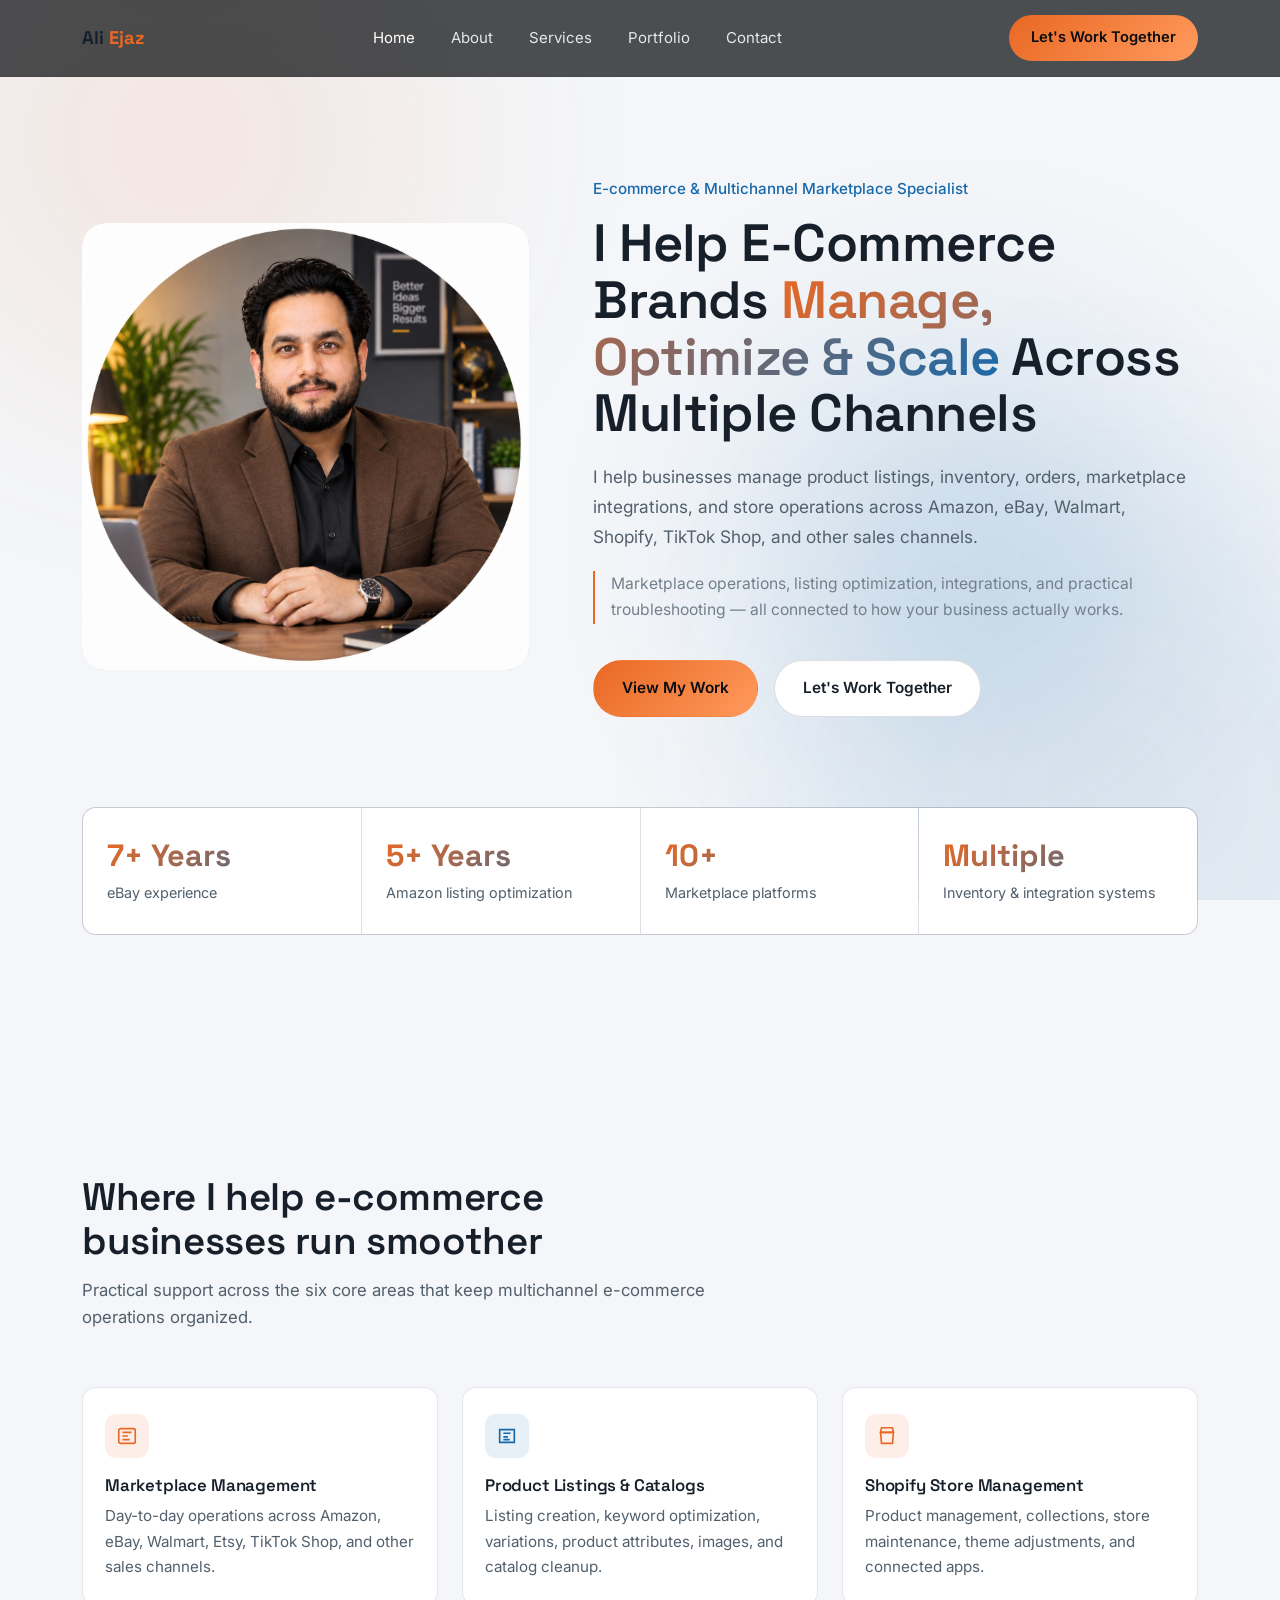
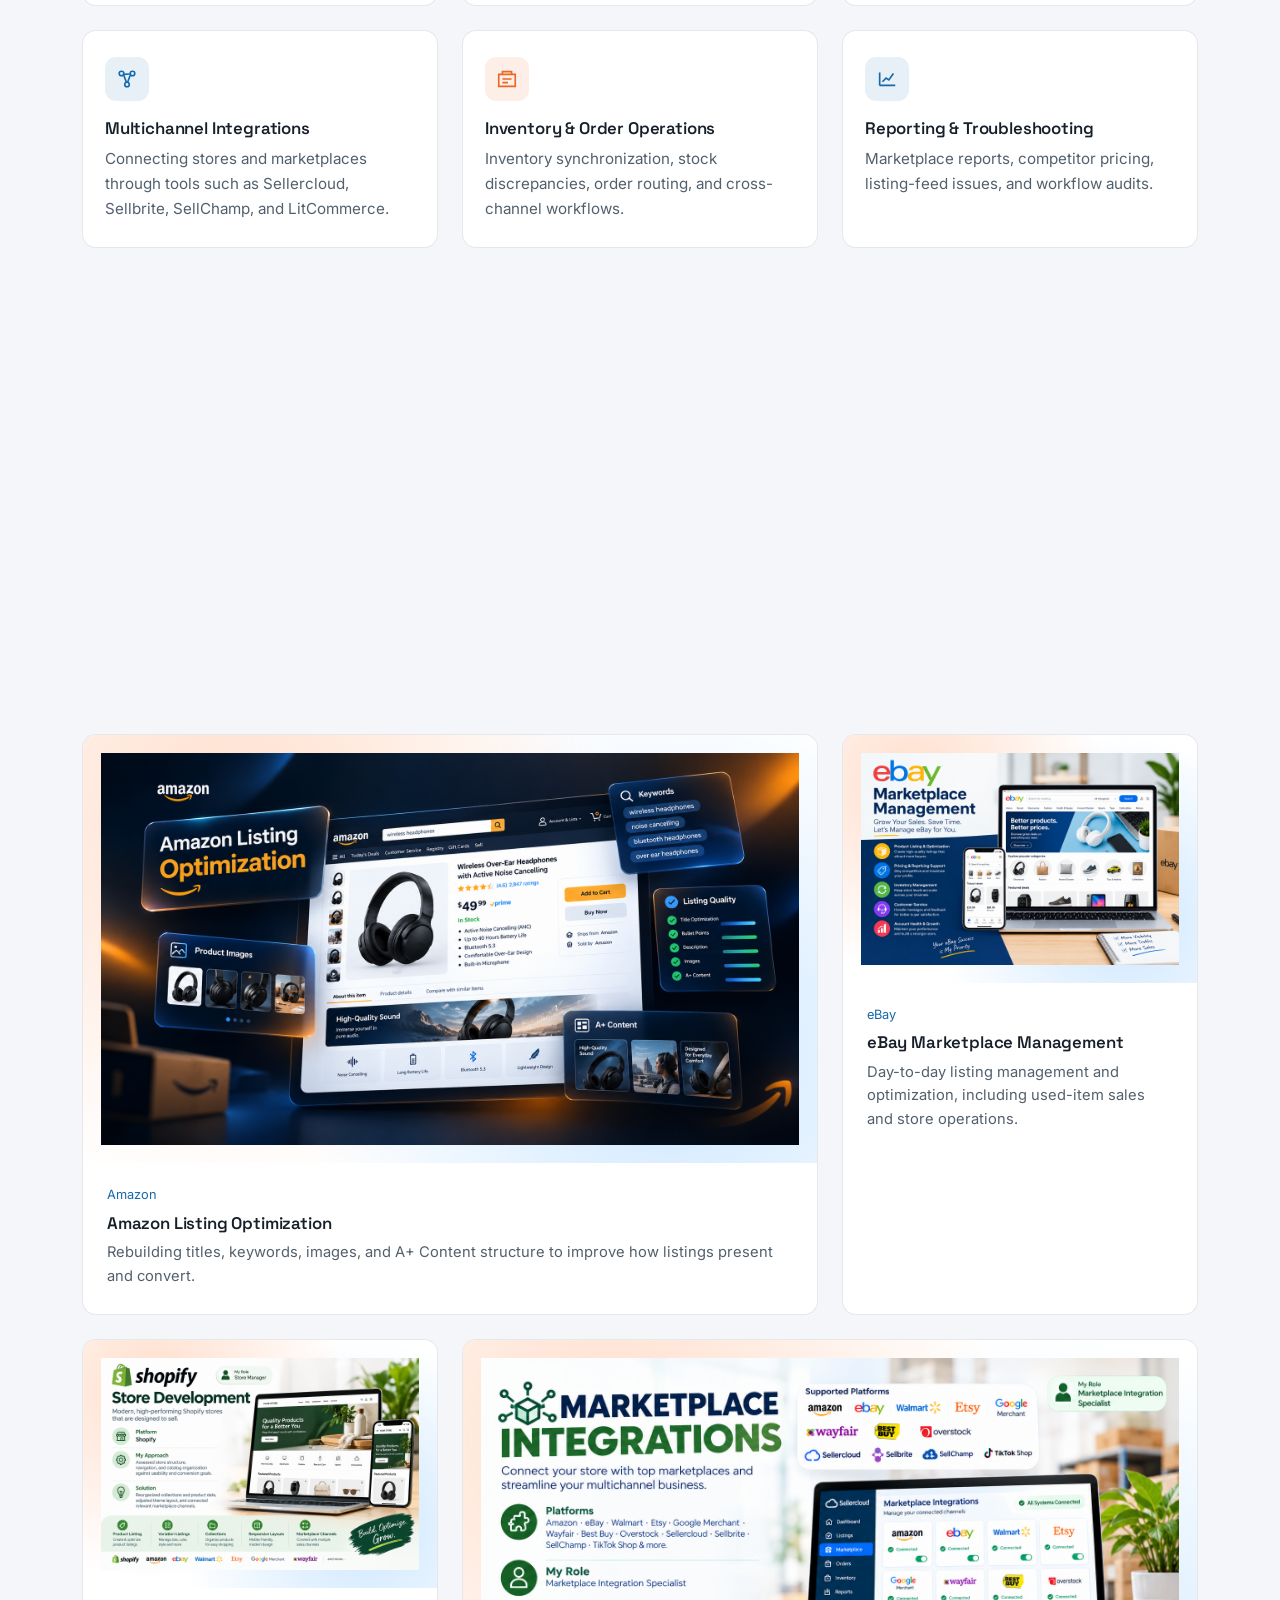
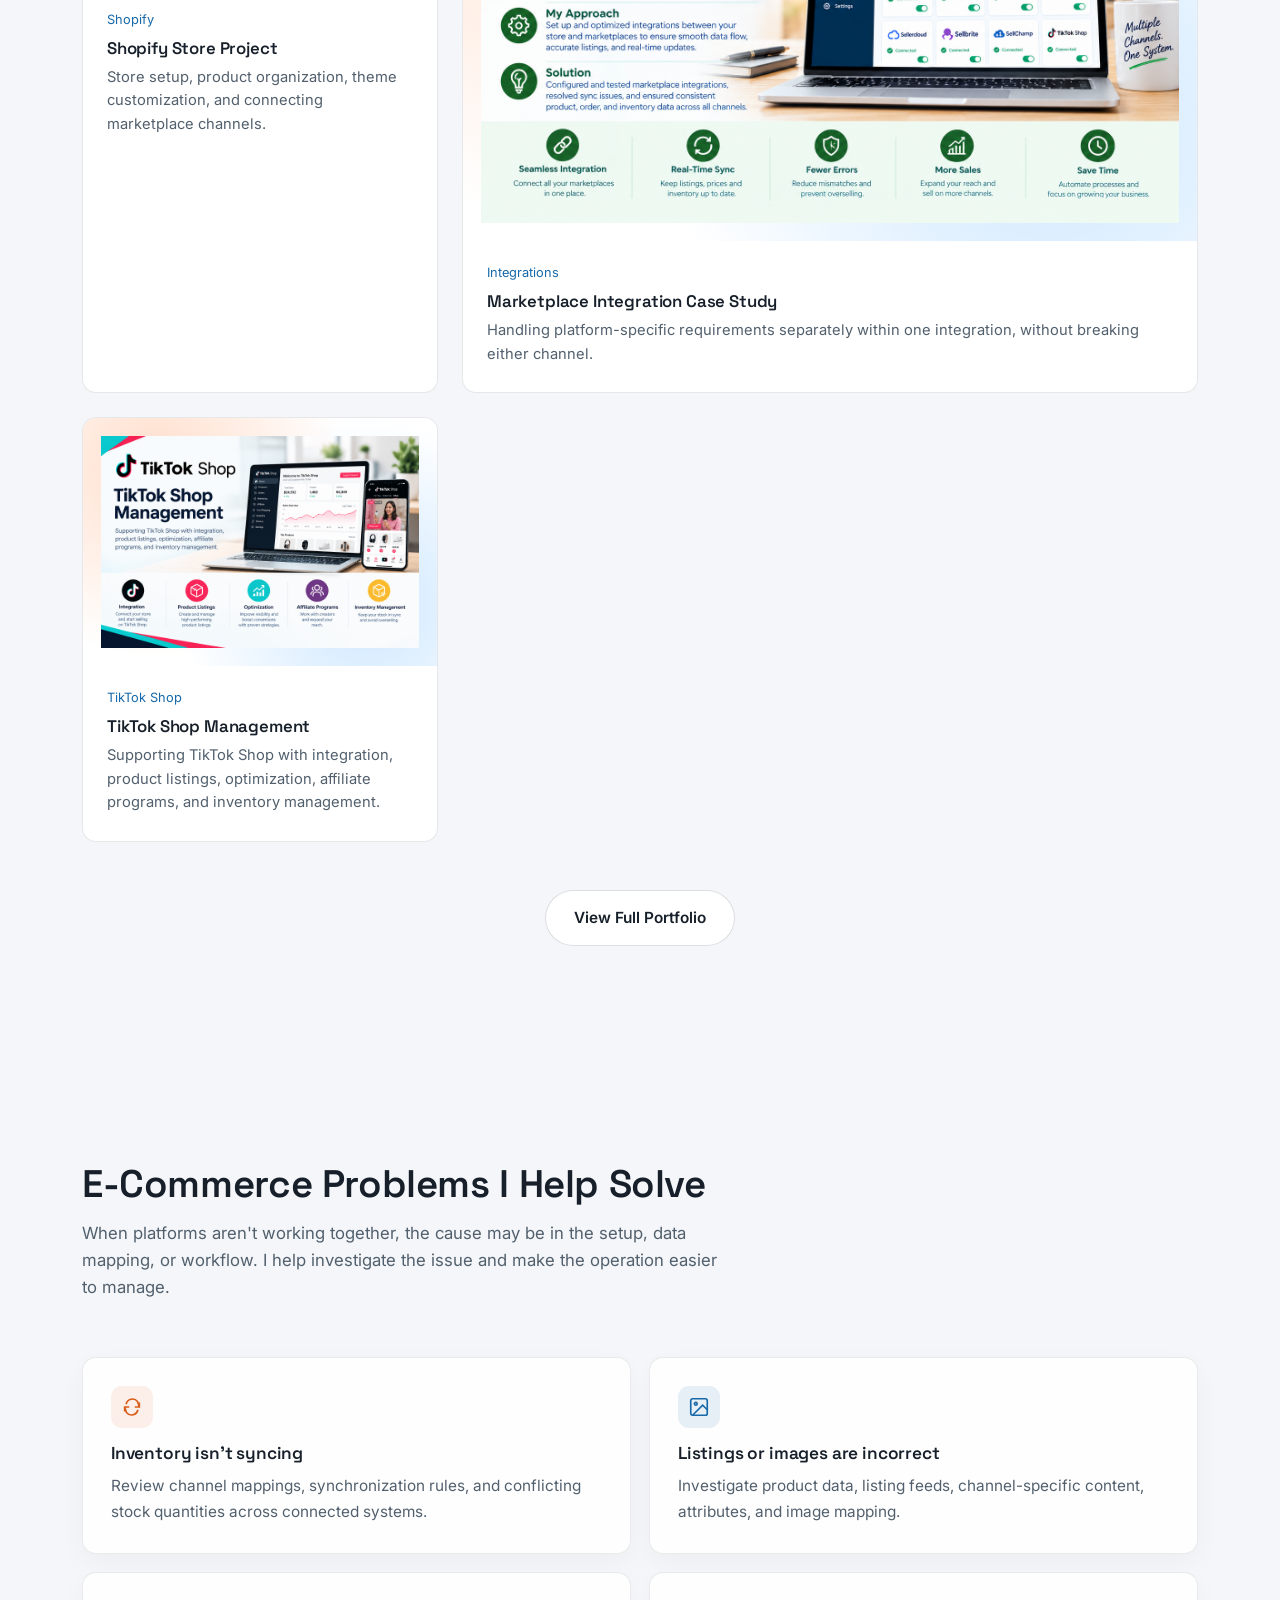
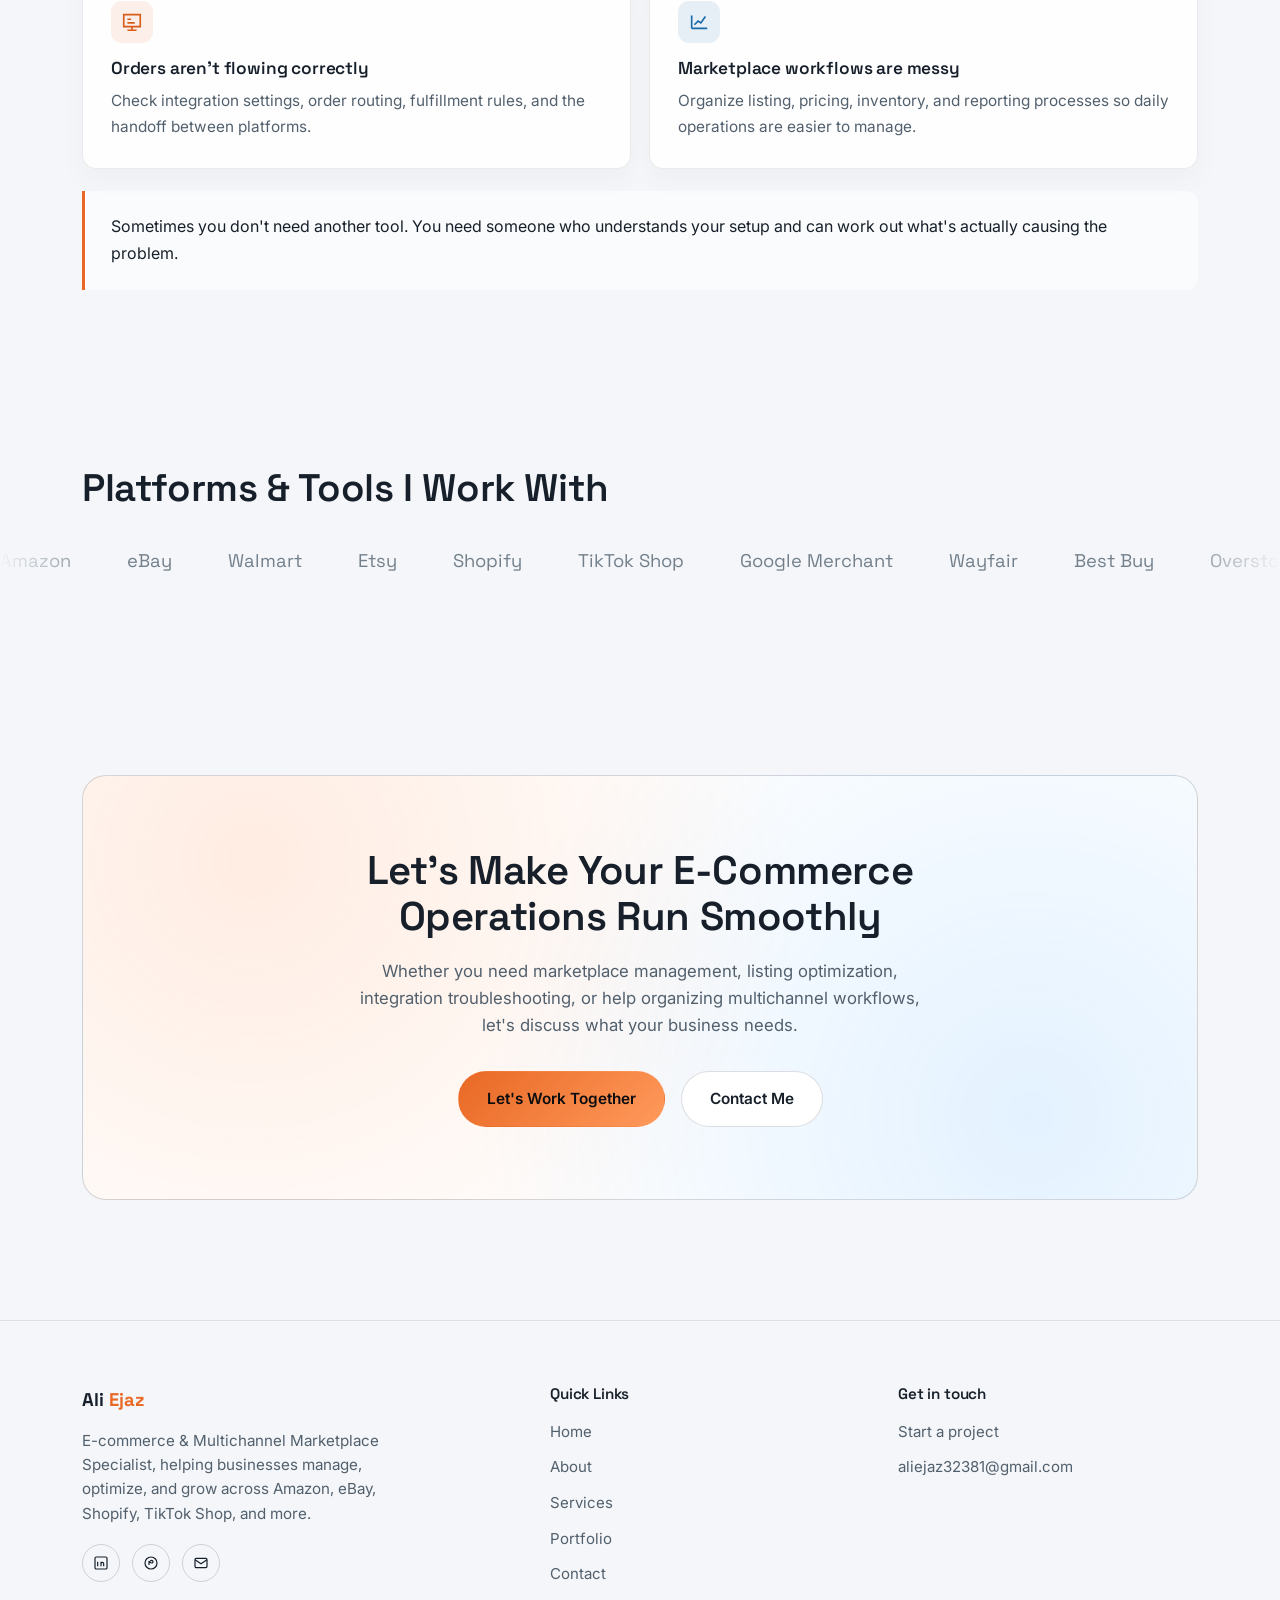
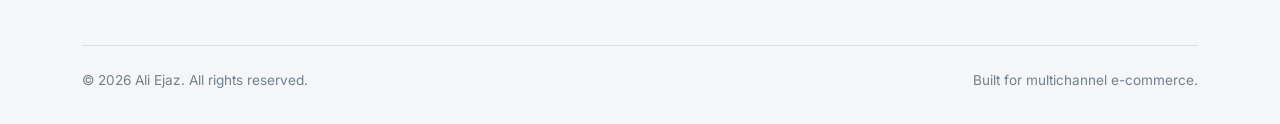
<file: index.html>
<!DOCTYPE html>
<html lang="en">
<head>
<meta charset="UTF-8">
<meta name="viewport" content="width=device-width, initial-scale=1">
<title>Ali Ejaz — E-commerce & Multichannel Marketplace Specialist</title>
<meta name="description" content="Ali Ejaz helps businesses manage, optimize, and grow across Amazon, eBay, Walmart, Etsy, Shopify, TikTok Shop, and more.">
<link rel="stylesheet" href="css/style.css">
<link rel="stylesheet" href="css/home.css">
</head>
<body>

<div class="bg-glow"><span class="g1"></span><span class="g2"></span><span class="g3"></span></div>

<header class="nav">
  <div class="wrap">
    <a href="index.html" class="brand">Ali <span>Ejaz</span></a>
    <nav class="nav-links">
      <a href="index.html" class="active">Home</a>
      <a href="about.html">About</a>
      <a href="services.html">Services</a>
      <a href="portfolio.html">Portfolio</a>
      <a href="contact.html">Contact</a>
    </nav>
    <a href="https://www.upwork.com/freelancers/~01ef8930bdfa332eaa?referrer_url_path=%2Fnx%2Fsearch%2Ftalent%2Fdetails%2F~01ef8930bdfa332eaa%2Fprofile" class="nav-cta" target="_blank" rel="noopener">Let's Work Together</a>
  </div>
</header>

<main>

  <!-- ===================== HERO ===================== -->
  <section class="hero">
    <div class="wrap">
      <div class="hero-photo">
        <img src="assets/profile.jpg" alt="Ali Ejaz">
      </div>
      <div class="hero-content">
        <div class="eyebrow">E-commerce & Multichannel Marketplace Specialist</div>
        <h1>I Help E-Commerce Brands <em>Manage, Optimize & Scale</em> Across Multiple Channels</h1>
        <p class="lede">I help businesses manage product listings, inventory, orders, marketplace integrations, and store operations across Amazon, eBay, Walmart, Shopify, TikTok Shop, and other sales channels.</p>
        <p class="tagline">Marketplace operations, listing optimization, integrations, and practical troubleshooting — all connected to how your business actually works.</p>
        <div class="hero-actions">
          <a href="portfolio.html" class="btn btn-primary">View My Work</a>
          <a href="https://www.upwork.com/freelancers/~01ef8930bdfa332eaa?referrer_url_path=%2Fnx%2Fsearch%2Ftalent%2Fdetails%2F~01ef8930bdfa332eaa%2Fprofile" class="btn btn-secondary" target="_blank" rel="noopener">Let's Work Together</a>
        </div>
      </div>
    </div>
  </section>

  <!-- ===================== STATS ===================== -->
  <section class="stats-section">
    <div class="wrap">
      <div class="stats-grid reveal">
        <div class="stat-card">
          <div class="stat-num"><span data-count="7" data-suffix="+">0</span> Years</div>
          <div class="stat-label">eBay experience</div>
        </div>
        <div class="stat-card">
          <div class="stat-num"><span data-count="5" data-suffix="+">0</span> Years</div>
          <div class="stat-label">Amazon listing optimization</div>
        </div>
        <div class="stat-card">
          <div class="stat-num"><span data-count="10" data-suffix="+">0</span></div>
          <div class="stat-label">Marketplace platforms</div>
        </div>
        <div class="stat-card">
          <div class="stat-num">Multiple</div>
          <div class="stat-label">Inventory & integration systems</div>
        </div>
      </div>
    </div>
  </section>

  <!-- ===================== SERVICES PREVIEW ===================== -->
  <section id="services">
    <div class="wrap">
      <div class="section-head reveal">
        <h2>Where I help e-commerce businesses run smoother</h2>
        <p>Practical support across the six core areas that keep multichannel e-commerce operations organized.</p>
      </div>
      <div class="services-grid reveal-stagger">

        <article class="service-card">
          <div class="service-icon"><svg width="22" height="22" viewBox="0 0 24 24" fill="none" stroke="currentColor" stroke-width="1.8"><rect x="3" y="4" width="18" height="16" rx="2"/><path d="M7 8h10M7 12h6M7 16h8"/></svg></div>
          <h3>Marketplace Management</h3>
          <p>Day-to-day operations across Amazon, eBay, Walmart, Etsy, TikTok Shop, and other sales channels.</p>
        </article>

        <article class="service-card">
          <div class="service-icon"><svg width="22" height="22" viewBox="0 0 24 24" fill="none" stroke="currentColor" stroke-width="1.8"><path d="M4 5h16v14H4z"/><path d="M8 9h8M8 13h5M8 16h7"/></svg></div>
          <h3>Product Listings & Catalogs</h3>
          <p>Listing creation, keyword optimization, variations, product attributes, images, and catalog cleanup.</p>
        </article>

        <article class="service-card">
          <div class="service-icon"><svg width="22" height="22" viewBox="0 0 24 24" fill="none" stroke="currentColor" stroke-width="1.8"><path d="M6 3h12l1 5H5l1-5z"/><path d="M5 8h14l-1 12H6L5 8z"/></svg></div>
          <h3>Shopify Store Management</h3>
          <p>Product management, collections, store maintenance, theme adjustments, and connected apps.</p>
        </article>

        <article class="service-card">
          <div class="service-icon"><svg width="22" height="22" viewBox="0 0 24 24" fill="none" stroke="currentColor" stroke-width="1.8"><circle cx="6" cy="6" r="2.5"/><circle cx="18" cy="6" r="2.5"/><circle cx="12" cy="18" r="2.5"/><path d="M8 7l7-.5M8.5 8l3 8M15.5 8l-3 8"/></svg></div>
          <h3>Multichannel Integrations</h3>
          <p>Connecting stores and marketplaces through tools such as Sellercloud, Sellbrite, SellChamp, and LitCommerce.</p>
        </article>

        <article class="service-card">
          <div class="service-icon"><svg width="22" height="22" viewBox="0 0 24 24" fill="none" stroke="currentColor" stroke-width="1.8"><path d="M3 7h18v13H3z"/><path d="M7 7V4h10v3M7 12h10M7 16h6"/></svg></div>
          <h3>Inventory & Order Operations</h3>
          <p>Inventory synchronization, stock discrepancies, order routing, and cross-channel workflows.</p>
        </article>

        <article class="service-card">
          <div class="service-icon"><svg width="22" height="22" viewBox="0 0 24 24" fill="none" stroke="currentColor" stroke-width="1.8"><path d="M4 19V5M4 19h17"/><path d="m7 15 4-4 3 2 5-7"/></svg></div>
          <h3>Reporting & Troubleshooting</h3>
          <p>Marketplace reports, competitor pricing, listing-feed issues, and workflow audits.</p>
        </article>

      </div>
      <div class="section-foot reveal">
        <a href="services.html" class="btn btn-secondary">View All Services</a>
      </div>
    </div>
  </section>

  <!-- ===================== FEATURED WORK ===================== -->
  <section id="work">
    <div class="wrap">
      <div class="section-head reveal">
        <h2>Selected work across channels</h2>
        <p>A look at how listings, stores, inventory, and integrations get built and improved.</p>
      </div>
      <div class="work-grid reveal-stagger">

        <div class="work-card">
          <div class="work-visual">
    <img src="assets/portfolio/amazon-listing.png"
         alt="Amazon Listing Optimization">
</div>
          <div class="work-body">
            <span class="work-tag">Amazon</span>
            <h3>Amazon Listing Optimization</h3>
            <p>Rebuilding titles, keywords, images, and A+ Content structure to improve how listings present and convert.</p>
          </div>
        </div>

        <div class="work-card">
          <div class="work-visual">
  <img src="assets/portfolio/ebay-management.png"
       alt="eBay Marketplace Management">
</div>
          <div class="work-body">
            <span class="work-tag">eBay</span>
            <h3>eBay Marketplace Management</h3>
            <p>Day-to-day listing management and optimization, including used-item sales and store operations.</p>
          </div>
        </div>

        <div class="work-card">
          <div class="work-visual">
  <img src="assets/portfolio/shopify-store-development.png"
       alt="Shopify Store Development">
</div>
          <div class="work-body">
            <span class="work-tag">Shopify</span>
            <h3>Shopify Store Project</h3>
            <p>Store setup, product organization, theme customization, and connecting marketplace channels.</p>
          </div>
        </div>

        <div class="work-card">
  <div class="work-visual">
    <img src="assets/portfolio/marketplace-integrations.png"
         alt="Marketplace Integrations">
  </div>
  <div class="work-body">
    <span class="work-tag">Integrations</span>
    <h3>Marketplace Integration Case Study</h3>
    <p>Handling platform-specific requirements separately within one integration, without breaking either channel.</p>
  </div>
</div>

        <div class="work-card">
  <div class="work-visual">
    <img src="assets/portfolio/tiktok-shop-management.png"
         alt="TikTok Shop Management">
  </div>
  <div class="work-body">
    <span class="work-tag">TikTok Shop</span>
    <h3>TikTok Shop Management</h3>
    <p>Supporting TikTok Shop with integration, product listings, optimization, affiliate programs, and inventory management.</p>
  </div>
</div>

      </div>
      <div class="section-foot reveal">
        <a href="portfolio.html" class="btn btn-secondary">View Full Portfolio</a>
      </div>
    </div>
  </section>

  <!-- ===================== PROBLEMS I SOLVE ===================== -->
  <section id="problems" class="problems-section">
    <div class="wrap">
      <div class="section-head reveal">
        <h2>E-Commerce Problems I Help Solve</h2>
        <p>When platforms aren't working together, the cause may be in the setup, data mapping, or workflow. I help investigate the issue and make the operation easier to manage.</p>
      </div>
      <div class="problems-grid reveal-stagger">
        <article class="problem-card">
          <div class="problem-icon"><svg width="22" height="22" viewBox="0 0 24 24" fill="none" stroke="currentColor" stroke-width="1.8"><path d="M20 7v5h-5"/><path d="M4 17v-5h5"/><path d="M5.6 9A7 7 0 0 1 18 6l2 6M4 12l2 6a7 7 0 0 0 12.4-3"/></svg></div>
          <h3>Inventory isn't syncing</h3>
          <p>Review channel mappings, synchronization rules, and conflicting stock quantities across connected systems.</p>
        </article>
        <article class="problem-card">
          <div class="problem-icon"><svg width="22" height="22" viewBox="0 0 24 24" fill="none" stroke="currentColor" stroke-width="1.8"><rect x="3" y="3" width="18" height="18" rx="2"/><circle cx="8.5" cy="8.5" r="1.5"/><path d="m21 15-5-5L5 21"/></svg></div>
          <h3>Listings or images are incorrect</h3>
          <p>Investigate product data, listing feeds, channel-specific content, attributes, and image mapping.</p>
        </article>
        <article class="problem-card">
          <div class="problem-icon"><svg width="22" height="22" viewBox="0 0 24 24" fill="none" stroke="currentColor" stroke-width="1.8"><path d="M3 4h18v13H3z"/><path d="M7 21h10M12 17v4M7 9h4M7 13h8"/></svg></div>
          <h3>Orders aren't flowing correctly</h3>
          <p>Check integration settings, order routing, fulfillment rules, and the handoff between platforms.</p>
        </article>
        <article class="problem-card">
          <div class="problem-icon"><svg width="22" height="22" viewBox="0 0 24 24" fill="none" stroke="currentColor" stroke-width="1.8"><path d="M4 19V5M4 19h17"/><path d="m7 15 4-4 3 2 5-7"/></svg></div>
          <h3>Marketplace workflows are messy</h3>
          <p>Organize listing, pricing, inventory, and reporting processes so daily operations are easier to manage.</p>
        </article>
      </div>
      <div class="problem-note reveal">
        <p>Sometimes you don't need another tool. You need someone who understands your setup and can work out what's actually causing the problem.</p>
      </div>
    </div>
  </section>

  <!-- ===================== PLATFORMS MARQUEE ===================== -->
  <section class="marquee-section">
    <div class="wrap">
      <div class="section-head reveal" style="margin-bottom:36px;">
        <h2>Platforms & Tools I Work With</h2>
      </div>
    </div>
    <div class="marquee-wrap reveal">
      <div class="marquee-track">
        <span>Amazon</span><span>eBay</span><span>Walmart</span><span>Etsy</span><span>Shopify</span>
        <span>TikTok Shop</span><span>Google Merchant</span><span>Wayfair</span><span>Best Buy</span>
        <span>Overstock</span><span>Sellercloud</span><span>Sellbrite</span><span>SellChamp</span>
        <span>SureDone</span><span>LitCommerce</span>
        <span>Amazon</span><span>eBay</span><span>Walmart</span><span>Etsy</span><span>Shopify</span>
        <span>TikTok Shop</span><span>Google Merchant</span><span>Wayfair</span><span>Best Buy</span>
        <span>Overstock</span><span>Sellercloud</span><span>Sellbrite</span><span>SellChamp</span>
        <span>SureDone</span><span>LitCommerce</span>
      </div>
    </div>
  </section>

  <!-- ===================== CLOSING CTA ===================== -->
  <section id="contact-cta">
    <div class="wrap">
      <div class="closing-cta reveal">
        <h2>Let’s Make Your E-Commerce Operations Run Smoothly</h2>
        <p>Whether you need marketplace management, listing optimization, integration troubleshooting, or help organizing multichannel workflows, let's discuss what your business needs.</p>
        <div class="closing-actions">
          <a href="https://www.upwork.com/freelancers/~01ef8930bdfa332eaa?referrer_url_path=%2Fnx%2Fsearch%2Ftalent%2Fdetails%2F~01ef8930bdfa332eaa%2Fprofile" class="btn btn-primary" target="_blank" rel="noopener">Let's Work Together</a>
          <a href="mailto:aliejaz32381@gmail.com" class="btn btn-secondary">Contact Me</a>
        </div>
      </div>
    </div>
  </section>

</main>

<footer class="site-footer">
  <div class="wrap">
    <div class="footer-grid">
      <div>
        <a href="index.html" class="brand">Ali <span>Ejaz</span></a>
        <p class="footer-desc">E-commerce & Multichannel Marketplace Specialist, helping businesses manage, optimize, and grow across Amazon, eBay, Shopify, TikTok Shop, and more.</p>
        <div class="social-row">
          <a href="https://www.linkedin.com/in/ali-ejaz-67152a319/" target="_blank" rel="noopener" aria-label="LinkedIn"><svg width="16" height="16" viewBox="0 0 24 24" fill="none" stroke="currentColor" stroke-width="1.8"><rect x="3" y="3" width="18" height="18" rx="2"/><path d="M7 10v7M7 7v.01M12 17v-4a2 2 0 012-2v0a2 2 0 012 2v4M12 17v-7"/></svg></a>
          <a href="https://www.upwork.com/freelancers/~01ef8930bdfa332eaa?referrer_url_path=%2Fnx%2Fsearch%2Ftalent%2Fdetails%2F~01ef8930bdfa332eaa%2Fprofile" target="_blank" rel="noopener" aria-label="Upwork"><svg width="16" height="16" viewBox="0 0 24 24" fill="none" stroke="currentColor" stroke-width="1.8"><circle cx="12" cy="12" r="9"/><path d="M9 15V9M9 9c1 2 2.5 3 4 3s2-1 2-2-1-2-2-2-1.5.5-2 1.5"/></svg></a>
          <a href="mailto:aliejaz32381@gmail.com" aria-label="Email"><svg width="16" height="16" viewBox="0 0 24 24" fill="none" stroke="currentColor" stroke-width="1.8"><rect x="3" y="5" width="18" height="14" rx="2"/><path d="M3 7l9 6 9-6"/></svg></a>
        </div>
      </div>
      <div class="footer-col">
        <h4>Quick Links</h4>
        <ul>
          <li><a href="index.html">Home</a></li>
          <li><a href="about.html">About</a></li>
          <li><a href="services.html">Services</a></li>
          <li><a href="portfolio.html">Portfolio</a></li>
          <li><a href="contact.html">Contact</a></li>
        </ul>
      </div>
      <div class="footer-col">
        <h4>Get in touch</h4>
        <ul>
          <li><a href="contact.html">Start a project</a></li>
          <li><a href="mailto:aliejaz32381@gmail.com">aliejaz32381@gmail.com</a></li>
        </ul>
      </div>
    </div>
    <div class="footer-bottom">
      <span>© 2026 Ali Ejaz. All rights reserved.</span>
      <span>Built for multichannel e-commerce.</span>
    </div>
  </div>
</footer>

<script src="js/main.js"></script>
</body>
</html>
</file>
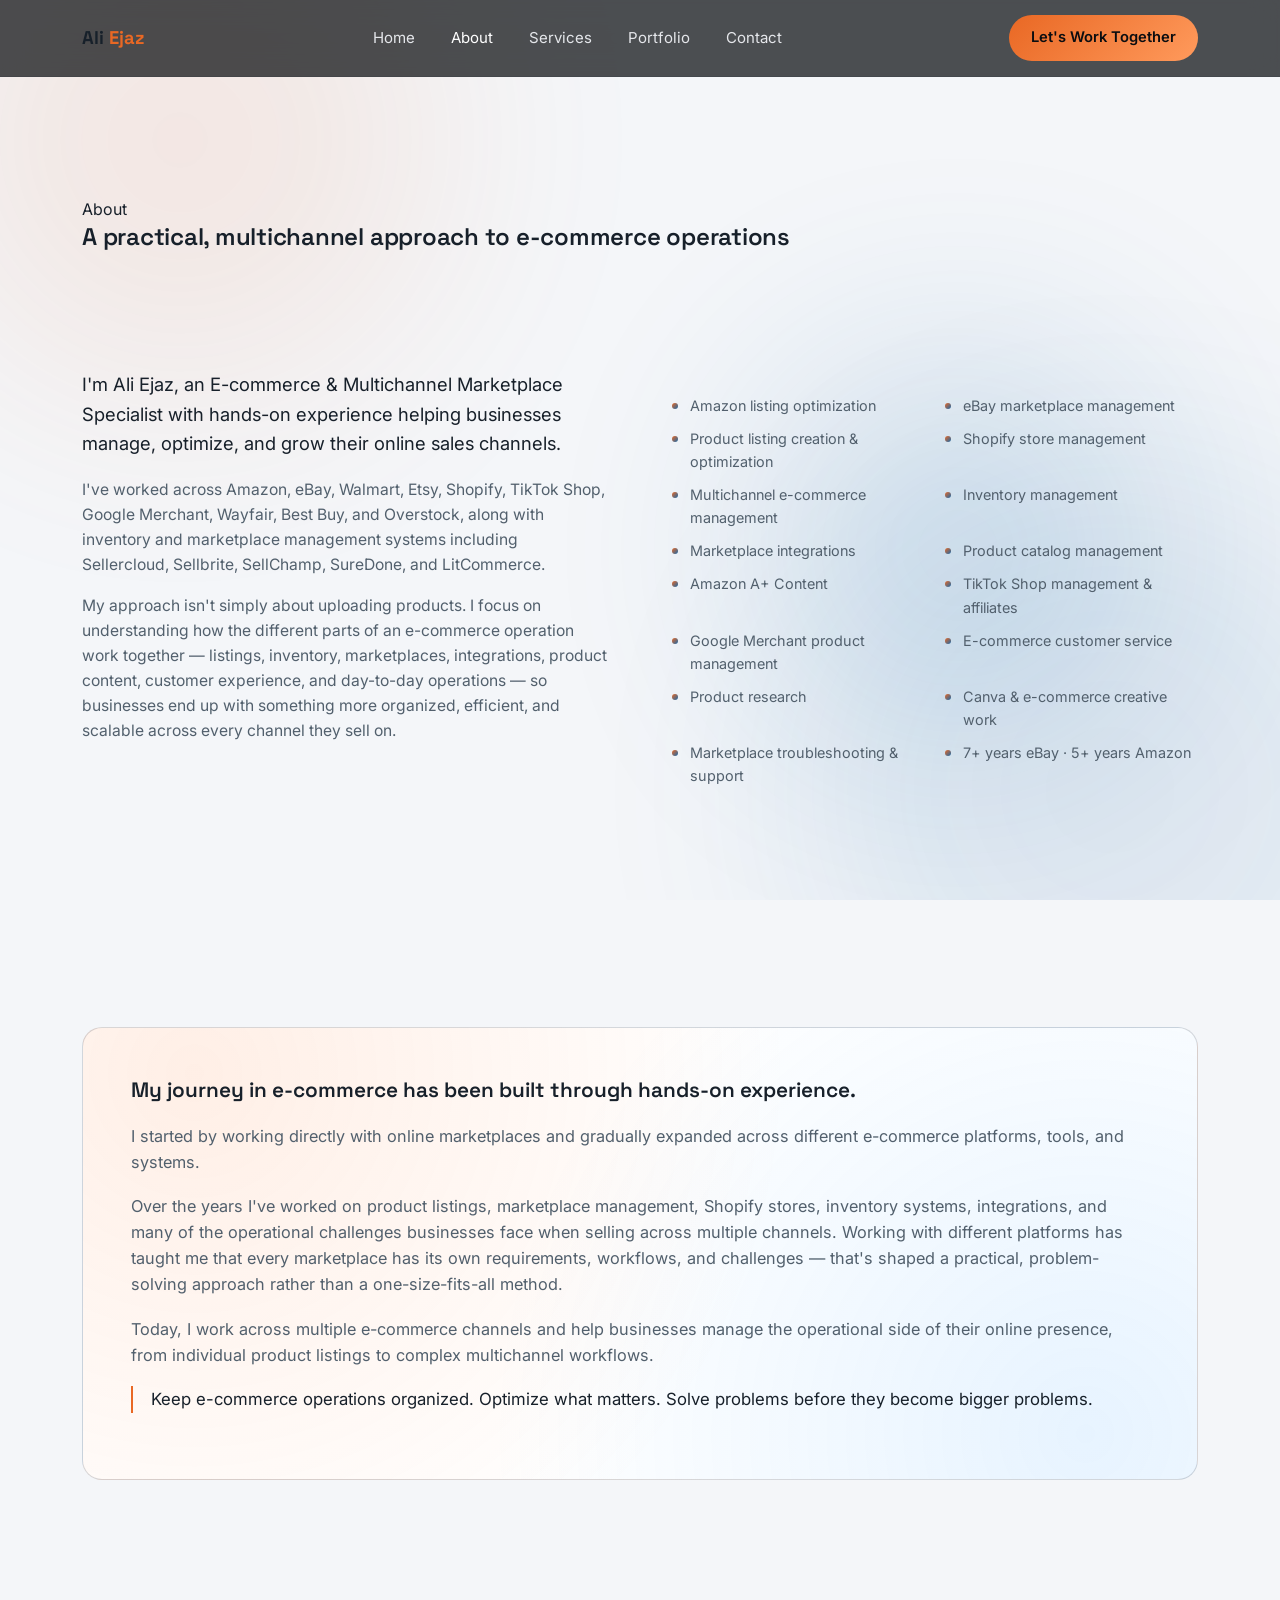
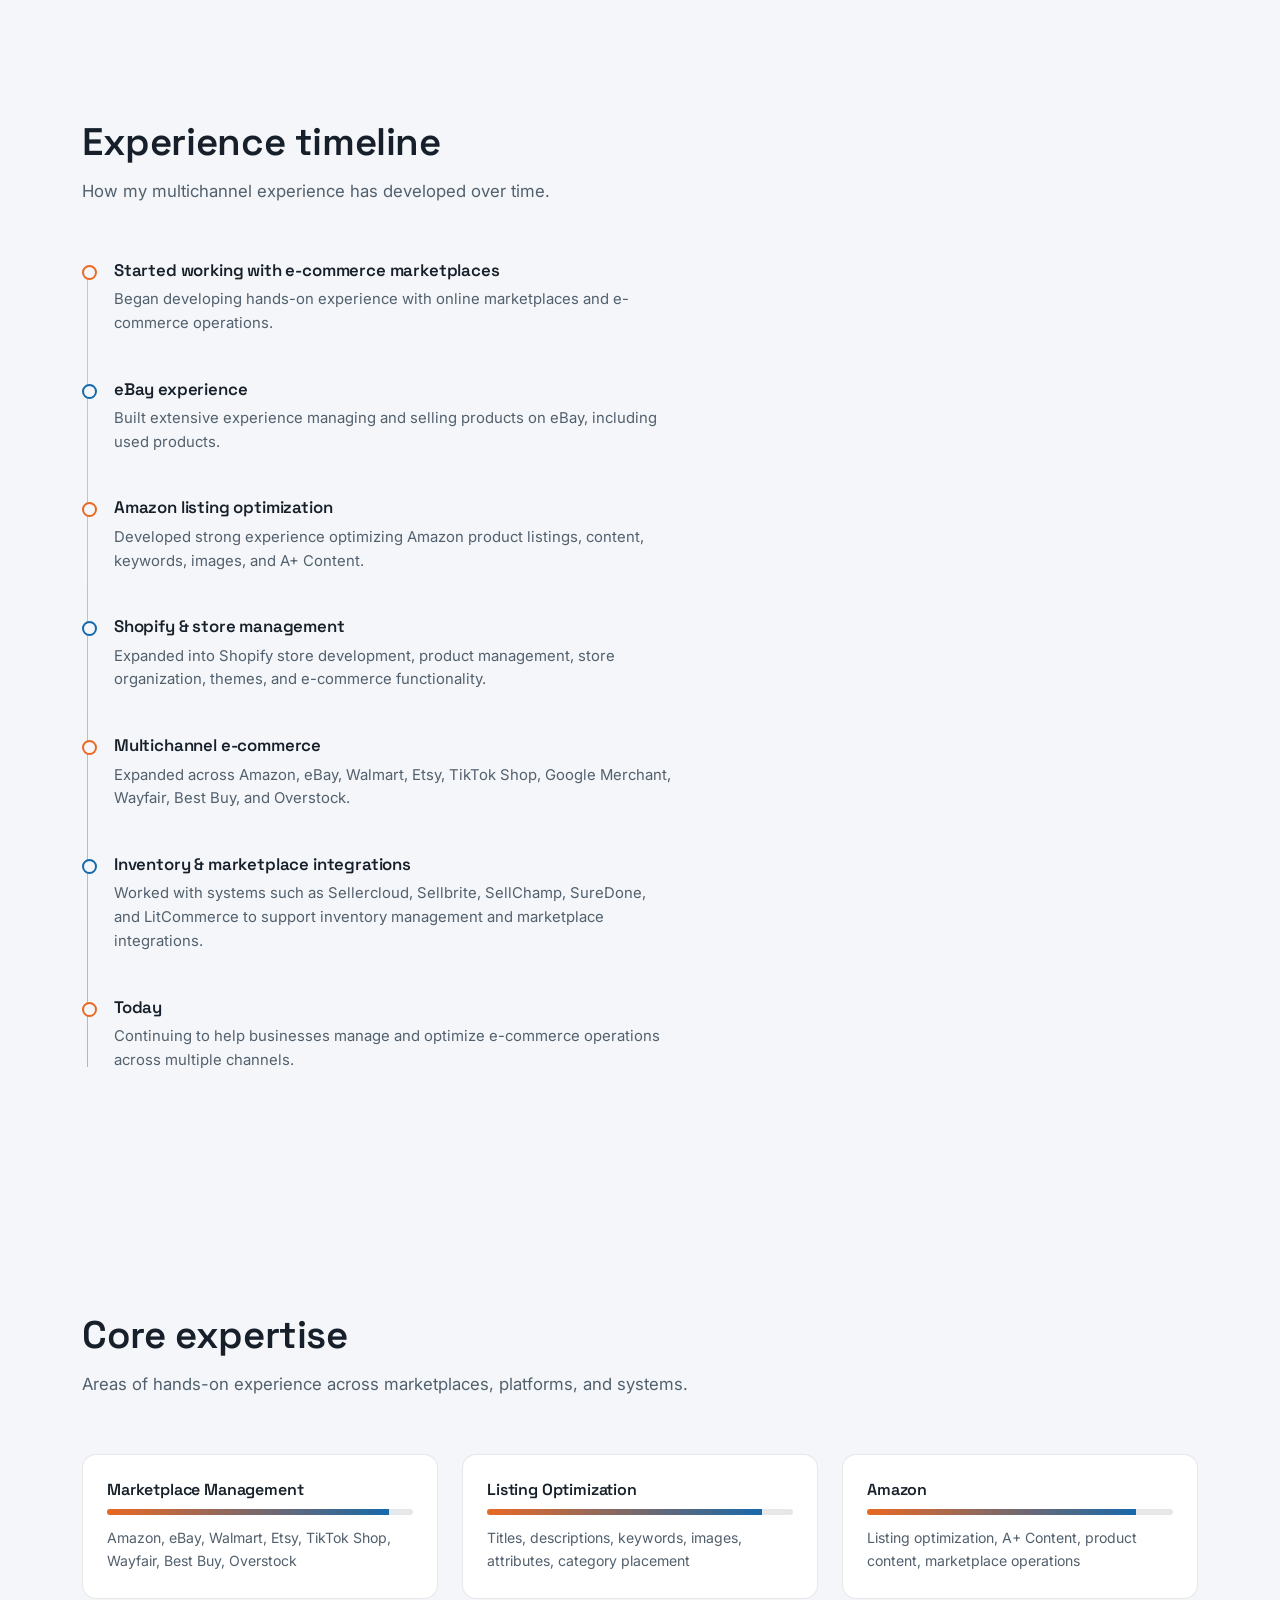
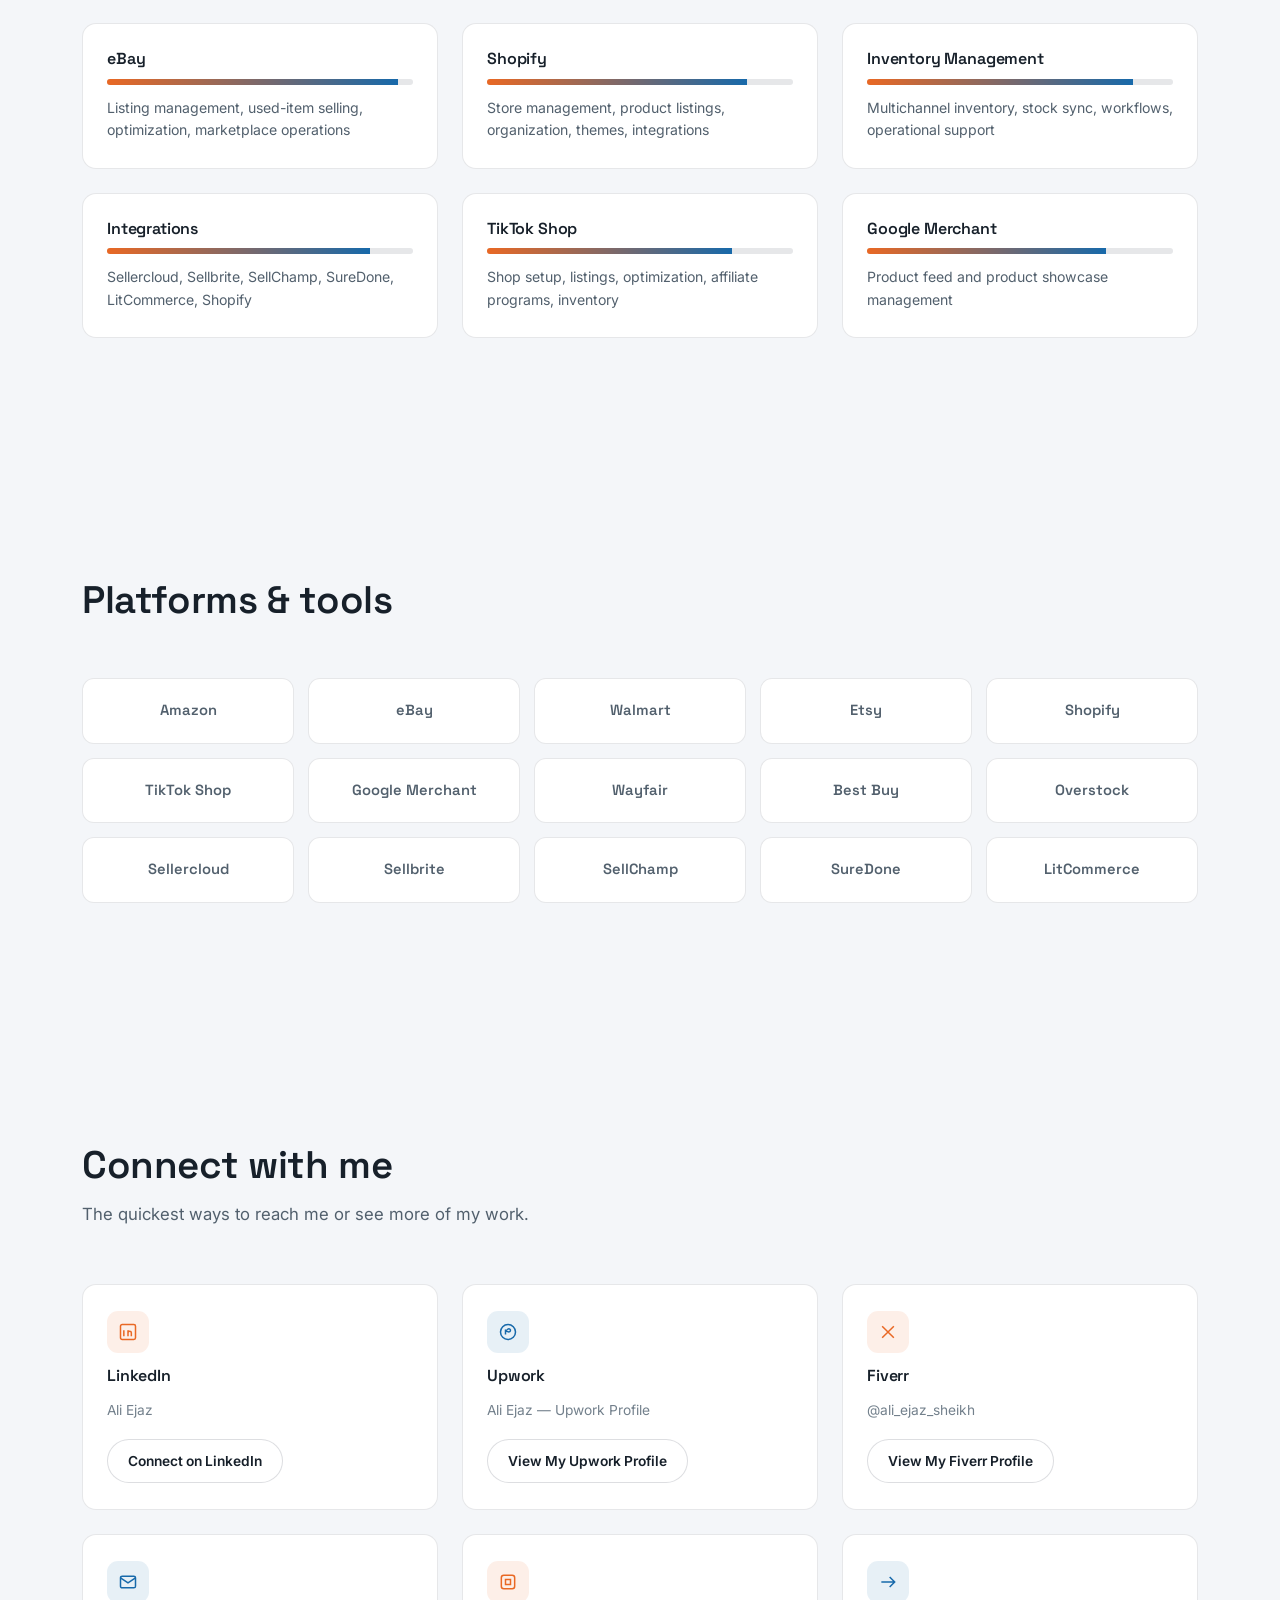
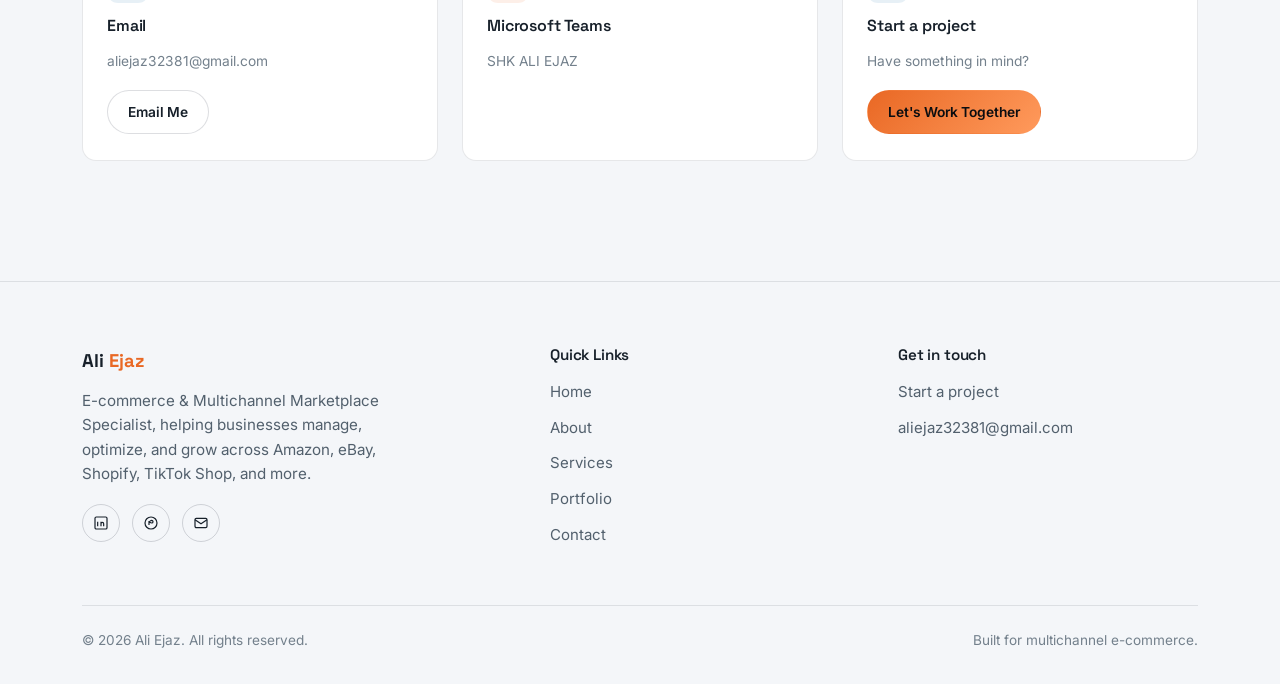
<file: about.html>
<!DOCTYPE html>
<html lang="en">
<head>
<meta charset="UTF-8">
<meta name="viewport" content="width=device-width, initial-scale=1">
<title>About — Ali Ejaz</title>
<meta name="description" content="Ali Ejaz, E-commerce & Multichannel Marketplace Specialist — background, experience timeline, expertise, and how to connect.">
<link rel="stylesheet" href="css/style.css">
<link rel="stylesheet" href="css/about.css">
</head>
<body>

<div class="bg-glow"><span class="g1"></span><span class="g2"></span><span class="g3"></span></div>

<header class="nav">
  <div class="wrap">
    <a href="index.html" class="brand">Ali <span>Ejaz</span></a>
    <nav class="nav-links">
      <a href="index.html">Home</a>
      <a href="about.html" class="active">About</a>
      <a href="services.html">Services</a>
      <a href="portfolio.html">Portfolio</a>
      <a href="contact.html">Contact</a>
    </nav>
    <a href="https://www.upwork.com/freelancers/~01ef8930bdfa332eaa?referrer_url_path=%2Fnx%2Fsearch%2Ftalent%2Fdetails%2F~01ef8930bdfa332eaa%2Fprofile" class="nav-cta" target="_blank" rel="noopener">Let's Work Together</a>
  </div>
</header>

<main>

  <section class="page-header">
    <div class="wrap">
      <div class="eyebrow reveal">About</div>
      <h1 class="reveal">A practical, multichannel approach to e-commerce operations</h1>
    </div>
  </section>

  <!-- ===================== INTRO ===================== -->
  <section class="about-intro">
    <div class="wrap">
      <div class="reveal">
        <p class="lede">I'm Ali Ejaz, an E-commerce & Multichannel Marketplace Specialist with hands-on experience helping businesses manage, optimize, and grow their online sales channels.</p>
        <p>I've worked across Amazon, eBay, Walmart, Etsy, Shopify, TikTok Shop, Google Merchant, Wayfair, Best Buy, and Overstock, along with inventory and marketplace management systems including Sellercloud, Sellbrite, SellChamp, SureDone, and LitCommerce.</p>
        <p>My approach isn't simply about uploading products. I focus on understanding how the different parts of an e-commerce operation work together — listings, inventory, marketplaces, integrations, product content, customer experience, and day-to-day operations — so businesses end up with something more organized, efficient, and scalable across every channel they sell on.</p>
      </div>
      <div class="reveal">
        <ul class="about-list">
          <li>Amazon listing optimization</li>
          <li>eBay marketplace management</li>
          <li>Product listing creation & optimization</li>
          <li>Shopify store management</li>
          <li>Multichannel e-commerce management</li>
          <li>Inventory management</li>
          <li>Marketplace integrations</li>
          <li>Product catalog management</li>
          <li>Amazon A+ Content</li>
          <li>TikTok Shop management & affiliates</li>
          <li>Google Merchant product management</li>
          <li>E-commerce customer service</li>
          <li>Product research</li>
          <li>Canva & e-commerce creative work</li>
          <li>Marketplace troubleshooting & support</li>
          <li>7+ years eBay · 5+ years Amazon</li>
        </ul>
      </div>
    </div>
  </section>

  <!-- ===================== PERSONAL STORY ===================== -->
  <section>
    <div class="wrap">
      <div class="story-card reveal">
        <p class="pull">My journey in e-commerce has been built through hands-on experience.</p>
        <p>I started by working directly with online marketplaces and gradually expanded across different e-commerce platforms, tools, and systems.</p>
        <p>Over the years I've worked on product listings, marketplace management, Shopify stores, inventory systems, integrations, and many of the operational challenges businesses face when selling across multiple channels. Working with different platforms has taught me that every marketplace has its own requirements, workflows, and challenges — that's shaped a practical, problem-solving approach rather than a one-size-fits-all method.</p>
        <p>Today, I work across multiple e-commerce channels and help businesses manage the operational side of their online presence, from individual product listings to complex multichannel workflows.</p>
        <p class="focus">Keep e-commerce operations organized. Optimize what matters. Solve problems before they become bigger problems.</p>
      </div>
    </div>
  </section>

  <!-- ===================== TIMELINE ===================== -->
  <section>
    <div class="wrap">
      <div class="section-head reveal">
        <h2>Experience timeline</h2>
        <p>How my multichannel experience has developed over time.</p>
      </div>
      <div class="timeline reveal-stagger">
        <div class="timeline-item">
          <h3>Started working with e-commerce marketplaces</h3>
          <p>Began developing hands-on experience with online marketplaces and e-commerce operations.</p>
        </div>
        <div class="timeline-item">
          <h3>eBay experience</h3>
          <p>Built extensive experience managing and selling products on eBay, including used products.</p>
        </div>
        <div class="timeline-item">
          <h3>Amazon listing optimization</h3>
          <p>Developed strong experience optimizing Amazon product listings, content, keywords, images, and A+ Content.</p>
        </div>
        <div class="timeline-item">
          <h3>Shopify & store management</h3>
          <p>Expanded into Shopify store development, product management, store organization, themes, and e-commerce functionality.</p>
        </div>
        <div class="timeline-item">
          <h3>Multichannel e-commerce</h3>
          <p>Expanded across Amazon, eBay, Walmart, Etsy, TikTok Shop, Google Merchant, Wayfair, Best Buy, and Overstock.</p>
        </div>
        <div class="timeline-item">
          <h3>Inventory & marketplace integrations</h3>
          <p>Worked with systems such as Sellercloud, Sellbrite, SellChamp, SureDone, and LitCommerce to support inventory management and marketplace integrations.</p>
        </div>
        <div class="timeline-item">
          <h3>Today</h3>
          <p>Continuing to help businesses manage and optimize e-commerce operations across multiple channels.</p>
        </div>
      </div>
    </div>
  </section>

  <!-- ===================== EXPERTISE ===================== -->
  <section>
    <div class="wrap">
      <div class="section-head reveal">
        <h2>Core expertise</h2>
        <p>Areas of hands-on experience across marketplaces, platforms, and systems.</p>
      </div>
      <div class="expertise-grid">

        <div class="expertise-card" style="--fill:92%">
          <h3>Marketplace Management</h3>
          <div class="expertise-bar"><span></span></div>
          <p>Amazon, eBay, Walmart, Etsy, TikTok Shop, Wayfair, Best Buy, Overstock</p>
        </div>

        <div class="expertise-card" style="--fill:90%">
          <h3>Listing Optimization</h3>
          <div class="expertise-bar"><span></span></div>
          <p>Titles, descriptions, keywords, images, attributes, category placement</p>
        </div>

        <div class="expertise-card" style="--fill:88%">
          <h3>Amazon</h3>
          <div class="expertise-bar"><span></span></div>
          <p>Listing optimization, A+ Content, product content, marketplace operations</p>
        </div>

        <div class="expertise-card" style="--fill:95%">
          <h3>eBay</h3>
          <div class="expertise-bar"><span></span></div>
          <p>Listing management, used-item selling, optimization, marketplace operations</p>
        </div>

        <div class="expertise-card" style="--fill:85%">
          <h3>Shopify</h3>
          <div class="expertise-bar"><span></span></div>
          <p>Store management, product listings, organization, themes, integrations</p>
        </div>

        <div class="expertise-card" style="--fill:87%">
          <h3>Inventory Management</h3>
          <div class="expertise-bar"><span></span></div>
          <p>Multichannel inventory, stock sync, workflows, operational support</p>
        </div>

        <div class="expertise-card" style="--fill:86%">
          <h3>Integrations</h3>
          <div class="expertise-bar"><span></span></div>
          <p>Sellercloud, Sellbrite, SellChamp, SureDone, LitCommerce, Shopify</p>
        </div>

        <div class="expertise-card" style="--fill:80%">
          <h3>TikTok Shop</h3>
          <div class="expertise-bar"><span></span></div>
          <p>Shop setup, listings, optimization, affiliate programs, inventory</p>
        </div>

        <div class="expertise-card" style="--fill:78%">
          <h3>Google Merchant</h3>
          <div class="expertise-bar"><span></span></div>
          <p>Product feed and product showcase management</p>
        </div>

      </div>
    </div>
  </section>

  <!-- ===================== PLATFORMS ===================== -->
  <section>
    <div class="wrap">
      <div class="section-head reveal">
        <h2>Platforms & tools</h2>
      </div>
      <div class="platform-grid reveal-stagger">
        <div class="platform-chip">Amazon</div>
        <div class="platform-chip">eBay</div>
        <div class="platform-chip">Walmart</div>
        <div class="platform-chip">Etsy</div>
        <div class="platform-chip">Shopify</div>
        <div class="platform-chip">TikTok Shop</div>
        <div class="platform-chip">Google Merchant</div>
        <div class="platform-chip">Wayfair</div>
        <div class="platform-chip">Best Buy</div>
        <div class="platform-chip">Overstock</div>
        <div class="platform-chip">Sellercloud</div>
        <div class="platform-chip">Sellbrite</div>
        <div class="platform-chip">SellChamp</div>
        <div class="platform-chip">SureDone</div>
        <div class="platform-chip">LitCommerce</div>
      </div>
    </div>
  </section>

  <!-- ===================== CONNECT ===================== -->
  <section>
    <div class="wrap">
      <div class="section-head reveal">
        <h2>Connect with me</h2>
        <p>The quickest ways to reach me or see more of my work.</p>
      </div>
      <div class="connect-grid reveal-stagger">

        <div class="connect-card">
          <div class="connect-icon">
            <svg width="20" height="20" viewBox="0 0 24 24" fill="none" stroke="currentColor" stroke-width="1.8"><rect x="3" y="3" width="18" height="18" rx="2"/><path d="M7 10v7M7 7v.01M12 17v-4a2 2 0 012-2v0a2 2 0 012 2v4M12 17v-7"/></svg>
          </div>
          <h3>LinkedIn</h3>
          <span class="handle">Ali Ejaz</span>
          <a class="btn btn-secondary" href="https://www.linkedin.com/in/ali-ejaz-67152a319/" target="_blank" rel="noopener">Connect on LinkedIn</a>
        </div>

        <div class="connect-card">
          <div class="connect-icon">
            <svg width="20" height="20" viewBox="0 0 24 24" fill="none" stroke="currentColor" stroke-width="1.8"><circle cx="12" cy="12" r="9"/><path d="M9 15V9M9 9c1 2 2.5 3 4 3s2-1 2-2-1-2-2-2-1.5.5-2 1.5"/></svg>
          </div>
          <h3>Upwork</h3>
          <span class="handle">Ali Ejaz — Upwork Profile</span>
          <a class="btn btn-secondary" href="https://www.upwork.com/freelancers/~01ef8930bdfa332eaa?referrer_url_path=%2Fnx%2Fsearch%2Ftalent%2Fdetails%2F~01ef8930bdfa332eaa%2Fprofile" target="_blank" rel="noopener">View My Upwork Profile</a>
        </div>

        <div class="connect-card">
          <div class="connect-icon">
            <svg width="20" height="20" viewBox="0 0 24 24" fill="none" stroke="currentColor" stroke-width="1.8"><path d="M5 5l14 14M5 19L19 5"/></svg>
          </div>
          <h3>Fiverr</h3>
          <span class="handle">@ali_ejaz_sheikh</span>
          <a class="btn btn-secondary" href="#" data-fiverr-placeholder>View My Fiverr Profile</a>
        </div>

        <div class="connect-card">
          <div class="connect-icon">
            <svg width="20" height="20" viewBox="0 0 24 24" fill="none" stroke="currentColor" stroke-width="1.8"><rect x="3" y="5" width="18" height="14" rx="2"/><path d="M3 7l9 6 9-6"/></svg>
          </div>
          <h3>Email</h3>
          <span class="handle">aliejaz32381@gmail.com</span>
          <a class="btn btn-secondary" href="mailto:aliejaz32381@gmail.com">Email Me</a>
        </div>

        <div class="connect-card">
          <div class="connect-icon">
            <svg width="20" height="20" viewBox="0 0 24 24" fill="none" stroke="currentColor" stroke-width="1.8"><rect x="4" y="4" width="16" height="16" rx="3"/><path d="M9 9h6v6H9z"/></svg>
          </div>
          <h3>Microsoft Teams</h3>
          <span class="handle">SHK ALI EJAZ</span>
        </div>

        <div class="connect-card">
          <div class="connect-icon">
            <svg width="20" height="20" viewBox="0 0 24 24" fill="none" stroke="currentColor" stroke-width="1.8"><path d="M4 12h16M14 6l6 6-6 6"/></svg>
          </div>
          <h3>Start a project</h3>
          <span class="handle">Have something in mind?</span>
          <a class="btn btn-primary" href="https://www.upwork.com/freelancers/~01ef8930bdfa332eaa?referrer_url_path=%2Fnx%2Fsearch%2Ftalent%2Fdetails%2F~01ef8930bdfa332eaa%2Fprofile" target="_blank" rel="noopener">Let's Work Together</a>
        </div>

      </div>
    </div>
  </section>

</main>

<footer class="site-footer">
  <div class="wrap">
    <div class="footer-grid">
      <div>
        <a href="index.html" class="brand">Ali <span>Ejaz</span></a>
        <p class="footer-desc">E-commerce & Multichannel Marketplace Specialist, helping businesses manage, optimize, and grow across Amazon, eBay, Shopify, TikTok Shop, and more.</p>
        <div class="social-row">
          <a href="https://www.linkedin.com/in/ali-ejaz-67152a319/" target="_blank" rel="noopener" aria-label="LinkedIn"><svg width="16" height="16" viewBox="0 0 24 24" fill="none" stroke="currentColor" stroke-width="1.8"><rect x="3" y="3" width="18" height="18" rx="2"/><path d="M7 10v7M7 7v.01M12 17v-4a2 2 0 012-2v0a2 2 0 012 2v4M12 17v-7"/></svg></a>
          <a href="https://www.upwork.com/freelancers/~01ef8930bdfa332eaa?referrer_url_path=%2Fnx%2Fsearch%2Ftalent%2Fdetails%2F~01ef8930bdfa332eaa%2Fprofile" target="_blank" rel="noopener" aria-label="Upwork"><svg width="16" height="16" viewBox="0 0 24 24" fill="none" stroke="currentColor" stroke-width="1.8"><circle cx="12" cy="12" r="9"/><path d="M9 15V9M9 9c1 2 2.5 3 4 3s2-1 2-2-1-2-2-2-1.5.5-2 1.5"/></svg></a>
          <a href="mailto:aliejaz32381@gmail.com" aria-label="Email"><svg width="16" height="16" viewBox="0 0 24 24" fill="none" stroke="currentColor" stroke-width="1.8"><rect x="3" y="5" width="18" height="14" rx="2"/><path d="M3 7l9 6 9-6"/></svg></a>
        </div>
      </div>
      <div class="footer-col">
        <h4>Quick Links</h4>
        <ul>
          <li><a href="index.html">Home</a></li>
          <li><a href="about.html">About</a></li>
          <li><a href="services.html">Services</a></li>
          <li><a href="portfolio.html">Portfolio</a></li>
          <li><a href="contact.html">Contact</a></li>
        </ul>
      </div>
      <div class="footer-col">
        <h4>Get in touch</h4>
        <ul>
          <li><a href="contact.html">Start a project</a></li>
          <li><a href="mailto:aliejaz32381@gmail.com">aliejaz32381@gmail.com</a></li>
        </ul>
      </div>
    </div>
    <div class="footer-bottom">
      <span>© 2026 Ali Ejaz. All rights reserved.</span>
      <span>Built for multichannel e-commerce.</span>
    </div>
  </div>
</footer>

<script src="js/main.js"></script>
</body>
</html>
</file>
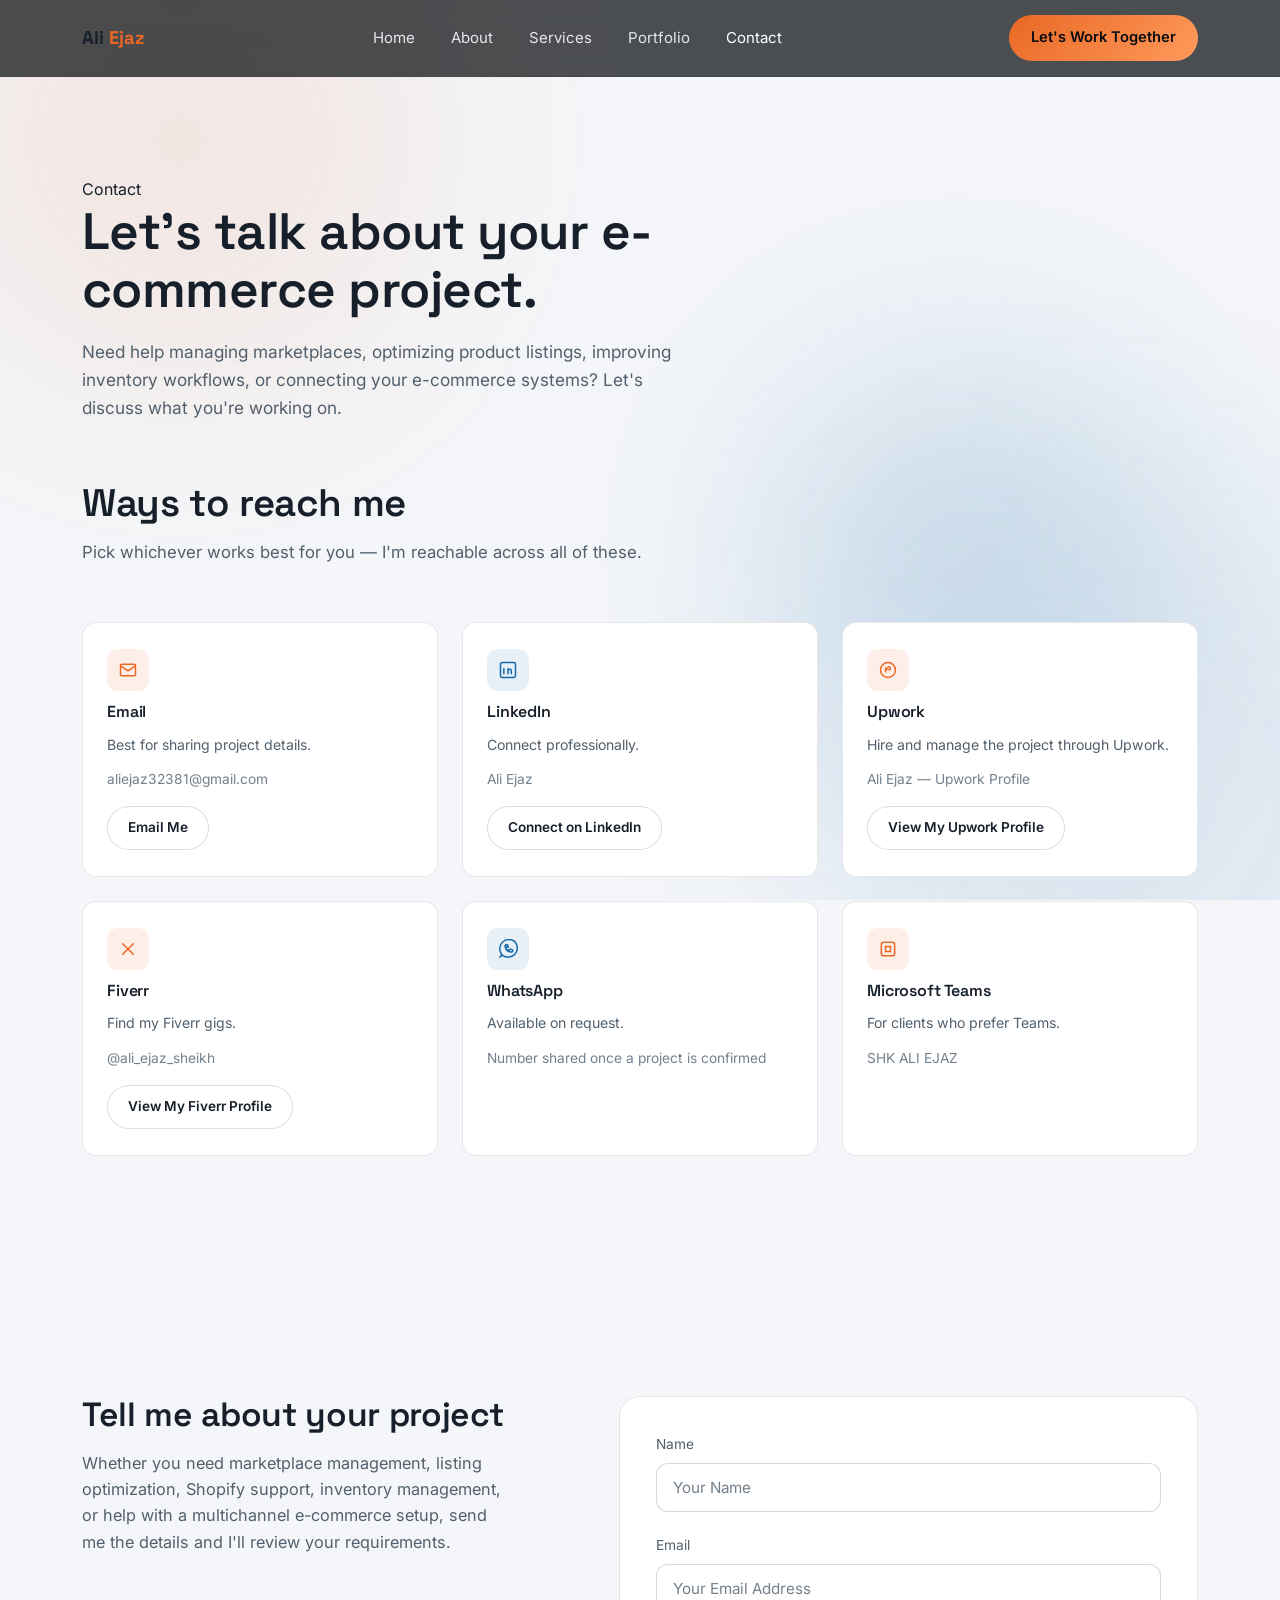
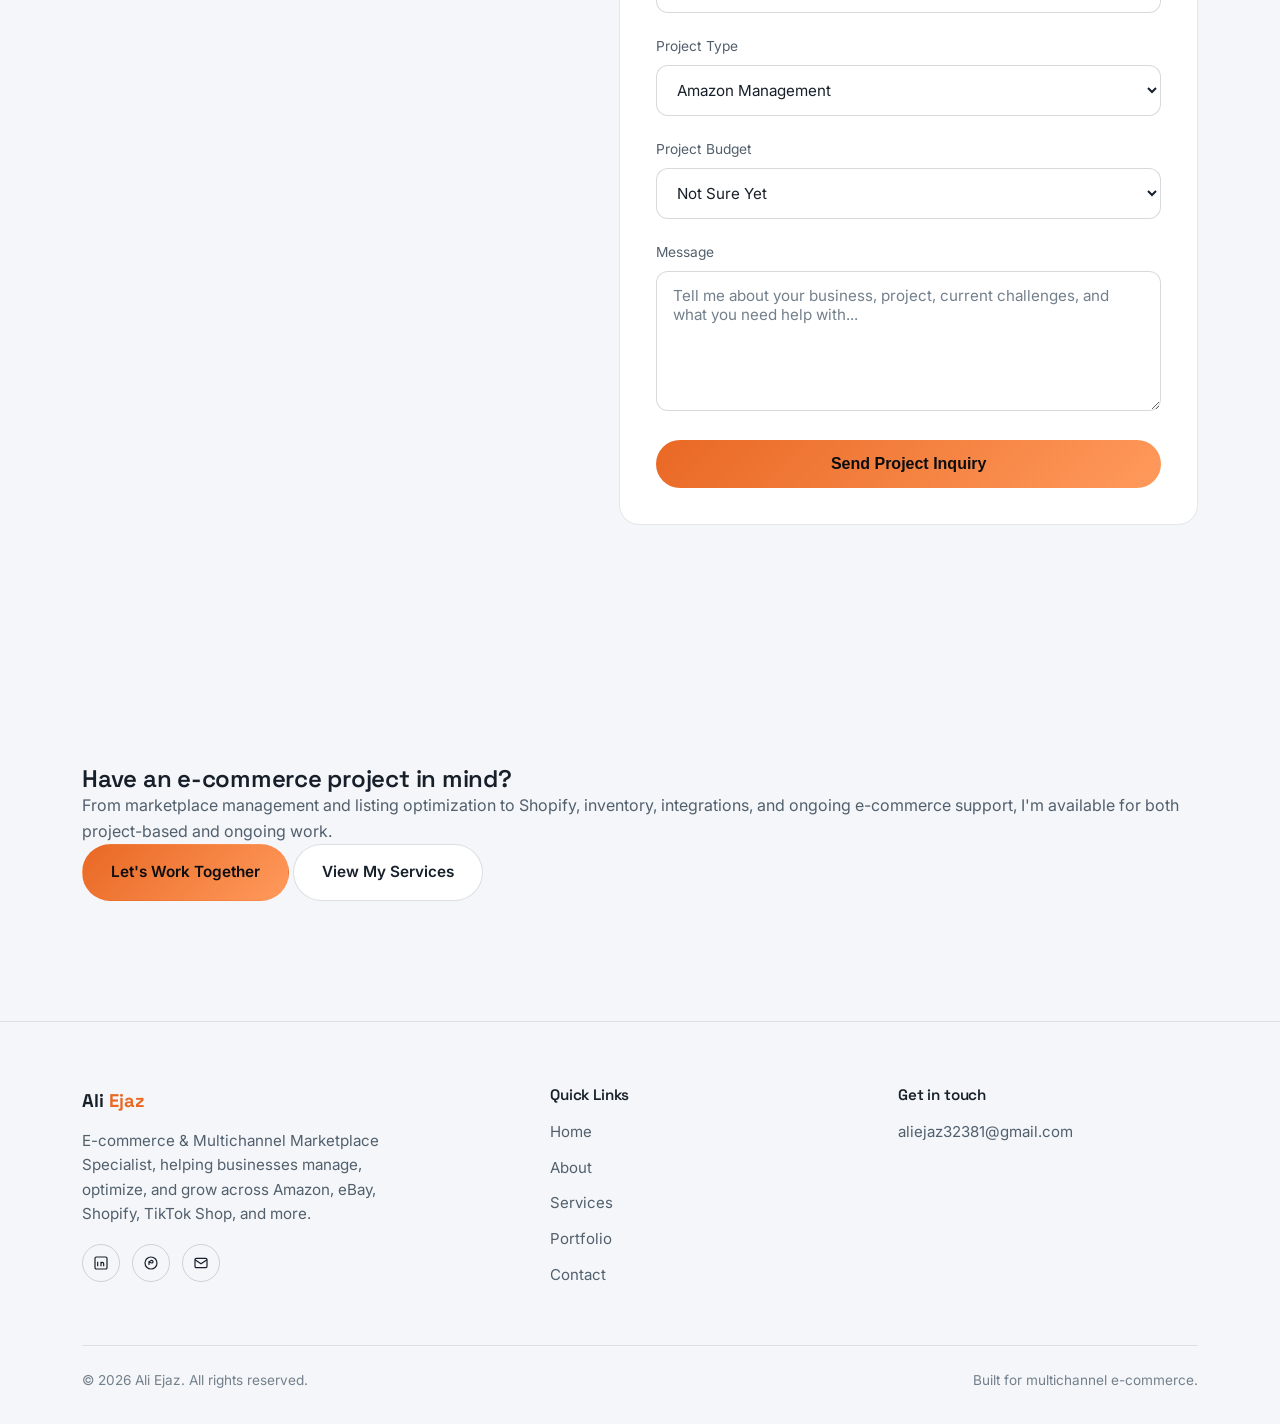
<file: contact.html>
<!DOCTYPE html>
<html lang="en">
<head>
<meta charset="UTF-8">
<meta name="viewport" content="width=device-width, initial-scale=1">
<title>Contact — Ali Ejaz</title>
<meta name="description" content="Get in touch with Ali Ejaz about Amazon, eBay, Shopify, marketplace management, inventory, and e-commerce integrations.">
<link rel="stylesheet" href="css/style.css">
<link rel="stylesheet" href="css/contact.css">
</head>
<body>

<div class="bg-glow"><span class="g1"></span><span class="g2"></span><span class="g3"></span></div>

<header class="nav">
  <div class="wrap">
    <a href="index.html" class="brand">Ali <span>Ejaz</span></a>
    <nav class="nav-links">
      <a href="index.html">Home</a>
      <a href="about.html">About</a>
      <a href="services.html">Services</a>
      <a href="portfolio.html">Portfolio</a>
      <a href="contact.html" class="active">Contact</a>
    </nav>
    <a href="https://www.upwork.com/freelancers/~01ef8930bdfa332eaa?referrer_url_path=%2Fnx%2Fsearch%2Ftalent%2Fdetails%2F~01ef8930bdfa332eaa%2Fprofile" class="nav-cta" target="_blank" rel="noopener">Let's Work Together</a>
  </div>
</header>

<main>

  <!-- ===================== HERO ===================== -->
  <section class="contact-hero">
    <div class="wrap">
      <div class="eyebrow reveal">Contact</div>
      <h1 class="reveal">Let's talk about your e-commerce project.</h1>
      <p class="reveal">Need help managing marketplaces, optimizing product listings, improving inventory workflows, or connecting your e-commerce systems? Let's discuss what you're working on.</p>
    </div>
  </section>

  <!-- ===================== CONTACT METHODS ===================== -->
  <section style="padding-top:40px;">
    <div class="wrap">
      <div class="section-head reveal">
        <h2>Ways to reach me</h2>
        <p>Pick whichever works best for you — I'm reachable across all of these.</p>
      </div>
      <div class="methods-grid reveal-stagger">

        <div class="method-card">
          <div class="method-icon"><svg width="20" height="20" viewBox="0 0 24 24" fill="none" stroke="currentColor" stroke-width="1.8"><rect x="3" y="5" width="18" height="14" rx="2"/><path d="M3 7l9 6 9-6"/></svg></div>
          <h3>Email</h3>
          <p class="method-sub">Best for sharing project details.</p>
          <span class="method-handle">aliejaz32381@gmail.com</span>
          <a class="btn btn-secondary" href="mailto:aliejaz32381@gmail.com">Email Me</a>
        </div>

        <div class="method-card">
          <div class="method-icon"><svg width="20" height="20" viewBox="0 0 24 24" fill="none" stroke="currentColor" stroke-width="1.8"><rect x="3" y="3" width="18" height="18" rx="2"/><path d="M7 10v7M7 7v.01M12 17v-4a2 2 0 012-2v0a2 2 0 012 2v4M12 17v-7"/></svg></div>
          <h3>LinkedIn</h3>
          <p class="method-sub">Connect professionally.</p>
          <span class="method-handle">Ali Ejaz</span>
          <a class="btn btn-secondary" href="https://www.linkedin.com/in/ali-ejaz-67152a319/" target="_blank" rel="noopener">Connect on LinkedIn</a>
        </div>

        <div class="method-card">
          <div class="method-icon"><svg width="20" height="20" viewBox="0 0 24 24" fill="none" stroke="currentColor" stroke-width="1.8"><circle cx="12" cy="12" r="9"/><path d="M9 15V9M9 9c1 2 2.5 3 4 3s2-1 2-2-1-2-2-2-1.5.5-2 1.5"/></svg></div>
          <h3>Upwork</h3>
          <p class="method-sub">Hire and manage the project through Upwork.</p>
          <span class="method-handle">Ali Ejaz — Upwork Profile</span>
          <a class="btn btn-secondary" href="https://www.upwork.com/freelancers/~01ef8930bdfa332eaa?referrer_url_path=%2Fnx%2Fsearch%2Ftalent%2Fdetails%2F~01ef8930bdfa332eaa%2Fprofile" target="_blank" rel="noopener">View My Upwork Profile</a>
        </div>

        <div class="method-card">
          <div class="method-icon"><svg width="20" height="20" viewBox="0 0 24 24" fill="none" stroke="currentColor" stroke-width="1.8"><path d="M5 5l14 14M5 19L19 5"/></svg></div>
          <h3>Fiverr</h3>
          <p class="method-sub">Find my Fiverr gigs.</p>
          <span class="method-handle">@ali_ejaz_sheikh</span>
          <a class="btn btn-secondary" href="#" data-fiverr-placeholder>View My Fiverr Profile</a>
        </div>

        <div class="method-card">
          <div class="method-icon"><svg width="20" height="20" viewBox="0 0 24 24" fill="none" stroke="currentColor" stroke-width="1.8"><path d="M20.5 3.5a11 11 0 00-16 15L3 21l2.6-1.4a11 11 0 0014.9-16z"/><path d="M8.5 8.5c.3 2.5 2.5 4.7 5 5l1-1.2c.3-.3.7-.4 1-.2l1.8 1c.3.2.5.6.4 1-.2 1-1.1 1.7-2.1 1.6-3.6-.4-6.5-3.3-6.9-6.9-.1-1 .6-1.9 1.6-2.1.4-.1.8.1 1 .4l1 1.8c.2.3.1.7-.2 1z"/></svg></div>
          <h3>WhatsApp</h3>
          <p class="method-sub">Available on request.</p>
          <span class="method-handle">Number shared once a project is confirmed</span>
        </div>

        <div class="method-card">
          <div class="method-icon"><svg width="20" height="20" viewBox="0 0 24 24" fill="none" stroke="currentColor" stroke-width="1.8"><rect x="4" y="4" width="16" height="16" rx="3"/><path d="M9 9h6v6H9z"/></svg></div>
          <h3>Microsoft Teams</h3>
          <p class="method-sub">For clients who prefer Teams.</p>
          <span class="method-handle">SHK ALI EJAZ</span>
        </div>

      </div>
    </div>
  </section>

  <!-- ===================== PROJECT INQUIRY FORM ===================== -->
  <section class="form-section">
    <div class="wrap">

      <div class="form-intro reveal">
        <h2>Tell me about your project</h2>
        <p>Whether you need marketplace management, listing optimization, Shopify support, inventory management, or help with a multichannel e-commerce setup, send me the details and I'll review your requirements.</p>
      </div>

      <form class="contact-form reveal" id="project-form"
      action="https://formspree.io/f/xeaopdbj"
      method="POST">

        <div class="form-row">
          <label for="field-name">Name</label>
          <input type="text" id="field-name" name="name" placeholder="Your Name" required>
          <span class="field-error">Please enter your name.</span>
        </div>

        <div class="form-row">
          <label for="field-email">Email</label>
          <input type="email" id="field-email" name="email" placeholder="Your Email Address" required>
          <span class="field-error">Please enter a valid email address.</span>
        </div>

        <div class="form-row">
          <label for="field-type">Project Type</label>
          <select id="field-type" name="project_type">
            <option>Amazon Management</option>
            <option>eBay Management</option>
            <option>Shopify Management</option>
            <option>Product Listing Optimization</option>
            <option>Multichannel Marketplace Management</option>
            <option>Inventory Management</option>
            <option>Marketplace Integration</option>
            <option>Sellercloud / Inventory Platform Support</option>
            <option>TikTok Shop Management</option>
            <option>Google Merchant Management</option>
            <option>E-commerce Customer Service</option>
            <option>Canva / E-commerce Creative Support</option>
            <option>Other</option>
          </select>
        </div>

        <div class="form-row">
          <label for="field-budget">Project Budget</label>
          <select id="field-budget" name="budget">
            <option>Not Sure Yet</option>
            <option>Under $500</option>
            <option>$500 – $1,000</option>
            <option>$1,000 – $2,500</option>
            <option>$2,500+</option>
            <option>Ongoing / Monthly Support</option>
          </select>
        </div>

        <div class="form-row">
          <label for="field-message">Message</label>
          <textarea id="field-message" name="message" placeholder="Tell me about your business, project, current challenges, and what you need help with..." required></textarea>
          <span class="field-error">Please add a short message.</span>
        </div>

        <button type="submit" class="btn btn-primary form-submit">Send Project Inquiry</button>

        <div class="form-status" role="status" aria-live="polite"></div>
      </form>

    </div>
  </section>

  <!-- ===================== CLOSING CTA ===================== -->
  <section id="contact-cta">
    <div class="wrap">
      <div class="closing-cta reveal">
        <h2>Have an e-commerce project in mind?</h2>
        <p>From marketplace management and listing optimization to Shopify, inventory, integrations, and ongoing e-commerce support, I'm available for both project-based and ongoing work.</p>
        <div class="closing-actions">
          <a href="https://www.upwork.com/freelancers/~01ef8930bdfa332eaa?referrer_url_path=%2Fnx%2Fsearch%2Ftalent%2Fdetails%2F~01ef8930bdfa332eaa%2Fprofile" class="btn btn-primary" target="_blank" rel="noopener">Let's Work Together</a>
          <a href="services.html" class="btn btn-secondary">View My Services</a>
        </div>
      </div>
    </div>
  </section>

</main>

<footer class="site-footer">
  <div class="wrap">
    <div class="footer-grid">
      <div>
        <a href="index.html" class="brand">Ali <span>Ejaz</span></a>
        <p class="footer-desc">E-commerce & Multichannel Marketplace Specialist, helping businesses manage, optimize, and grow across Amazon, eBay, Shopify, TikTok Shop, and more.</p>
        <div class="social-row">
          <a href="https://www.linkedin.com/in/ali-ejaz-67152a319/" target="_blank" rel="noopener" aria-label="LinkedIn"><svg width="16" height="16" viewBox="0 0 24 24" fill="none" stroke="currentColor" stroke-width="1.8"><rect x="3" y="3" width="18" height="18" rx="2"/><path d="M7 10v7M7 7v.01M12 17v-4a2 2 0 012-2v0a2 2 0 012 2v4M12 17v-7"/></svg></a>
          <a href="https://www.upwork.com/freelancers/~01ef8930bdfa332eaa?referrer_url_path=%2Fnx%2Fsearch%2Ftalent%2Fdetails%2F~01ef8930bdfa332eaa%2Fprofile" target="_blank" rel="noopener" aria-label="Upwork"><svg width="16" height="16" viewBox="0 0 24 24" fill="none" stroke="currentColor" stroke-width="1.8"><circle cx="12" cy="12" r="9"/><path d="M9 15V9M9 9c1 2 2.5 3 4 3s2-1 2-2-1-2-2-2-1.5.5-2 1.5"/></svg></a>
          <a href="mailto:aliejaz32381@gmail.com" aria-label="Email"><svg width="16" height="16" viewBox="0 0 24 24" fill="none" stroke="currentColor" stroke-width="1.8"><rect x="3" y="5" width="18" height="14" rx="2"/><path d="M3 7l9 6 9-6"/></svg></a>
        </div>
      </div>
      <div class="footer-col">
        <h4>Quick Links</h4>
        <ul>
          <li><a href="index.html">Home</a></li>
          <li><a href="about.html">About</a></li>
          <li><a href="services.html">Services</a></li>
          <li><a href="portfolio.html">Portfolio</a></li>
          <li><a href="contact.html">Contact</a></li>
        </ul>
      </div>
      <div class="footer-col">
        <h4>Get in touch</h4>
        <ul>
          <li><a href="mailto:aliejaz32381@gmail.com">aliejaz32381@gmail.com</a></li>
        </ul>
      </div>
    </div>
    <div class="footer-bottom">
      <span>© 2026 Ali Ejaz. All rights reserved.</span>
      <span>Built for multichannel e-commerce.</span>
    </div>
  </div>
</footer>

<script src="js/main.js"></script>
</body>
</html>
</file>
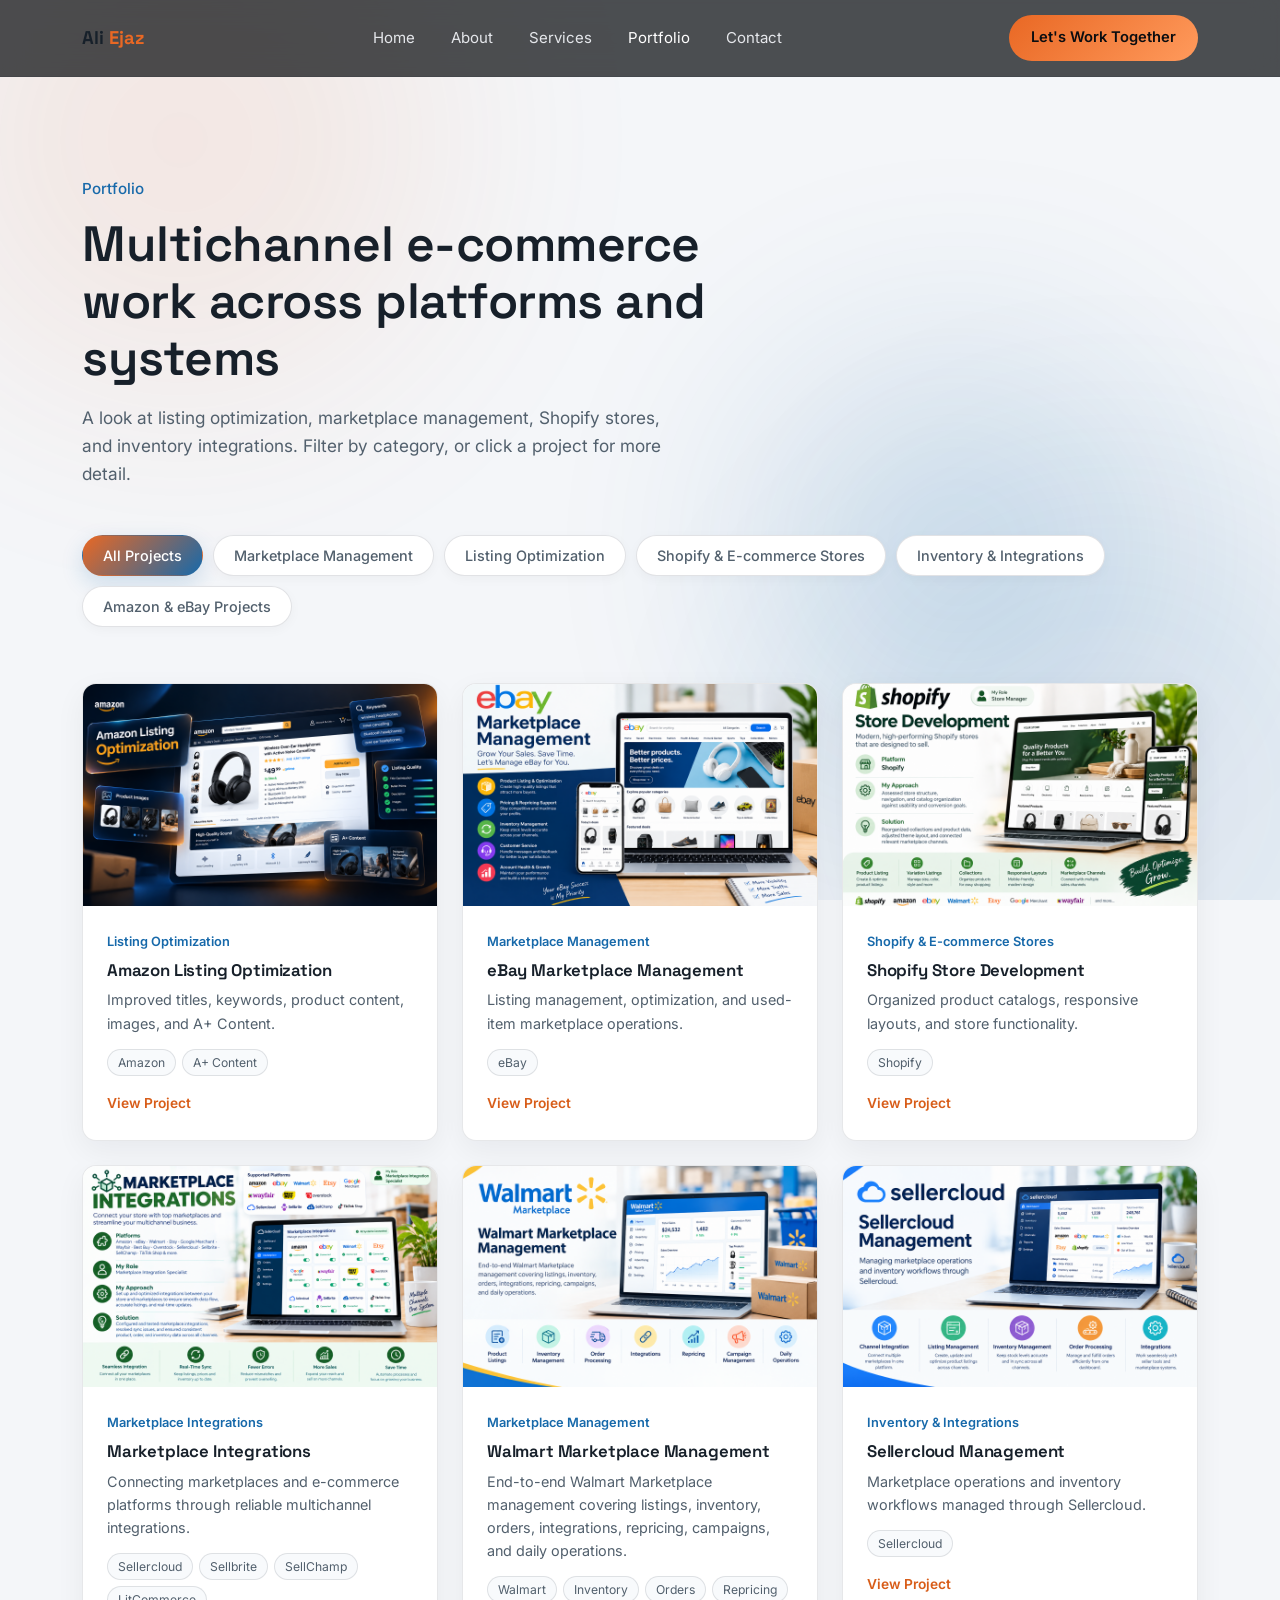
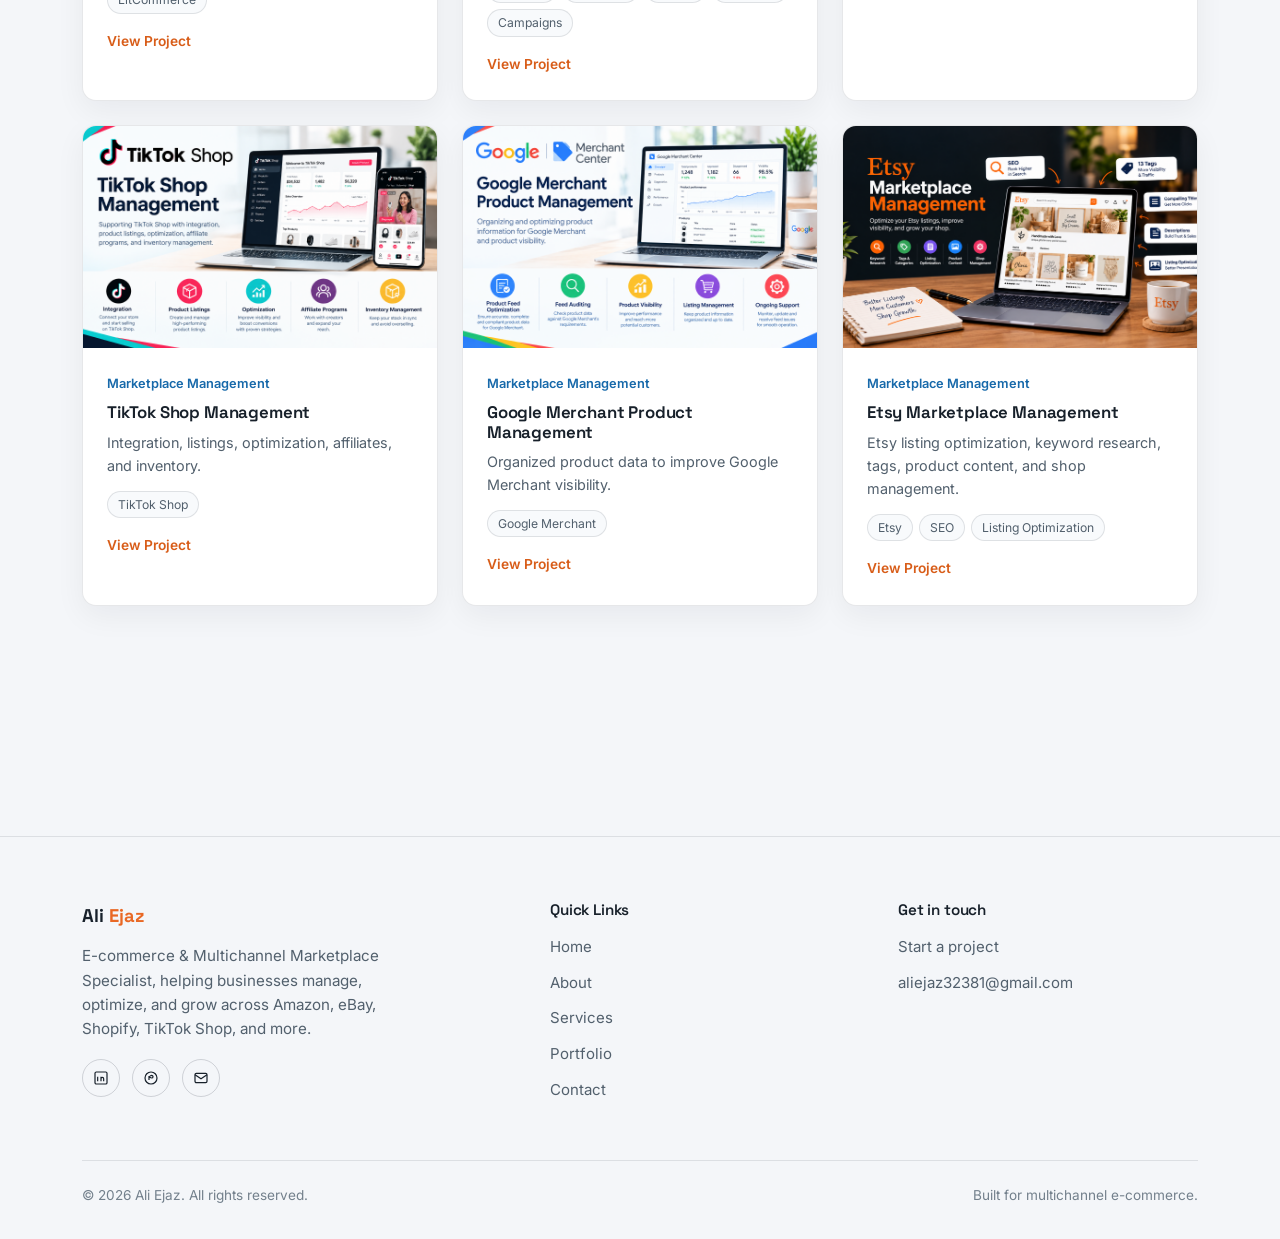
<file: portfolio.html>
<!DOCTYPE html>
<html lang="en">
<head>
<meta charset="UTF-8">
<meta name="viewport" content="width=device-width, initial-scale=1">
<title>Portfolio — Ali Ejaz</title>
<meta name="description" content="Selected e-commerce work across Amazon, eBay, Shopify, TikTok Shop, and multichannel inventory & integration projects.">
<link rel="stylesheet" href="css/style.css">
<link rel="stylesheet" href="css/portfolio.css">
</head>
<body>

<div class="bg-glow"><span class="g1"></span><span class="g2"></span><span class="g3"></span></div>

<header class="nav">
  <div class="wrap">
    <a href="index.html" class="brand">Ali <span>Ejaz</span></a>
    <nav class="nav-links">
      <a href="index.html">Home</a>
      <a href="about.html">About</a>
      <a href="services.html">Services</a>
      <a href="portfolio.html" class="active">Portfolio</a>
      <a href="contact.html">Contact</a>
    </nav>
    <a href="https://www.upwork.com/freelancers/~01ef8930bdfa332eaa?referrer_url_path=%2Fnx%2Fsearch%2Ftalent%2Fdetails%2F~01ef8930bdfa332eaa%2Fprofile" class="nav-cta" target="_blank" rel="noopener">Let's Work Together</a>
  </div>
</header>

<main>

  <section class="page-header">
    <div class="wrap">
      <div class="eyebrow reveal">Portfolio</div>
      <h1 class="reveal">Multichannel e-commerce work across platforms and systems</h1>
      <p class="reveal">A look at listing optimization, marketplace management, Shopify stores, and inventory integrations. Filter by category, or click a project for more detail.</p>
    </div>
  </section>

  <section style="padding-top:0;">
    <div class="wrap">

      <div class="filter-bar reveal">
        <button class="filter-btn active" data-filter="all">All Projects</button>
        <button class="filter-btn" data-filter="marketplace">Marketplace Management</button>
        <button class="filter-btn" data-filter="listing">Listing Optimization</button>
        <button class="filter-btn" data-filter="shopify">Shopify & E-commerce Stores</button>
        <button class="filter-btn" data-filter="inventory">Inventory & Integrations</button>
        <button class="filter-btn amazon-ebay-filter" data-filter="amazon-ebay">Amazon & eBay Projects</button>
      </div>

      <div class="portfolio-grid">

        <!-- 1 -->
        <div class="project-card show" data-category="listing" data-special-category="amazon-ebay"
             data-category_label="Listing Optimization" data-title="Amazon Listing Optimization" data-image="assets/portfolio/amazon-listing.png"
             data-platform="Amazon" data-role="Listing Optimization Specialist"
             data-description="Optimizing Amazon product listings with improved titles, keywords, product content, images, and A+ Content."
             data-approach="Reviewed existing listings against category best practices and identified gaps in titles, backend keywords, and content structure."
             data-solution="Rebuilt titles and bullet points, restructured A+ Content, and organized image sequencing for clarity."
             data-result="Improved listing structure and product presentation through focused title, keyword, image, and A+ Content updates. No performance figures are claimed.">
          <div class="project-visual">
    <img src="assets/portfolio/amazon-listing.png"
         alt="Amazon Listing Optimization">
</div>
          <div class="project-body">
            <span class="project-cat">Listing Optimization</span>
            <h3>Amazon Listing Optimization</h3>
            <p>Improved titles, keywords, product content, images, and A+ Content.</p>
            <div class="project-tools"><span class="tool-chip">Amazon</span><span class="tool-chip">A+ Content</span></div>
            <span class="project-link">View Project</span>
          </div>
        </div>

        <!-- 2 -->
        <div class="project-card show" data-category="marketplace" data-special-category="amazon-ebay"
             data-category_label="Marketplace Management" data-title="eBay Marketplace Management"
data-image="assets/portfolio/ebay-management.png"
             data-platform="eBay" data-role="Marketplace Manager"
             data-description="Managing and optimizing eBay listings, including experience with used products and marketplace operations."
             data-approach="Audited store listings and category placement, then prioritized updates by traffic and conversion impact."
             data-solution="Ongoing listing management workflow covering new listings, edits, and used-item specific handling."
             data-result="Supported consistent eBay store operations through listing creation, optimization, used-item handling, and ongoing catalog maintenance.">
          <div class="project-visual">
    <img src="assets/portfolio/ebay-management.png"
         alt="eBay Marketplace Management">
</div>
          <div class="project-body">
            <span class="project-cat">Marketplace Management</span>
            <h3>eBay Marketplace Management</h3>
            <p>Listing management, optimization, and used-item marketplace operations.</p>
            <div class="project-tools"><span class="tool-chip">eBay</span></div>
            <span class="project-link">View Project</span>
          </div>
        </div>

        <!-- 3 -->
        <div class="project-card show" data-category="shopify"
             data-title="Shopify Store Development"
data-image="assets/portfolio/shopify-store-development.png"
data-platform="Shopify" data-role="Store Manager"
             data-description="Building and improving Shopify stores with organized product catalogs, responsive layouts, and e-commerce functionality."
             data-approach="Assessed store structure, navigation, and catalog organization against usability and conversion goals."
             data-solution="Reorganized collections and product data, adjusted theme layout, and connected relevant marketplace channels."
             data-result="Organized Shopify products and collections, refined store presentation, and supported connected marketplace workflows.">
          <div class="project-visual">
  <img src="assets/portfolio/shopify-store-development.png"
       alt="Shopify Store Development">
</div>
          <div class="project-body">
            <span class="project-cat">Shopify & E-commerce Stores</span>
            <h3>Shopify Store Development</h3>
            <p>Organized product catalogs, responsive layouts, and store functionality.</p>
            <div class="project-tools"><span class="tool-chip">Shopify</span></div>
            <span class="project-link">View Project</span>
          </div>
        </div>

        <!-- 4 -->
        <div class="project-card show" data-category="marketplace"
     data-category_label="Marketplace Integrations" data-title="Marketplace Integrations"
     data-image="assets/portfolio/marketplace-integrations.png"
     data-platform="Sellercloud · Sellbrite · SellChamp · LitCommerce" data-role="Integration Specialist"
             data-description="Connecting e-commerce platforms and marketplaces to streamline product, inventory, and order workflows."
             data-approach="Reviewed marketplace workflows and identified the right integration tools to connect channels and reduce manual work."
             data-solution="Configured multichannel integrations to synchronize products, inventory, and orders across connected marketplaces."
             data-result="Established a clearer multichannel workflow for managing channel connections, product data, inventory, and orders.">
          <div class="project-visual">
    <img src="assets/portfolio/marketplace-integrations.png"
         alt="Marketplace Integrations">
</div>
          <div class="project-body">
            <span class="project-cat">Marketplace Integrations</span>
            <h3>Marketplace Integrations</h3>
            <p>Connecting marketplaces and e-commerce platforms through reliable multichannel integrations.</p>
            <div class="project-tools"><span class="tool-chip">Sellercloud</span><span class="tool-chip">Sellbrite</span><span class="tool-chip">SellChamp</span><span class="tool-chip">LitCommerce</span></div>
            <span class="project-link">View Project</span>
          </div>
        </div>

       <!-- 5 -->
<div class="project-card show" data-category="marketplace"
     data-category_label="Marketplace Management"
     data-title="Walmart Marketplace Management" data-image="assets/portfolio/walmart-marketplace-management.png"
     data-platform="Walmart"
     data-role="Walmart Marketplace Specialist"
     data-description="Managed end-to-end Walmart Marketplace operations, covering product listings, inventory, orders, integrations, repricing, campaigns, and ongoing marketplace management."
     data-approach="Managed the complete Walmart workflow, from creating and optimizing product listings to maintaining inventory and processing orders. Also handled marketplace integrations, pricing and repricing, competitor monitoring, and campaigns."
     data-solution="Handled Walmart listings, inventory management, order processing, marketplace integrations, repricing, campaign management, and day-to-day marketplace operations."
     data-result="Maintained organized and efficient Walmart Marketplace operations across listings, inventory, orders, pricing, integrations, and campaigns.">

  <div class="project-visual">
  <img src="assets/portfolio/walmart-marketplace-management.png"
       alt="Walmart Marketplace Management">
</div>

  <div class="project-body">
    <span class="project-cat">Marketplace Management</span>
    <h3>Walmart Marketplace Management</h3>
    <p>End-to-end Walmart Marketplace management covering listings, inventory, orders, integrations, repricing, campaigns, and daily operations.</p>

    <div class="project-tools">
      <span class="tool-chip">Walmart</span>
      <span class="tool-chip">Inventory</span>
      <span class="tool-chip">Orders</span>
      <span class="tool-chip">Repricing</span>
      <span class="tool-chip">Campaigns</span>
    </div>

    <span class="project-link">View Project</span>
  </div>
</div>

        <!-- 6 -->
        <div class="project-card show" data-category="inventory"
             data-category_label="Inventory & Integrations" data-title="Sellercloud Management"
data-image="assets/portfolio/sellercloud-management.png"
             data-platform="Sellercloud" data-role="Marketplace Operations"
             data-description="Managing marketplace operations and inventory workflows through Sellercloud."
             data-approach="Reviewed existing Sellercloud setup and channel mappings to spot workflow gaps."
             data-solution="Streamlined listing and inventory workflows within Sellercloud across connected channels."
             data-result="Improved day-to-day Sellercloud workflows by reviewing channel setup, listing processes, and inventory synchronization.">
          <div class="project-visual">
  <img src="assets/portfolio/sellercloud-management.png"
       alt="Sellercloud Management">
</div>
          <div class="project-body">
            <span class="project-cat">Inventory & Integrations</span>
            <h3>Sellercloud Management</h3>
            <p>Marketplace operations and inventory workflows managed through Sellercloud.</p>
            <div class="project-tools"><span class="tool-chip">Sellercloud</span></div>
            <span class="project-link">View Project</span>
          </div>
        </div>

        <!-- 7 -->
        <div class="project-card show" data-category="marketplace"
             data-category_label="Marketplace Management" data-title="TikTok Shop Management" data-image="assets/portfolio/tiktok-shop-management.png"
             data-platform="TikTok Shop" data-role="Marketplace Manager"
             data-description="Supporting TikTok Shop with integration, product listings, optimization, affiliate programs, and inventory management."
             data-approach="Set up shop structure and reviewed listing requirements specific to TikTok Shop's format."
             data-solution="Managed listings, affiliate program setup, and inventory sync alongside other connected channels."
             data-result="Supported TikTok Shop operations across product listings, optimization, affiliate workflows, and inventory management.">
          <div class="project-visual">
  <img src="assets/portfolio/tiktok-shop-management.png"
       alt="TikTok Shop Management">
</div>
          <div class="project-body">
            <span class="project-cat">Marketplace Management</span>
            <h3>TikTok Shop Management</h3>
            <p>Integration, listings, optimization, affiliates, and inventory.</p>
            <div class="project-tools"><span class="tool-chip">TikTok Shop</span></div>
            <span class="project-link">View Project</span>
          </div>
        </div>

        <!-- 8 -->
        <div class="project-card show" data-category="marketplace"
             data-category_label="Marketplace Management" data-title="Google Merchant Product Management" data-image="assets/portfolio/google-merchant-product-management.png"
             data-platform="Google Merchant" data-role="Product Data Manager"
             data-description="Organizing and optimizing product information for Google Merchant and product visibility."
             data-approach="Audited product feed data against Google Merchant's requirements for accuracy and completeness."
             data-solution="Cleaned and structured product data to improve feed approval and visibility."
             data-result="Organized product information for Google Merchant Center and supported product feed and listing management.">
          <div class="project-visual">
    <img src="assets/portfolio/google-merchant-product-management.png"
         alt="Google Merchant Product Management">
</div>
          <div class="project-body">
            <span class="project-cat">Marketplace Management</span>
            <h3>Google Merchant Product Management</h3>
            <p>Organized product data to improve Google Merchant visibility.</p>
            <div class="project-tools"><span class="tool-chip">Google Merchant</span></div>
            <span class="project-link">View Project</span>
          </div>
        </div>
<!-- 9 -->
<div class="project-card show" data-category="marketplace"
     data-category_label="Marketplace Management"
     data-title="Etsy Marketplace Management"
     data-platform="Etsy"
     data-role="Etsy Marketplace Specialist"
     data-image="assets/portfolio/etsy-marketplace-management.png"
     data-description="Managed and optimized Etsy listings to improve product visibility, organization, and overall shop presentation."
     data-approach="Reviewed product titles, descriptions, keywords, tags, categories, images, and listing structure to make products easier for shoppers to discover."
     data-solution="Optimized Etsy listings, researched relevant keywords and tags, improved product content, organized listings, and supported ongoing shop management."
     data-result="Created more structured, search-focused Etsy listings with improved product presentation and a stronger foundation for shop growth.">

  <div class="project-visual">
    <img src="assets/portfolio/etsy-marketplace-management.png"
         alt="Etsy Marketplace Management">
  </div>

  <div class="project-body">
    <span class="project-cat">Marketplace Management</span>
    <h3>Etsy Marketplace Management</h3>
    <p>Etsy listing optimization, keyword research, tags, product content, and shop management.</p>

    <div class="project-tools">
      <span class="tool-chip">Etsy</span>
      <span class="tool-chip">SEO</span>
      <span class="tool-chip">Listing Optimization</span>
    </div>

    <span class="project-link">View Project</span>
  </div>
</div>

</div>
      </div>
    </div>
  </section>

</main>

<footer class="site-footer">
  <div class="wrap">
    <div class="footer-grid">
      <div>
        <a href="index.html" class="brand">Ali <span>Ejaz</span></a>
        <p class="footer-desc">E-commerce & Multichannel Marketplace Specialist, helping businesses manage, optimize, and grow across Amazon, eBay, Shopify, TikTok Shop, and more.</p>
        <div class="social-row">
          <a href="https://www.linkedin.com/in/ali-ejaz-67152a319/" target="_blank" rel="noopener" aria-label="LinkedIn"><svg width="16" height="16" viewBox="0 0 24 24" fill="none" stroke="currentColor" stroke-width="1.8"><rect x="3" y="3" width="18" height="18" rx="2"/><path d="M7 10v7M7 7v.01M12 17v-4a2 2 0 012-2v0a2 2 0 012 2v4M12 17v-7"/></svg></a>
          <a href="https://www.upwork.com/freelancers/~01ef8930bdfa332eaa?referrer_url_path=%2Fnx%2Fsearch%2Ftalent%2Fdetails%2F~01ef8930bdfa332eaa%2Fprofile" target="_blank" rel="noopener" aria-label="Upwork"><svg width="16" height="16" viewBox="0 0 24 24" fill="none" stroke="currentColor" stroke-width="1.8"><circle cx="12" cy="12" r="9"/><path d="M9 15V9M9 9c1 2 2.5 3 4 3s2-1 2-2-1-2-2-2-1.5.5-2 1.5"/></svg></a>
          <a href="mailto:aliejaz32381@gmail.com" aria-label="Email"><svg width="16" height="16" viewBox="0 0 24 24" fill="none" stroke="currentColor" stroke-width="1.8"><rect x="3" y="5" width="18" height="14" rx="2"/><path d="M3 7l9 6 9-6"/></svg></a>
        </div>
      </div>
      <div class="footer-col">
        <h4>Quick Links</h4>
        <ul>
          <li><a href="index.html">Home</a></li>
          <li><a href="about.html">About</a></li>
          <li><a href="services.html">Services</a></li>
          <li><a href="portfolio.html">Portfolio</a></li>
          <li><a href="contact.html">Contact</a></li>
        </ul>
      </div>
      <div class="footer-col">
        <h4>Get in touch</h4>
        <ul>
          <li><a href="contact.html">Start a project</a></li>
          <li><a href="mailto:aliejaz32381@gmail.com">aliejaz32381@gmail.com</a></li>
        </ul>
      </div>
    </div>
    <div class="footer-bottom">
      <span>© 2026 Ali Ejaz. All rights reserved.</span>
      <span>Built for multichannel e-commerce.</span>
    </div>
  </div>
</footer>

<!-- ===================== LIGHTBOX ===================== -->
<div class="lightbox">
  <div class="lightbox-panel">
    <div class="lightbox-visual"></div>
    <div class="lightbox-body">
      <button class="lightbox-close" aria-label="Close">
        <svg width="16" height="16" viewBox="0 0 24 24" fill="none" stroke="currentColor" stroke-width="2"><path d="M6 6l12 12M18 6L6 18"/></svg>
      </button>
      <span class="project-cat" data-lb="category"></span>
      <h2 data-lb="title"></h2>
      <div class="lightbox-meta">
        <div><span>Platform</span><strong data-lb="platform"></strong></div>
        <div><span>My Role</span><strong data-lb="role"></strong></div>
      </div>
      <p class="desc" data-lb="description"></p>
      <div class="lightbox-section">
        <h4>My Approach</h4>
        <p data-lb="approach"></p>
      </div>
      <div class="lightbox-section">
        <h4>Solution</h4>
        <p data-lb="solution"></p>
      </div>
      <div class="lightbox-section">
        <h4>Result</h4>
        <p data-lb="result"></p>
      </div>	
    </div>
  </div>
</div>

<script src="js/main.js"></script>
<script>
  // Special combined filter: show only Amazon + eBay projects.
  document.addEventListener('DOMContentLoaded', function () {
    const specialBtn = document.querySelector('.amazon-ebay-filter');
    if (!specialBtn) return;

    specialBtn.addEventListener('click', function () {
      const cards = document.querySelectorAll('.project-card');
      const buttons = document.querySelectorAll('.filter-btn');

      buttons.forEach(btn => btn.classList.remove('active'));
      specialBtn.classList.add('active');

      cards.forEach(card => {
        const isAmazonEbay = card.dataset.specialCategory === 'amazon-ebay';
        card.classList.toggle('hide', !isAmazonEbay);
        card.classList.toggle('show', isAmazonEbay);
      });
    });
  });
</script>
</body>
</html>
</file>
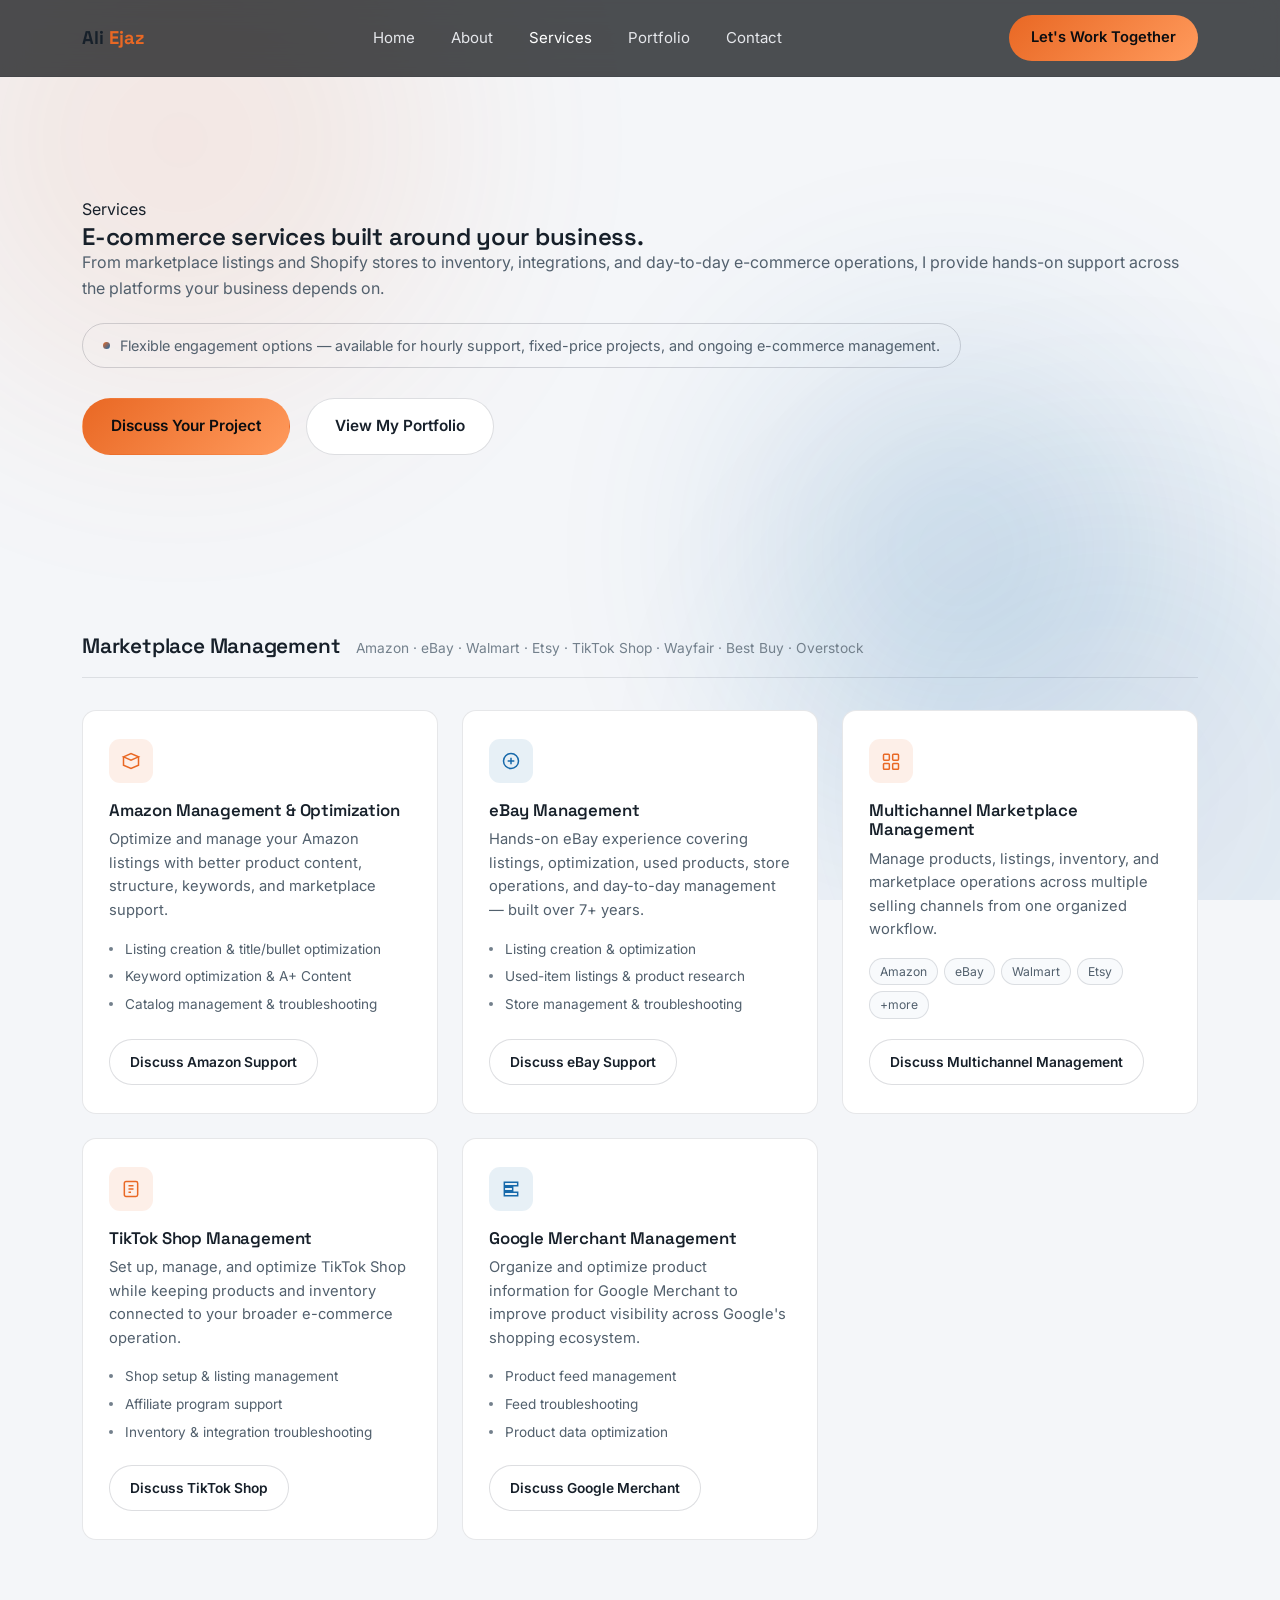
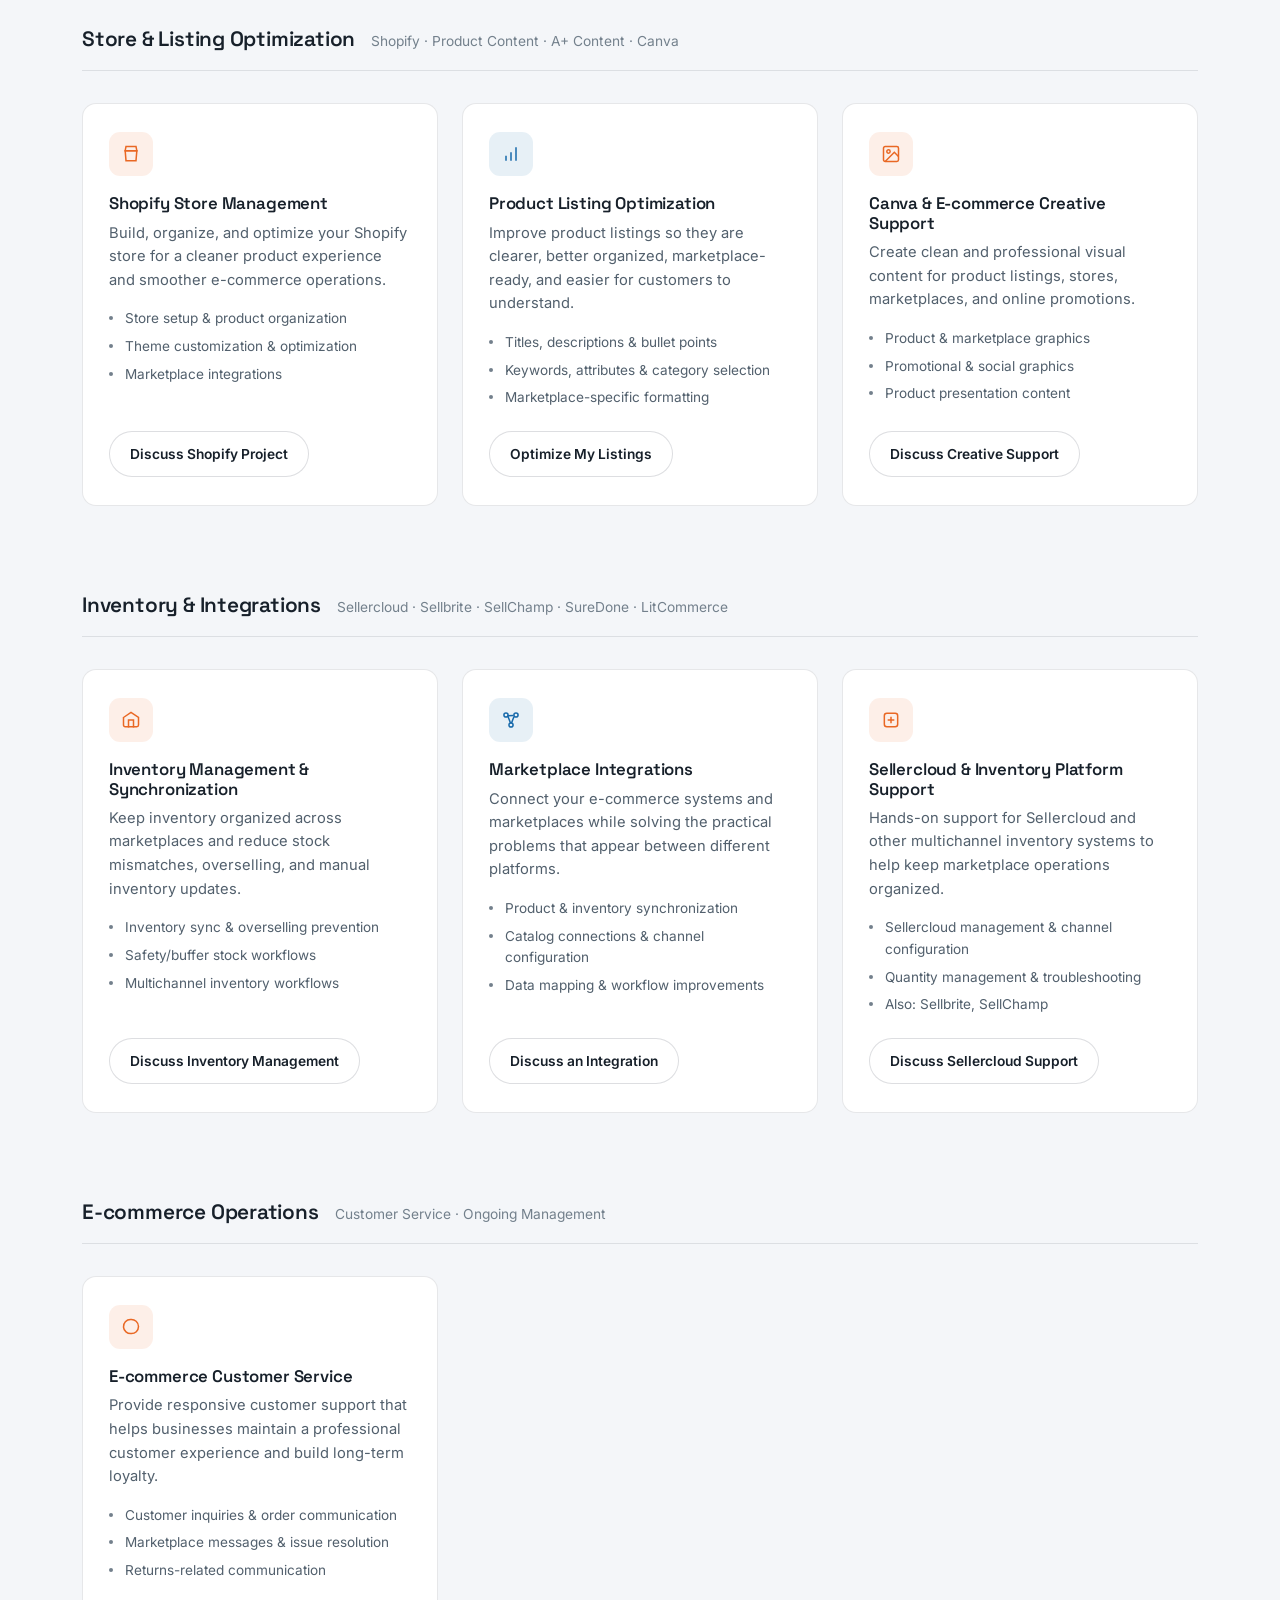
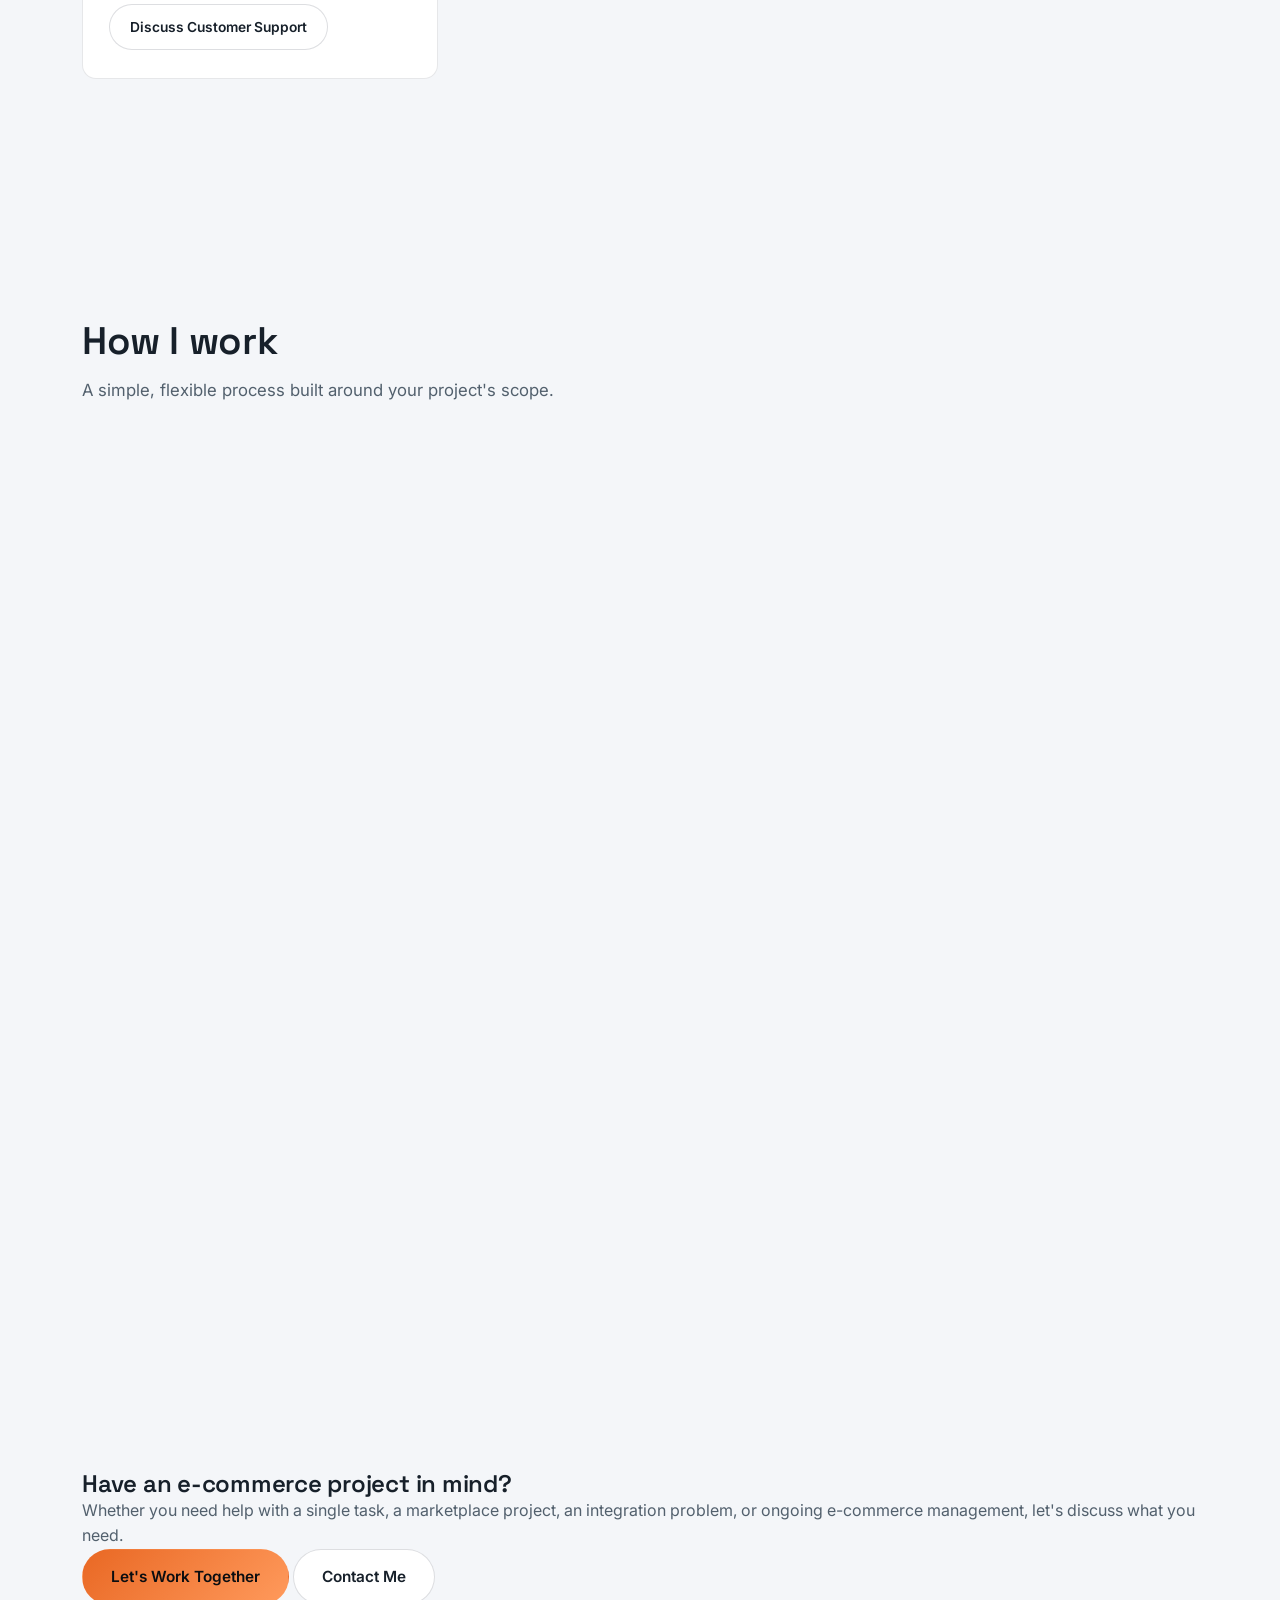
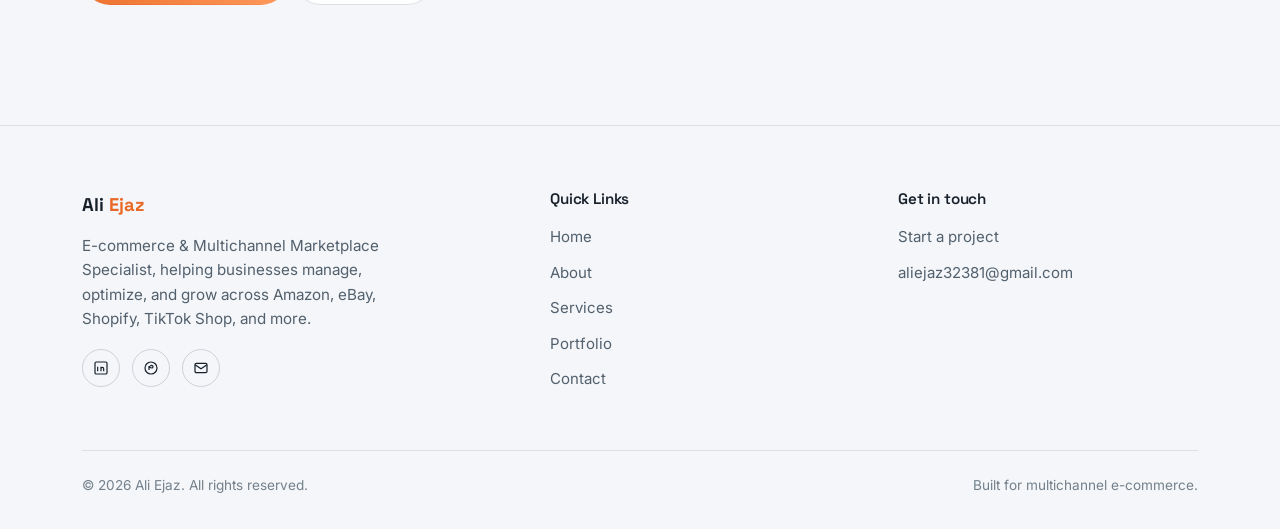
<file: services.html>
<!DOCTYPE html>
<html lang="en">
<head>
<meta charset="UTF-8">
<meta name="viewport" content="width=device-width, initial-scale=1">
<title>Services — Ali Ejaz</title>
<meta name="description" content="E-commerce services from Ali Ejaz: Amazon, eBay, Shopify, multichannel marketplace management, inventory, integrations, TikTok Shop, and more.">
<link rel="stylesheet" href="css/style.css">
<link rel="stylesheet" href="css/services.css">
</head>
<body>

<div class="bg-glow"><span class="g1"></span><span class="g2"></span><span class="g3"></span></div>

<header class="nav">
  <div class="wrap">
    <a href="index.html" class="brand">Ali <span>Ejaz</span></a>
    <nav class="nav-links">
      <a href="index.html">Home</a>
      <a href="about.html">About</a>
      <a href="services.html" class="active">Services</a>
      <a href="portfolio.html">Portfolio</a>
      <a href="contact.html">Contact</a>
    </nav>
    <a href="https://www.upwork.com/freelancers/~01ef8930bdfa332eaa?referrer_url_path=%2Fnx%2Fsearch%2Ftalent%2Fdetails%2F~01ef8930bdfa332eaa%2Fprofile" class="nav-cta" target="_blank" rel="noopener">Let's Work Together</a>
  </div>
</header>

<main>

  <!-- ===================== INTRO ===================== -->
  <section class="page-header">
    <div class="wrap">
      <div class="eyebrow reveal">Services</div>
      <h1 class="reveal">E-commerce services built around your business.</h1>
      <p class="reveal">From marketplace listings and Shopify stores to inventory, integrations, and day-to-day e-commerce operations, I provide hands-on support across the platforms your business depends on.</p>
      <div class="engagement-note reveal"><span class="dot"></span> Flexible engagement options — available for hourly support, fixed-price projects, and ongoing e-commerce management.</div>
      <div class="header-actions reveal">
        <a href="mailto:aliejaz32381@gmail.com" class="btn btn-primary">Discuss Your Project</a>
        <a href="portfolio.html" class="btn btn-secondary">View My Portfolio</a>
      </div>
    </div>
  </section>

  <!-- ===================== SERVICES ===================== -->
  <section style="padding-top:60px;">
    <div class="wrap">

      <!-- Marketplace Management -->
      <div class="svc-category">
        <div class="cat-head reveal"><h2>Marketplace Management</h2><span>Amazon · eBay · Walmart · Etsy · TikTok Shop · Wayfair · Best Buy · Overstock</span></div>
        <div class="svc-grid reveal-stagger">

          <div class="svc-card">
            <div class="svc-icon"><svg width="20" height="20" viewBox="0 0 24 24" fill="none" stroke="currentColor" stroke-width="1.8"><path d="M3 7l9-4 9 4-9 4-9-4z"/><path d="M3 7v10l9 4 9-4V7"/></svg></div>
            <h3>Amazon Management & Optimization</h3>
            <p class="desc">Optimize and manage your Amazon listings with better product content, structure, keywords, and marketplace support.</p>
            <ul class="svc-features">
              <li>Listing creation & title/bullet optimization</li>
              <li>Keyword optimization & A+ Content</li>
              <li>Catalog management & troubleshooting</li>
            </ul>
            <a href="mailto:aliejaz32381@gmail.com" class="btn btn-secondary">Discuss Amazon Support</a>
          </div>

          <div class="svc-card">
            <div class="svc-icon"><svg width="20" height="20" viewBox="0 0 24 24" fill="none" stroke="currentColor" stroke-width="1.8"><circle cx="12" cy="12" r="9"/><path d="M8 12h8M12 8v8"/></svg></div>
            <h3>eBay Management</h3>
            <p class="desc">Hands-on eBay experience covering listings, optimization, used products, store operations, and day-to-day management — built over 7+ years.</p>
            <ul class="svc-features">
              <li>Listing creation & optimization</li>
              <li>Used-item listings & product research</li>
              <li>Store management & troubleshooting</li>
            </ul>
            <a href="mailto:aliejaz32381@gmail.com" class="btn btn-secondary">Discuss eBay Support</a>
          </div>

          <div class="svc-card">
            <div class="svc-icon"><svg width="20" height="20" viewBox="0 0 24 24" fill="none" stroke="currentColor" stroke-width="1.8"><rect x="3" y="4" width="7" height="7" rx="1"/><rect x="14" y="4" width="7" height="7" rx="1"/><rect x="3" y="15" width="7" height="7" rx="1"/><rect x="14" y="15" width="7" height="7" rx="1"/></svg></div>
            <h3>Multichannel Marketplace Management</h3>
            <p class="desc">Manage products, listings, inventory, and marketplace operations across multiple selling channels from one organized workflow.</p>
            <div class="svc-tools"><span class="tool-chip">Amazon</span><span class="tool-chip">eBay</span><span class="tool-chip">Walmart</span><span class="tool-chip">Etsy</span><span class="tool-chip">+more</span></div>
            <a href="mailto:aliejaz32381@gmail.com" class="btn btn-secondary">Discuss Multichannel Management</a>
          </div>

          <div class="svc-card">
            <div class="svc-icon"><svg width="20" height="20" viewBox="0 0 24 24" fill="none" stroke="currentColor" stroke-width="1.8"><rect x="4" y="3" width="16" height="18" rx="2"/><path d="M9 8h6M9 12h6M9 16h3"/></svg></div>
            <h3>TikTok Shop Management</h3>
            <p class="desc">Set up, manage, and optimize TikTok Shop while keeping products and inventory connected to your broader e-commerce operation.</p>
            <ul class="svc-features">
              <li>Shop setup & listing management</li>
              <li>Affiliate program support</li>
              <li>Inventory & integration troubleshooting</li>
            </ul>
            <a href="mailto:aliejaz32381@gmail.com" class="btn btn-secondary">Discuss TikTok Shop</a>
          </div>

          <div class="svc-card">
            <div class="svc-icon"><svg width="20" height="20" viewBox="0 0 24 24" fill="none" stroke="currentColor" stroke-width="1.8"><path d="M4 4h16v4H4zM4 10h10v4H4zM4 16h16v4H4z"/></svg></div>
            <h3>Google Merchant Management</h3>
            <p class="desc">Organize and optimize product information for Google Merchant to improve product visibility across Google's shopping ecosystem.</p>
            <ul class="svc-features">
              <li>Product feed management</li>
              <li>Feed troubleshooting</li>
              <li>Product data optimization</li>
            </ul>
            <a href="mailto:aliejaz32381@gmail.com" class="btn btn-secondary">Discuss Google Merchant</a>
          </div>

        </div>
      </div>

      <!-- Store & Listing Optimization -->
      <div class="svc-category">
        <div class="cat-head reveal"><h2>Store & Listing Optimization</h2><span>Shopify · Product Content · A+ Content · Canva</span></div>
        <div class="svc-grid reveal-stagger">

          <div class="svc-card">
            <div class="svc-icon"><svg width="20" height="20" viewBox="0 0 24 24" fill="none" stroke="currentColor" stroke-width="1.8"><path d="M6 3h12l1 5H5l1-5z"/><path d="M5 8h14l-1 12H6L5 8z"/></svg></div>
            <h3>Shopify Store Management</h3>
            <p class="desc">Build, organize, and optimize your Shopify store for a cleaner product experience and smoother e-commerce operations.</p>
            <ul class="svc-features">
              <li>Store setup & product organization</li>
              <li>Theme customization & optimization</li>
              <li>Marketplace integrations</li>
            </ul>
            <a href="mailto:aliejaz32381@gmail.com" class="btn btn-secondary">Discuss Shopify Project</a>
          </div>

          <div class="svc-card">
            <div class="svc-icon"><svg width="20" height="20" viewBox="0 0 24 24" fill="none" stroke="currentColor" stroke-width="1.8"><path d="M12 20V10M18 20V4M6 20v-6"/></svg></div>
            <h3>Product Listing Optimization</h3>
            <p class="desc">Improve product listings so they are clearer, better organized, marketplace-ready, and easier for customers to understand.</p>
            <ul class="svc-features">
              <li>Titles, descriptions & bullet points</li>
              <li>Keywords, attributes & category selection</li>
              <li>Marketplace-specific formatting</li>
            </ul>
            <a href="mailto:aliejaz32381@gmail.com" class="btn btn-secondary">Optimize My Listings</a>
          </div>

          <div class="svc-card">
            <div class="svc-icon"><svg width="20" height="20" viewBox="0 0 24 24" fill="none" stroke="currentColor" stroke-width="1.8"><rect x="3" y="3" width="18" height="18" rx="2"/><circle cx="9" cy="9" r="2"/><path d="M21 15l-5-5L5 21"/></svg></div>
            <h3>Canva & E-commerce Creative Support</h3>
            <p class="desc">Create clean and professional visual content for product listings, stores, marketplaces, and online promotions.</p>
            <ul class="svc-features">
              <li>Product & marketplace graphics</li>
              <li>Promotional & social graphics</li>
              <li>Product presentation content</li>
            </ul>
            <a href="mailto:aliejaz32381@gmail.com" class="btn btn-secondary">Discuss Creative Support</a>
          </div>

        </div>
      </div>

      <!-- Inventory & Integrations -->
      <div class="svc-category">
        <div class="cat-head reveal"><h2>Inventory & Integrations</h2><span>Sellercloud · Sellbrite · SellChamp · SureDone · LitCommerce</span></div>
        <div class="svc-grid reveal-stagger">

          <div class="svc-card">
            <div class="svc-icon"><svg width="20" height="20" viewBox="0 0 24 24" fill="none" stroke="currentColor" stroke-width="1.8"><path d="M3 9l9-6 9 6v9a2 2 0 01-2 2H5a2 2 0 01-2-2V9z"/><path d="M9 21V12h6v9"/></svg></div>
            <h3>Inventory Management & Synchronization</h3>
            <p class="desc">Keep inventory organized across marketplaces and reduce stock mismatches, overselling, and manual inventory updates.</p>
            <ul class="svc-features">
              <li>Inventory sync & overselling prevention</li>
              <li>Safety/buffer stock workflows</li>
              <li>Multichannel inventory workflows</li>
            </ul>
            <a href="mailto:aliejaz32381@gmail.com" class="btn btn-secondary">Discuss Inventory Management</a>
          </div>

          <div class="svc-card">
            <div class="svc-icon"><svg width="20" height="20" viewBox="0 0 24 24" fill="none" stroke="currentColor" stroke-width="1.8"><circle cx="6" cy="6" r="2.5"/><circle cx="18" cy="6" r="2.5"/><circle cx="12" cy="18" r="2.5"/><path d="M8 7l7-.5M8.5 8l3 8M15.5 8l-3 8"/></svg></div>
            <h3>Marketplace Integrations</h3>
            <p class="desc">Connect your e-commerce systems and marketplaces while solving the practical problems that appear between different platforms.</p>
            <ul class="svc-features">
              <li>Product & inventory synchronization</li>
              <li>Catalog connections & channel configuration</li>
              <li>Data mapping & workflow improvements</li>
            </ul>
            <a href="mailto:aliejaz32381@gmail.com" class="btn btn-secondary">Discuss an Integration</a>
          </div>

          <div class="svc-card">
            <div class="svc-icon"><svg width="20" height="20" viewBox="0 0 24 24" fill="none" stroke="currentColor" stroke-width="1.8"><rect x="4" y="4" width="16" height="16" rx="3"/><path d="M8 12h8M12 8v8"/></svg></div>
            <h3>Sellercloud & Inventory Platform Support</h3>
            <p class="desc">Hands-on support for Sellercloud and other multichannel inventory systems to help keep marketplace operations organized.</p>
            <ul class="svc-features">
              <li>Sellercloud management & channel configuration</li>
              <li>Quantity management & troubleshooting</li>
              <li>Also: Sellbrite, SellChamp</li>
            </ul>
            <a href="mailto:aliejaz32381@gmail.com" class="btn btn-secondary">Discuss Sellercloud Support</a>
          </div>

        </div>
      </div>

      <!-- E-commerce Operations -->
      <div class="svc-category">
        <div class="cat-head reveal"><h2>E-commerce Operations</h2><span>Customer Service · Ongoing Management</span></div>
        <div class="svc-grid reveal-stagger">

          <div class="svc-card">
            <div class="svc-icon"><svg width="20" height="20" viewBox="0 0 24 24" fill="none" stroke="currentColor" stroke-width="1.8"><path d="M21 11.5a8.4 8.4 0 01-8.9 8.4A8.6 8.6 0 013 12.1 8.4 8.4 0 0111.5 3a8.5 8.5 0 019.5 8.5z"/></svg></div>
            <h3>E-commerce Customer Service</h3>
            <p class="desc">Provide responsive customer support that helps businesses maintain a professional customer experience and build long-term loyalty.</p>
            <ul class="svc-features">
              <li>Customer inquiries & order communication</li>
              <li>Marketplace messages & issue resolution</li>
              <li>Returns-related communication</li>
            </ul>
            <a href="mailto:aliejaz32381@gmail.com" class="btn btn-secondary">Discuss Customer Support</a>
          </div>

        </div>
      </div>

    </div>
  </section>

  <!-- ===================== HOW I WORK ===================== -->
  <section>
    <div class="wrap">
      <div class="section-head reveal">
        <h2>How I work</h2>
        <p>A simple, flexible process built around your project's scope.</p>
      </div>
      <div class="steps-grid reveal-stagger">
        <div class="step-card">
          <div class="step-num">01</div>
          <h3>Tell me what you need</h3>
          <p>Share your business, platform, problem, or project requirements.</p>
        </div>
        <div class="step-card">
          <div class="step-num">02</div>
          <h3>Choose the right engagement</h3>
          <p>Projects can be handled on an hourly or fixed-price basis, depending on the scope and requirements.</p>
        </div>
        <div class="step-card">
          <div class="step-num">03</div>
          <h3>Get the work done</h3>
          <p>I handle the agreed tasks, provide updates where required, and focus on delivering practical e-commerce solutions.</p>
        </div>
      </div>
    </div>
  </section>

  <!-- ===================== WHY WORK WITH ME ===================== -->
  <section>
    <div class="wrap">
      <div class="section-head reveal">
        <h2>Why work with me</h2>
      </div>
      <div class="why-grid reveal-stagger">
        <div class="why-item"><h3>Multichannel Experience</h3><p>Experience across multiple marketplaces and e-commerce platforms.</p></div>
        <div class="why-item"><h3>Hands-On Approach</h3><p>Practical experience working directly with listings, stores, inventory, integrations, and marketplace systems.</p></div>
        <div class="why-item"><h3>Problem Solving</h3><p>Focused on identifying the actual operational problem and finding a practical solution.</p></div>
        <div class="why-item"><h3>Flexible Engagement</h3><p>Available for both hourly tasks and fixed-price projects.</p></div>
        <div class="why-item"><h3>Platform Knowledge</h3><p>Experience across marketplaces, e-commerce stores, inventory systems, and integration tools.</p></div>
        <div class="why-item"><h3>Long-Term Support</h3><p>Available for ongoing marketplace and e-commerce management when required.</p></div>
      </div>
    </div>
  </section>

  <!-- ===================== CLOSING CTA ===================== -->
  <section id="contact-cta">
    <div class="wrap">
      <div class="closing-cta reveal">
        <h2>Have an e-commerce project in mind?</h2>
        <p>Whether you need help with a single task, a marketplace project, an integration problem, or ongoing e-commerce management, let's discuss what you need.</p>
        <div class="closing-actions">
          <a href="https://www.upwork.com/freelancers/~01ef8930bdfa332eaa?referrer_url_path=%2Fnx%2Fsearch%2Ftalent%2Fdetails%2F~01ef8930bdfa332eaa%2Fprofile" class="btn btn-primary" target="_blank" rel="noopener">Let's Work Together</a>
          <a href="mailto:aliejaz32381@gmail.com" class="btn btn-secondary">Contact Me</a>
        </div>
      </div>
    </div>
  </section>

</main>

<footer class="site-footer">
  <div class="wrap">
    <div class="footer-grid">
      <div>
        <a href="index.html" class="brand">Ali <span>Ejaz</span></a>
        <p class="footer-desc">E-commerce & Multichannel Marketplace Specialist, helping businesses manage, optimize, and grow across Amazon, eBay, Shopify, TikTok Shop, and more.</p>
        <div class="social-row">
          <a href="https://www.linkedin.com/in/ali-ejaz-67152a319/" target="_blank" rel="noopener" aria-label="LinkedIn"><svg width="16" height="16" viewBox="0 0 24 24" fill="none" stroke="currentColor" stroke-width="1.8"><rect x="3" y="3" width="18" height="18" rx="2"/><path d="M7 10v7M7 7v.01M12 17v-4a2 2 0 012-2v0a2 2 0 012 2v4M12 17v-7"/></svg></a>
          <a href="https://www.upwork.com/freelancers/~01ef8930bdfa332eaa?referrer_url_path=%2Fnx%2Fsearch%2Ftalent%2Fdetails%2F~01ef8930bdfa332eaa%2Fprofile" target="_blank" rel="noopener" aria-label="Upwork"><svg width="16" height="16" viewBox="0 0 24 24" fill="none" stroke="currentColor" stroke-width="1.8"><circle cx="12" cy="12" r="9"/><path d="M9 15V9M9 9c1 2 2.5 3 4 3s2-1 2-2-1-2-2-2-1.5.5-2 1.5"/></svg></a>
          <a href="mailto:aliejaz32381@gmail.com" aria-label="Email"><svg width="16" height="16" viewBox="0 0 24 24" fill="none" stroke="currentColor" stroke-width="1.8"><rect x="3" y="5" width="18" height="14" rx="2"/><path d="M3 7l9 6 9-6"/></svg></a>
        </div>
      </div>
      <div class="footer-col">
        <h4>Quick Links</h4>
        <ul>
          <li><a href="index.html">Home</a></li>
          <li><a href="about.html">About</a></li>
          <li><a href="services.html">Services</a></li>
          <li><a href="portfolio.html">Portfolio</a></li>
          <li><a href="contact.html">Contact</a></li>
        </ul>
      </div>
      <div class="footer-col">
        <h4>Get in touch</h4>
        <ul>
          <li><a href="contact.html">Start a project</a></li>
          <li><a href="mailto:aliejaz32381@gmail.com">aliejaz32381@gmail.com</a></li>
        </ul>
      </div>
    </div>
    <div class="footer-bottom">
      <span>© 2026 Ali Ejaz. All rights reserved.</span>
      <span>Built for multichannel e-commerce.</span>
    </div>
  </div>
</footer>

<script src="js/main.js"></script>
</body>
</html>
</file>
<file: css/style.css>
/* =========================================================
   Ali Ejaz — E-commerce & Multichannel Marketplace Specialist
   Site-wide design system. Reused by every page of the site.
   ========================================================= */

@import url('https://fonts.googleapis.com/css2?family=Space+Grotesk:wght@500;600;700&family=Inter:wght@400;500;600&display=swap');

:root{
  /* --- color tokens --- */
  --bg:            #f5f7fa;
  --bg-elevated:   #14171d;
  --bg-card:       #171b21;
  --line:          rgba(255,255,255,.08);
  --line-strong:   rgba(255,255,255,.14);
  --text:          #17202a;
  --text-dim:      #4b5563;
  --text-faint:    #6b7280;
  --orange:        #ff7a30;
  --orange-soft:   rgba(255,122,48,.16);
  --blue:          #3aa0ff;
  --blue-soft:     rgba(58,160,255,.16);

  /* --- type --- */
  --font-head: 'Space Grotesk', sans-serif;
  --font-body: 'Inter', sans-serif;

  /* --- layout --- */
  --maxw: 1180px;
  --gap: 24px;
  --radius: 14px;
}

*{ box-sizing:border-box; }
html{ scroll-behavior:smooth; }
body{
  margin:0;
  background:var(--bg);
  color:var(--text);
  font-family:var(--font-body);
  font-size:16px;
  line-height:1.6;
  -webkit-font-smoothing:antialiased;
  overflow-x:hidden;
}

h1,h2,h3,h4{
  font-family:var(--font-head);
  font-weight:600;
  line-height:1.15;
  margin:0;
  letter-spacing:-.01em;
}

p{ margin:0; color:var(--text-dim); }
a{ color:inherit; text-decoration:none; }
img{ max-width:100%; display:block; }
ul{ list-style:none; margin:0; padding:0; }

.wrap{
  max-width:var(--maxw);
  margin:0 auto;
  padding:0 32px;
}

section{ position:relative; padding:120px 0; }

/* --- ambient background: slow drifting glow, no lines/scans --- */
.bg-glow{
  position:fixed;
  inset:0;
  z-index:0;
  pointer-events:none;
  overflow:hidden;
}
.bg-glow span{
  position:absolute;
  border-radius:50%;
  filter:blur(120px);
  opacity:.35;
  will-change:transform;
}
.bg-glow .g1{
  width:520px; height:520px;
  background:var(--orange);
  top:-120px; left:-80px;
  animation:driftA 26s ease-in-out infinite;
}
.bg-glow .g2{
  width:620px; height:620px;
  background:var(--blue);
  bottom:-200px; right:-140px;
  animation:driftB 32s ease-in-out infinite;
}
.bg-glow .g3{
  width:380px; height:380px;
  background:var(--blue);
  top:40%; left:60%;
  opacity:.18;
  animation:driftC 38s ease-in-out infinite;
}
@keyframes driftA{
  0%,100%{ transform:translate(0,0) scale(1); }
  50%{ transform:translate(60px,80px) scale(1.12); }
}
@keyframes driftB{
  0%,100%{ transform:translate(0,0) scale(1); }
  50%{ transform:translate(-70px,-50px) scale(1.08); }
}
@keyframes driftC{
  0%,100%{ transform:translate(0,0) scale(1); opacity:.18; }
  50%{ transform:translate(-40px,40px) scale(1.2); opacity:.28; }
}

main, header, footer{ position:relative; z-index:1; }

/* --- nav --- */
.nav{
  position:sticky; top:0; z-index:40;
  backdrop-filter:blur(14px);
  background:rgba(11,13,16,.72);
  border-bottom:1px solid var(--line);
}
.nav .wrap{
  display:flex; align-items:center; justify-content:space-between;
  height:76px;
}
.brand{
  font-family:var(--font-head);
  font-weight:700;
  font-size:1.15rem;
}
.brand span{ color:var(--orange); }
.nav-links{ display:flex; gap:36px; }
.nav-links a{
  font-size:.94rem;
  color:#e5e7eb;
  transition:color .25s ease;
}
.nav-links a:hover, .nav-links a.active{ color:var(--text); }
.nav-cta{
  padding:11px 22px;
  border-radius:999px;
  background:linear-gradient(135deg,var(--orange),#ff9a5c);
  color:#0b0d10;
  font-weight:600;
  font-size:.92rem;
}
.nav-toggle{ display:none; }

/* --- buttons --- */
.btn{
  display:inline-flex; align-items:center; gap:10px;
  padding:15px 28px;
  border-radius:999px;
  font-weight:600;
  font-size:.96rem;
  cursor:pointer;
  border:1px solid transparent;
  transition:transform .25s ease, box-shadow .25s ease, border-color .25s ease, background .25s ease;
}
.btn-primary{
  background:linear-gradient(135deg,var(--orange),#ff9a5c);
  color:#0b0d10;
}
.btn-primary:hover{
  transform:translateY(-2px);
  box-shadow:0 10px 30px -8px rgba(255,122,48,.55);
}
.btn-secondary{
  background:transparent;
  border-color:var(--line-strong);
  color:var(--text);
}
.btn-secondary:hover{
  border-color:var(--blue);
  color:var(--blue);
  transform:translateY(-2px);
}

/* --- reveal-on-scroll --- */
.reveal{
  opacity:0;
  transform:translateY(28px);
  transition:opacity .8s cubic-bezier(.22,.61,.36,1), transform .8s cubic-bezier(.22,.61,.36,1);
}
.reveal.in{ opacity:1; transform:none; }
.reveal-stagger.in > *{ opacity:1; transform:none; }
.reveal-stagger > *{
  opacity:0; transform:translateY(20px);
  transition:opacity .7s ease, transform .7s ease;
}
.reveal-stagger > *:nth-child(1){ transition-delay:.05s; }
.reveal-stagger > *:nth-child(2){ transition-delay:.15s; }
.reveal-stagger > *:nth-child(3){ transition-delay:.25s; }
.reveal-stagger > *:nth-child(4){ transition-delay:.35s; }
.reveal-stagger > *:nth-child(5){ transition-delay:.45s; }
.reveal-stagger > *:nth-child(6){ transition-delay:.55s; }
.reveal-stagger > *:nth-child(7){ transition-delay:.65s; }
.reveal-stagger > *:nth-child(8){ transition-delay:.75s; }

@media (prefers-reduced-motion: reduce){
  .reveal, .reveal-stagger > *{ opacity:1 !important; transform:none !important; transition:none !important; }
  .bg-glow span{ animation:none !important; }
  .marquee-track{ animation:none !important; }
}

/* --- section heading --- */
.section-head{ max-width:640px; margin-bottom:56px; }
.section-head h2{ font-size:clamp(1.7rem,3vw,2.4rem); }
.section-head p{ margin-top:14px; font-size:1.05rem; }

/* --- footer --- */
.site-footer{
  border-top:1px solid var(--line);
  padding:64px 0 32px;
}
.footer-grid{
  display:grid;
  grid-template-columns:1.4fr 1fr 1fr;
  gap:48px;
}
.footer-desc{ margin-top:14px; max-width:320px; font-size:.95rem; }
.footer-col h4{ font-size:.95rem; margin-bottom:16px; color:var(--text); }
.footer-col ul li{ margin-bottom:10px; }
.footer-col a{ color:var(--text-dim); font-size:.94rem; transition:color .2s ease; }
.footer-col a:hover{ color:var(--orange); }
.social-row{ display:flex; gap:12px; margin-top:18px; }
.social-row a{
  width:38px; height:38px; border-radius:50%;
  display:flex; align-items:center; justify-content:center;
  border:1px solid var(--line-strong);
  transition:border-color .2s ease, color .2s ease;
}
.social-row a:hover{ border-color:var(--blue); color:var(--blue); }
.footer-bottom{
  margin-top:48px; padding-top:24px;
  border-top:1px solid var(--line);
  font-size:.85rem; color:var(--text-faint);
  display:flex; justify-content:space-between;
}

@media (max-width:860px){
  .nav .wrap{
    height:auto;
    min-height:76px;
    flex-wrap:wrap;
    padding-top:14px;
    padding-bottom:12px;
    row-gap:10px;
  }

  .nav-links{
    display:flex;
    width:100%;
    order:3;
    justify-content:center;
    align-items:center;
    gap:clamp(10px,3.5vw,20px);
    padding-top:4px;
  }

  .nav-links a{
    font-size:.78rem;
    white-space:nowrap;
  }

  .nav-cta{
    display:inline-flex;
    order:2;
    padding:9px 16px;
    font-size:.78rem;
    margin-left:auto;
  }

  .footer-grid{ grid-template-columns:1fr; }
  section{ padding:80px 0; }
}

@media (max-width:420px){
  .nav .wrap{
    padding-left:16px;
    padding-right:16px;
  }

  .nav-links{
    gap:9px;
  }

  .nav-links a{
    font-size:.68rem;
  }

  .nav-cta{
    padding:8px 13px;
    font-size:.72rem;
  }
}

/* --- shared small chip used on services & portfolio cards --- */
.tool-chip{
  font-size:.76rem; color:var(--text-faint);
  border:1px solid var(--line-strong);
  padding:3px 10px; border-radius:999px;
  display:inline-block;
}


/* ============== PROFESSIONAL LIGHT THEME REFINEMENT ============== */
:root{
  --bg:#f4f6f9;
  --bg-elevated:#ffffff;
  --bg-card:#ffffff;
  --line:rgba(15,23,42,.10);
  --line-strong:rgba(15,23,42,.16);
  --text:#17202a;
  --text-dim:#52606d;
  --text-faint:#73808c;
  --orange:#e96824;
  --orange-soft:rgba(233,104,36,.10);
  --blue:#1769aa;
  --blue-soft:rgba(23,105,170,.10);
}

.nav-links a:hover,
.nav-links a.active{ color:#ffffff; }

.bg-glow span{ opacity:.10; }

.btn-secondary{
  background:#ffffff;
  border-color:rgba(15,23,42,.14);
  color:#17202a;
}

.tool-chip{
  color:#52606d;
  background:#f8fafc;
  border-color:rgba(15,23,42,.12);
}
</file>
<file: css/home.css>
/* ============== HOME PAGE ============== */

/* --- hero --- */
.hero{ padding:100px 0 90px; }
.hero .wrap{
  display:grid;
  grid-template-columns:.85fr 1.15fr;
  gap:64px;
  align-items:center;
}
.hero-photo{
  position:relative;
  width:100%;
  max-width:520px;
  aspect-ratio:1/1;
  margin:0 auto;
  border-radius:24px;
  background:transparent;
  border:0;
  overflow:hidden;
  opacity:0;
  transform:scale(.94);
  animation:photoIn 1s cubic-bezier(.22,.61,.36,1) .1s forwards;
}
.hero-photo::before{
  content:'';
  position:absolute; inset:-2px;
  border-radius:24px;
  padding:2px;
  background:linear-gradient(135deg,var(--orange),var(--blue));
  -webkit-mask:linear-gradient(#000 0 0) content-box, linear-gradient(#000 0 0);
  -webkit-mask-composite:xor; mask-composite:exclude;
  opacity:.7;
}
.hero-photo .avatar{
  width:100%; height:100%;
  display:flex; align-items:center; justify-content:center;
  font-family:var(--font-head); font-weight:700;
  font-size:5rem;
  background:transparent;
  color:var(--text);
}
.hero-photo .avatar-tag{
  position:absolute; bottom:16px; left:16px; right:16px;
  font-size:.78rem; color:#ffffff;
  background:rgba(255,126,55,.9);
  border:1px solid var(--line);
  border-radius:10px;
  padding:8px 12px;
  text-align:center;
}
@keyframes photoIn{ to{ opacity:1; transform:scale(1); } }

.hero-content .eyebrow{
  color:var(--blue); font-size:.95rem; font-weight:500;
  opacity:0; transform:translateY(16px);
  animation:lineIn .7s ease .15s forwards;
}
.hero-content h1{
  font-size:clamp(2.4rem,4.6vw,3.6rem);
  margin-top:14px;
  opacity:0; transform:translateY(16px);
  animation:lineIn .7s ease .28s forwards;
}
.hero-content h1 em{
  font-style:normal;
  background:linear-gradient(135deg,var(--orange),var(--blue));
  -webkit-background-clip:text; background-clip:text; color:transparent;
}
.hero-content .lede{
  margin-top:20px; font-size:1.15rem; max-width:520px;
  opacity:0; transform:translateY(16px);
  animation:lineIn .7s ease .4s forwards;
}
.hero-content .tagline{
  margin-top:18px; font-size:1rem; color:var(--text-faint); font-style:normal;
  border-left:2px solid var(--orange); padding-left:16px;
  opacity:0; transform:translateY(16px);
  animation:lineIn .7s ease .52s forwards;
}
.hero-actions{
  margin-top:36px; display:flex; gap:16px; flex-wrap:wrap;
  opacity:0; transform:translateY(16px);
  animation:lineIn .7s ease .64s forwards;
}
@keyframes lineIn{ to{ opacity:1; transform:none; } }

/* --- stats --- */
.stats-section{ padding-top:0; }
.stats-grid{
  display:grid; grid-template-columns:repeat(4,1fr); gap:1px;
  background:var(--line);
  border:1px solid var(--line);
  border-radius:var(--radius);
  overflow:hidden;
}
.stat-card{
  background:var(--bg-elevated);
  padding:40px 28px;
  text-align:left;
}
.stat-num{
  font-family:var(--font-head); font-weight:700;
  font-size:2.6rem;
  background:linear-gradient(135deg,var(--orange),var(--blue));
  -webkit-background-clip:text; background-clip:text; color:transparent;
}
.stat-label{ margin-top:8px; font-size:.92rem; color:var(--text-dim); }

/* --- services --- */
.services-grid{
  display:grid; grid-template-columns:repeat(4,1fr); gap:var(--gap);
}
.service-card{
  background:var(--bg-card);
  border:1px solid var(--line);
  border-radius:var(--radius);
  padding:30px 24px;
  transition:transform .3s ease, border-color .3s ease, box-shadow .3s ease;
}
.service-card:hover{
  transform:translateY(-6px);
  border-color:var(--line-strong);
  box-shadow:0 20px 40px -20px rgba(0,0,0,.5);
}
.service-icon{
  width:44px; height:44px; border-radius:11px;
  display:flex; align-items:center; justify-content:center;
  background:var(--orange-soft);
  color:var(--orange);
  margin-bottom:18px;
}
.service-card:nth-child(even) .service-icon{ background:var(--blue-soft); color:var(--blue); }
.service-card h3{ font-size:1.05rem; margin-bottom:8px; }
.service-card p{ font-size:.92rem; }
.section-foot{ margin-top:48px; text-align:center; }

/* --- featured work --- */
.work-grid{
  display:grid; grid-template-columns:repeat(3,1fr); gap:var(--gap);
}
.work-card{
  grid-column:span 1;
  border-radius:var(--radius);
  border:1px solid var(--line);
  background:var(--bg-card);
  overflow:hidden;
  transition:transform .35s ease, box-shadow .35s ease;
}
.work-card:hover{
  transform:translateY(-8px);
  box-shadow:0 24px 50px -24px rgba(255,122,48,.35);
}
.work-card:nth-child(1),.work-card:nth-child(4){ grid-column:span 2; }
.work-visual{
  aspect-ratio:16/9;
  position:relative;
  background:
    radial-gradient(circle at 20% 20%, rgba(255,122,48,.25), transparent 55%),
    radial-gradient(circle at 80% 75%, rgba(58,160,255,.25), transparent 55%),
    var(--bg-elevated);
  display:flex; align-items:flex-end; padding:18px;
}
.work-visual .mock-bar{
  width:100%; height:10px; border-radius:6px;
  background:rgba(255,255,255,.08);
  position:relative; overflow:hidden;
}
.work-visual .mock-bar::after{
  content:''; position:absolute; inset:0; width:62%;
  background:linear-gradient(90deg,var(--orange),var(--blue));
  border-radius:6px;
}
.work-body{ padding:22px 24px 26px; }
.work-body .work-tag{ font-size:.8rem; color:var(--blue); margin-bottom:8px; display:block; }
.work-body h3{ font-size:1.05rem; margin-bottom:8px; }
.work-body p{ font-size:.92rem; }

/* --- testimonials --- */
.testi-track{
  display:grid; grid-template-columns:repeat(3,1fr); gap:var(--gap);
}
.testi-card{
  background:var(--bg-card);
  border:1px solid var(--line);
  border-radius:var(--radius);
  padding:30px 26px;
}
.testi-flag{
  display:inline-block; font-size:.72rem; letter-spacing:.02em;
  color:var(--text-faint); border:1px solid var(--line-strong);
  padding:4px 10px; border-radius:999px; margin-bottom:16px;
}
.testi-quote{ color:var(--text); font-size:.98rem; line-height:1.65; }
.testi-person{ display:flex; align-items:center; gap:12px; margin-top:22px; }
.testi-avatar{
  width:40px; height:40px; border-radius:50%;
  background:linear-gradient(135deg,var(--orange-soft),var(--blue-soft));
  display:flex; align-items:center; justify-content:center;
  font-size:.8rem; font-weight:600; color:var(--text-dim);
}
.testi-person .name{ font-size:.92rem; color:var(--text); font-weight:500; }
.testi-person .role{ font-size:.82rem; color:var(--text-faint); }

/* --- marquee --- */
.marquee-section{ padding:80px 0; }
.marquee-wrap{
  overflow:hidden;
  -webkit-mask-image:linear-gradient(90deg,transparent,#000 8%,#000 92%,transparent);
  mask-image:linear-gradient(90deg,transparent,#000 8%,#000 92%,transparent);
}
.marquee-track{
  display:flex; gap:56px; white-space:nowrap;
  width:max-content;
  animation:scrollMarquee 34s linear infinite;
}
.marquee-track span{
  font-family:var(--font-head); font-size:1.15rem;
  color:var(--text-faint);
}
@keyframes scrollMarquee{
  from{ transform:translateX(0); }
  to{ transform:translateX(-50%); }
}

/* --- closing cta --- */
.closing-cta{
  border-radius:24px;
  border:1px solid var(--line-strong);
  padding:72px 56px;
  text-align:center;
  background:
    radial-gradient(circle at 15% 20%, rgba(255,122,48,.14), transparent 55%),
    radial-gradient(circle at 85% 80%, rgba(58,160,255,.14), transparent 55%),
    var(--bg-elevated);
}
.closing-cta h2{ font-size:clamp(1.7rem,3.4vw,2.5rem); max-width:640px; margin:0 auto; }
.closing-cta p{ margin:18px auto 0; max-width:560px; font-size:1.05rem; }
.closing-actions{ margin-top:32px; display:flex; gap:16px; justify-content:center; flex-wrap:wrap; }

@media (max-width:980px){
  .hero .wrap{ grid-template-columns:1fr; }
  .hero-photo{ max-width:340px; margin:0 auto; }
  .stats-grid{ grid-template-columns:repeat(2,1fr); }
  .services-grid{ grid-template-columns:repeat(2,1fr); }
  .work-grid{ grid-template-columns:1fr; }
  .work-card:nth-child(1),.work-card:nth-child(4){ grid-column:span 1; }
  .testi-track{ grid-template-columns:1fr; }
}
@media (max-width:700px){
  .hero-photo{
    width:100%;
    max-width:380px;
    margin:0 auto;
  }
}



/* --- homepage hero image: blend away the white image canvas --- */
.hero-photo > img{
  width:100%;
  height:100%;
  display:block;
  object-fit:cover;
  mix-blend-mode:multiply;
}


/* --- mobile stats: keep all content inside the cards --- */
@media (max-width:700px){
  .stats-grid{
    grid-template-columns:repeat(2,minmax(0,1fr));
    width:100%;
    min-width:0;
  }

  .stat-card{
    min-width:0;
    padding:28px 18px;
    overflow:hidden;
  }

  .stat-num{
    font-size:2rem;
    line-height:1.15;
    min-width:0;
    overflow-wrap:anywhere;
  }

  .stat-label{
    max-width:100%;
    line-height:1.5;
    overflow-wrap:anywhere;
    word-break:normal;
  }
}

@media (max-width:420px){
  .stat-card{
    padding:26px 14px;
  }

  .stat-num{
    font-size:1.8rem;
  }

  /* The longer fourth statistic gets a little more room on narrow phones. */
  .stat-card:nth-child(4) .stat-num{
    font-size:1.65rem;
  }

  .stat-label{
    font-size:.82rem;
  }
}


/* ============== CONTENT & READABILITY UPDATES ============== */
.hero-content h1{
  font-size:clamp(2.35rem,4.1vw,3.35rem);
  max-width:760px;
  line-height:1.08;
}
.hero-content .lede{font-size:1.08rem;line-height:1.75;max-width:600px;}
.hero-content .tagline{font-size:.98rem;line-height:1.7;max-width:560px;}
.stat-card{padding:30px 24px;}
.stat-num{font-size:clamp(1.55rem,2.4vw,2.35rem);line-height:1.2;}
.stat-label{font-size:.9rem;line-height:1.5;}
.services-grid{grid-template-columns:repeat(3,minmax(0,1fr));}
.service-card{padding:26px 22px;}
.service-card p{font-size:.95rem;line-height:1.65;}

.problems-section{padding-top:96px;padding-bottom:96px;}
.problems-grid{display:grid;grid-template-columns:repeat(2,minmax(0,1fr));gap:18px;}
.problem-card{
  background:rgba(255,255,255,.88);
  border:1px solid rgba(23,32,42,.09);
  border-radius:var(--radius);
  padding:28px;
  box-shadow:0 10px 28px rgba(15,23,42,.035);
  transition:transform .25s ease,border-color .25s ease,box-shadow .25s ease;
}
.problem-card:hover{transform:translateY(-4px);border-color:rgba(255,122,48,.45);box-shadow:0 18px 36px rgba(15,23,42,.07);}
.problem-icon{
  width:42px;height:42px;display:flex;align-items:center;justify-content:center;
  border-radius:11px;background:var(--orange-soft);color:#d85d19;margin-bottom:16px;
}
.problem-card:nth-child(even) .problem-icon{background:var(--blue-soft);color:#1769aa;}
.problem-card h3{font-size:1.08rem;margin-bottom:9px;}
.problem-card p{font-size:.96rem;line-height:1.7;}
.problem-note{
  margin-top:22px;padding:22px 26px;border-left:3px solid var(--orange);
  border-radius:0 12px 12px 0;background:rgba(255,255,255,.58);
}
.problem-note p{font-size:1rem;line-height:1.7;color:var(--text);}

@media(max-width:980px){
  .hero .wrap{gap:36px;}
  .services-grid{grid-template-columns:repeat(2,minmax(0,1fr));}
  .stat-card{padding:26px 18px;}
}
@media(max-width:640px){
  .hero{padding:64px 0 54px;}
  .hero .wrap{grid-template-columns:1fr;gap:30px;}
  .hero-photo{max-width:300px;}
  .hero-content h1{font-size:clamp(2.05rem,8vw,2.7rem);}
  .hero-content .lede{font-size:1rem;}
  .hero-actions{margin-top:26px;gap:10px;}
  .stats-grid{grid-template-columns:repeat(2,minmax(0,1fr));}
  .stat-card{padding:20px 16px;}
  .stat-num{font-size:1.65rem;}
  .stat-label{font-size:.82rem;}
  .services-grid{grid-template-columns:1fr;}
  .problems-section{padding-top:64px;padding-bottom:64px;}
  .problems-grid{grid-template-columns:1fr;}
  .problem-card{padding:23px;}
  .problem-note{padding:18px 20px;}
}
</file>
<file: css/about.css>
/* ============== ABOUT PAGE ============== */

.about-intro{ padding-top:0; }
.about-intro .wrap{
  display:grid; grid-template-columns:1fr 1fr; gap:64px; align-items:start;
}
.about-intro .lede{ font-size:1.15rem; color:var(--text); margin-bottom:18px; }
.about-intro p{ margin-bottom:16px; font-size:.98rem; }
.about-list{ margin-top:24px; display:grid; grid-template-columns:1fr 1fr; gap:10px 20px; }
.about-list li{
  font-size:.9rem; color:var(--text-dim);
  padding-left:18px; position:relative;
}
.about-list li::before{
  content:''; position:absolute; left:0; top:9px;
  width:6px; height:6px; border-radius:50%;
  background:linear-gradient(135deg,var(--orange),var(--blue));
}

/* --- story --- */
.story-card{
  border-radius:20px;
  border:1px solid var(--line-strong);
  padding:48px;
  background:
    radial-gradient(circle at 10% 10%, rgba(255,122,48,.12), transparent 55%),
    radial-gradient(circle at 90% 90%, rgba(58,160,255,.12), transparent 55%),
    var(--bg-elevated);
}
.story-card p{ font-size:1.02rem; margin-bottom:18px; color:var(--text-dim); }
.story-card p.pull{
  font-family:var(--font-head); font-weight:600; font-size:1.3rem;
  color:var(--text); line-height:1.4;
}
.story-card p.focus{
  color:var(--text); font-size:1.05rem;
  border-left:2px solid var(--orange); padding-left:18px;
}

/* --- timeline --- */
.timeline{ position:relative; padding-left:32px; }
.timeline::before{
  content:''; position:absolute; left:5px; top:6px; bottom:6px; width:1px;
  background:linear-gradient(var(--orange),var(--blue));
  opacity:.4;
}
.timeline-item{ position:relative; padding-bottom:44px; }
.timeline-item:last-child{ padding-bottom:0; }
.timeline-item::before{
  content:''; position:absolute; left:-32px; top:4px;
  width:11px; height:11px; border-radius:50%;
  background:var(--bg); border:2px solid var(--orange);
}
.timeline-item:nth-child(even)::before{ border-color:var(--blue); }
.timeline-item h3{ font-size:1.05rem; margin-bottom:8px; }
.timeline-item p{ font-size:.93rem; max-width:560px; }

/* --- expertise --- */
.expertise-grid{
  display:grid; grid-template-columns:repeat(3,1fr); gap:var(--gap);
}
.expertise-card{
  background:var(--bg-card);
  border:1px solid var(--line);
  border-radius:var(--radius);
  padding:26px 24px;
  transition:transform .3s ease, border-color .3s ease;
}
.expertise-card:hover{ transform:translateY(-5px); border-color:var(--line-strong); }
.expertise-card h3{ font-size:1rem; margin-bottom:10px; }
.expertise-bar{
  height:6px; border-radius:4px; background:var(--line); overflow:hidden; margin-bottom:12px;
}
.expertise-bar span{
  display:block; height:100%;
  background:linear-gradient(90deg,var(--orange),var(--blue));
  width:0%;
  transition:width 1.1s cubic-bezier(.22,.61,.36,1);
}
.expertise-card.in .expertise-bar span{ width:var(--fill); }
.expertise-card p{ font-size:.88rem; }

/* --- platforms grid (static, not marquee) --- */
.platform-grid{
  display:grid; grid-template-columns:repeat(5,1fr); gap:14px;
}
.platform-chip{
  border:1px solid var(--line);
  border-radius:12px;
  padding:20px 12px;
  text-align:center;
  font-family:var(--font-head); font-weight:600; font-size:.92rem;
  color:var(--text-dim);
  background:var(--bg-card);
  transition:border-color .25s ease, color .25s ease, transform .25s ease;
}
.platform-chip:hover{ border-color:var(--blue); color:var(--text); transform:translateY(-3px); }

/* --- connect cards --- */
.connect-grid{
  display:grid; grid-template-columns:repeat(3,1fr); gap:var(--gap);
}
.connect-card{
  display:flex; flex-direction:column; gap:14px;
  background:var(--bg-card);
  border:1px solid var(--line);
  border-radius:var(--radius);
  padding:26px 24px;
  transition:transform .3s ease, box-shadow .3s ease, border-color .3s ease;
}
.connect-card:hover{
  transform:translateY(-6px);
  border-color:var(--line-strong);
  box-shadow:0 20px 40px -22px rgba(255,122,48,.4);
}
.connect-icon{
  width:42px; height:42px; border-radius:11px;
  display:flex; align-items:center; justify-content:center;
  background:var(--blue-soft); color:var(--blue);
}
.connect-card:nth-child(odd) .connect-icon{ background:var(--orange-soft); color:var(--orange); }
.connect-card h3{ font-size:1rem; }
.connect-card .handle{ font-size:.86rem; color:var(--text-faint); }
.connect-card .btn{ margin-top:4px; align-self:flex-start; padding:10px 20px; font-size:.86rem; }

@media (max-width:980px){
  .about-intro .wrap{ grid-template-columns:1fr; }
  .expertise-grid{ grid-template-columns:repeat(2,1fr); }
  .platform-grid{ grid-template-columns:repeat(3,1fr); }
  .connect-grid{ grid-template-columns:1fr; }
}
@media (max-width:600px){
  .platform-grid{ grid-template-columns:repeat(2,1fr); }
  .story-card{ padding:32px 24px; }
}
</file>
<file: css/contact.css>
/* ============== CONTACT PAGE ============== */

.contact-hero{ padding:100px 0 20px; }
.contact-hero h1{ font-size:clamp(2.2rem,4.2vw,3.2rem); max-width:680px; }
.contact-hero p{ margin-top:18px; font-size:1.08rem; max-width:600px; }

/* --- contact method cards --- */
.methods-grid{
  display:grid; grid-template-columns:repeat(3,1fr); gap:var(--gap);
}
.method-card{
  display:flex; flex-direction:column; gap:12px;
  background:var(--bg-card);
  border:1px solid var(--line);
  border-radius:var(--radius);
  padding:26px 24px;
  transition:transform .3s ease, border-color .3s ease, box-shadow .3s ease;
}
.method-card:hover{
  transform:translateY(-6px);
  border-color:var(--line-strong);
  box-shadow:0 20px 40px -22px rgba(58,160,255,.4);
}
.method-icon{
  width:42px; height:42px; border-radius:11px;
  display:flex; align-items:center; justify-content:center;
  background:var(--orange-soft); color:var(--orange);
}
.method-card:nth-child(3n+2) .method-icon{ background:var(--blue-soft); color:var(--blue); }
.method-card h3{ font-size:1rem; }
.method-card .method-sub{ font-size:.88rem; color:var(--text-dim); }
.method-card .method-handle{ font-size:.86rem; color:var(--text-faint); }
.method-card .btn{ margin-top:4px; align-self:flex-start; padding:10px 20px; font-size:.85rem; }

/* --- form section --- */
.form-section .wrap{
  display:grid; grid-template-columns:.9fr 1.1fr; gap:64px; align-items:start;
}
.form-intro h2{ font-size:clamp(1.6rem,3vw,2.1rem); }
.form-intro p{ margin-top:16px; font-size:1.02rem; max-width:420px; }

.contact-form{
  background:var(--bg-card);
  border:1px solid var(--line);
  border-radius:20px;
  padding:36px;
}
.form-row{ margin-bottom:22px; }
.form-row label{
  display:block; font-size:.86rem; color:var(--text-dim); margin-bottom:8px;
}
.form-row input,
.form-row select,
.form-row textarea{
  width:100%;
  background:var(--bg-elevated);
  border:1px solid var(--line-strong);
  border-radius:12px;
  padding:14px 16px;
  color:var(--text);
  font-family:var(--font-body);
  font-size:.95rem;
  transition:border-color .25s ease, box-shadow .25s ease;
}
.form-row input::placeholder,
.form-row textarea::placeholder{ color:var(--text-faint); }
.form-row input:focus,
.form-row select:focus,
.form-row textarea:focus{
  outline:none;
  border-color:var(--blue);
  box-shadow:0 0 0 4px var(--blue-soft);
}
.form-row textarea{ resize:vertical; min-height:140px; }
.form-row select{ cursor:pointer; }
.field-error{
  display:none;
  font-size:.8rem; color:var(--orange); margin-top:6px;
}
.form-row.invalid input,
.form-row.invalid select,
.form-row.invalid textarea{ border-color:var(--orange); }
.form-row.invalid .field-error{ display:block; }

.form-submit{ width:100%; justify-content:center; border:none; font-size:1rem; }
.form-submit[disabled]{ opacity:.7; cursor:not-allowed; }

.form-status{
  margin-top:20px; padding:16px 18px; border-radius:12px;
  font-size:.92rem; display:none;
}
.form-status.success{
  display:block; color:var(--text);
  background:var(--blue-soft); border:1px solid var(--blue);
}
.form-status.error{
  display:block; color:var(--text);
  background:var(--orange-soft); border:1px solid var(--orange);
}

@media (max-width:980px){
  .methods-grid{ grid-template-columns:repeat(2,1fr); }
  .form-section .wrap{ grid-template-columns:1fr; }
}
@media (max-width:640px){
  .methods-grid{ grid-template-columns:1fr; }
  .contact-form{ padding:26px 22px; }
}
</file>
<file: css/portfolio.css>
/* ============== PORTFOLIO PAGE ============== */

.page-header{ padding:100px 0 40px; }
.page-header .eyebrow{ color:var(--blue); font-size:.95rem; font-weight:500; }
.page-header h1{ font-size:clamp(2.2rem,4.2vw,3.1rem); margin-top:14px; max-width:680px; }
.page-header p{ margin-top:18px; font-size:1.08rem; max-width:600px; }

/* --- filters --- */
.filter-bar{
  display:flex; flex-wrap:wrap; gap:10px;
  padding:8px 0 56px;
}
.filter-btn{
  padding:11px 20px;
  border-radius:999px;
  border:1px solid var(--line-strong);
  background:transparent;
  color:var(--text-dim);
  font-family:var(--font-body);
  font-size:.9rem;
  font-weight:500;
  cursor:pointer;
  transition:border-color .25s ease, color .25s ease, background .25s ease;
}
.filter-btn:hover{ color:var(--text); border-color:var(--text-dim); }
.filter-btn.active{
  color:#0b0d10;
  background:linear-gradient(135deg,var(--orange),var(--blue));
  border-color:transparent;
}

/* --- project grid --- */
.portfolio-grid{
  display:grid;
  grid-template-columns:repeat(3,1fr);
  gap:var(--gap);
  padding-bottom:110px;
}
.project-card{
  background:var(--bg-card);
  border:1px solid var(--line);
  border-radius:var(--radius);
  overflow:hidden;
  cursor:pointer;
  opacity:0; transform:translateY(24px);
  transition:opacity .6s ease, transform .6s ease,
             box-shadow .35s ease, border-color .35s ease;
}
.project-card.show{ opacity:1; transform:none; }
.project-card.hide{ display:none; }
.project-card:hover{
  border-color:var(--line-strong);
  box-shadow:0 24px 50px -26px rgba(58,160,255,.35);
}
.project-visual{
  aspect-ratio:16/10;
  position:relative;
  overflow:hidden;
  background:
    radial-gradient(circle at 25% 25%, rgba(255,122,48,.25), transparent 55%),
    radial-gradient(circle at 80% 75%, rgba(58,160,255,.25), transparent 55%),
    var(--bg-elevated);
}
.project-visual .mock-ui{
  position:absolute; inset:16px;
  border:1px solid var(--line-strong);
  border-radius:10px;
  padding:14px;
  transition:transform .5s ease;
}
.project-card:hover .mock-ui{ transform:scale(1.04); }.project-visual img{
  width:100%;
  height:100%;
  object-fit:cover;
  display:block;
  transition:transform .5s ease;
}

.project-card:hover .project-visual img{
  transform:scale(1.04);
}
.mock-ui .mock-line{ height:8px; border-radius:5px; background:rgba(255,255,255,.1); margin-bottom:8px; }
.mock-ui .mock-line.w60{ width:60%; }
.mock-ui .mock-line.w40{ width:40%; }
.mock-ui .mock-line.accent{ background:linear-gradient(90deg,var(--orange),var(--blue)); width:35%; }
.project-body{ padding:22px 24px 24px; }
.project-cat{ font-size:.8rem; color:var(--blue); }
.project-body h3{ font-size:1.05rem; margin:8px 0; }
.project-body p{ font-size:.9rem; }
.project-tools{ margin-top:14px; display:flex; flex-wrap:wrap; gap:6px; }
.project-link{
  margin-top:16px; display:inline-flex; align-items:center; gap:6px;
  font-size:.86rem; color:var(--orange); font-weight:600;
}

/* --- lightbox --- */
.lightbox{
  position:fixed; inset:0; z-index:100;
  display:flex; align-items:center; justify-content:center;
  padding:32px;
  background:rgba(6,7,9,.78);
  backdrop-filter:blur(6px);
  opacity:0; visibility:hidden;
  transition:opacity .35s ease, visibility .35s ease;
}
.lightbox.open{ opacity:1; visibility:visible; }
.lightbox-panel{
  width:100%; max-width:760px; max-height:86vh; overflow-y:auto;
  background:var(--bg-elevated);
  border:1px solid var(--line-strong);
  border-radius:20px;
  transform:translateY(24px) scale(.98);
  transition:transform .35s cubic-bezier(.22,.61,.36,1);
}
.lightbox.open .lightbox-panel{ transform:none; }
.lightbox-visual{
  aspect-ratio:16/8;
  background:
    radial-gradient(circle at 20% 20%, rgba(255,122,48,.28), transparent 55%),
    radial-gradient(circle at 80% 80%, rgba(58,160,255,.28), transparent 55%),
    var(--bg-card);
  border-radius:20px 20px 0 0;
}
.lightbox-visual img{
  width:100%;
  height:100%;
  object-fit:contain;
  display:block;
  border-radius:20px 20px 0 0;
}
.lightbox-body{ padding:36px 40px 40px; position:relative; }
.lightbox-close{
  position:absolute; top:18px; right:18px;
  width:38px; height:38px; border-radius:50%;
  background:rgba(11,13,16,.7);
  border:1px solid var(--line-strong);
  color:var(--text);
  display:flex; align-items:center; justify-content:center;
  cursor:pointer;
  transition:border-color .2s ease;
}
.lightbox-close:hover{ border-color:var(--orange); }
.lightbox-body .project-cat{ display:block; margin-bottom:10px; }
.lightbox-body h2{ font-size:1.6rem; }
.lightbox-meta{ display:flex; gap:24px; margin:18px 0 22px; flex-wrap:wrap; }
.lightbox-meta div span{ display:block; font-size:.78rem; color:var(--text-faint); margin-bottom:4px; }
.lightbox-meta div strong{ font-size:.92rem; font-weight:500; color:var(--text); }
.lightbox-body .desc{ font-size:.98rem; line-height:1.7; margin-bottom:20px; }
.lightbox-section{ margin-top:20px; }
.lightbox-section h4{ font-size:.92rem; color:var(--text); margin-bottom:8px; }
.lightbox-section p{ font-size:.92rem; }
.lightbox-note{
  margin-top:24px; font-size:.82rem; color:var(--text-faint);
  border-top:1px solid var(--line); padding-top:16px;
}

@media (max-width:980px){
  .portfolio-grid{ grid-template-columns:repeat(2,1fr); }
}
@media (max-width:640px){
  .portfolio-grid{ grid-template-columns:1fr; }
  .lightbox-body{ padding:28px 24px 30px; }
}


/* ============== PROFESSIONAL PORTFOLIO CARDS ============== */
.project-card{
  background:#ffffff;
  border:1px solid rgba(15,23,42,.10);
  box-shadow:0 10px 30px rgba(15,23,42,.055);
}

.project-card:hover{
  border-color:rgba(23,105,170,.30);
  box-shadow:0 24px 50px -26px rgba(23,105,170,.25);
}

.project-cat{
  color:#1769aa;
  font-weight:600;
}

.project-body h3{
  color:#17202a;
  font-weight:650;
}

.project-body p{
  color:#52606d;
}

.project-tools .tool-chip{
  color:#52606d;
  background:#f8fafc;
  border-color:rgba(15,23,42,.11);
}

.project-link{
  color:#d85d19;
}

.filter-btn{
  background:#ffffff;
  border-color:rgba(15,23,42,.12);
  color:#52606d;
  box-shadow:0 3px 12px rgba(15,23,42,.035);
}

.filter-btn:hover{
  color:#17202a;
  border-color:rgba(23,105,170,.30);
}

.filter-btn.active{
  color:#ffffff;
  background:linear-gradient(135deg,#e96824,#1769aa);
  box-shadow:0 8px 22px rgba(23,105,170,.18);
}

.lightbox-panel{
  box-shadow:0 30px 80px rgba(0,0,0,.30);
}

.lightbox-close{
  color:#ffffff;
}
</file>
<file: css/services.css>
/* ============== SERVICES PAGE ============== */

.engagement-note{
  display:inline-flex; align-items:center; gap:10px;
  font-size:.9rem; color:var(--text-dim);
  border:1px solid var(--line-strong);
  border-radius:999px;
  padding:10px 20px;
  margin-top:22px;
}
.engagement-note .dot{
  width:7px; height:7px; border-radius:50%;
  background:linear-gradient(135deg,var(--orange),var(--blue));
}
.page-header .header-actions{ margin-top:30px; display:flex; gap:16px; flex-wrap:wrap; }

/* --- category groups --- */
.svc-category{ margin-bottom:88px; }
.svc-category:last-child{ margin-bottom:0; }
.cat-head{
  display:flex; align-items:baseline; gap:16px; margin-bottom:32px;
  padding-bottom:18px; border-bottom:1px solid var(--line);
}
.cat-head h2{ font-size:1.3rem; }
.cat-head span{ font-size:.86rem; color:var(--text-faint); }

.svc-grid{
  display:grid; grid-template-columns:repeat(3,1fr); gap:var(--gap);
}
.svc-card{
  display:flex; flex-direction:column;
  background:var(--bg-card);
  border:1px solid var(--line);
  border-radius:var(--radius);
  padding:28px 26px;
  transition:transform .3s ease, border-color .3s ease, box-shadow .3s ease;
}
.svc-card:hover{
  transform:translateY(-6px);
  border-color:var(--line-strong);
  box-shadow:0 22px 44px -24px rgba(0,0,0,.55);
}
.svc-icon{
  width:44px; height:44px; border-radius:11px;
  display:flex; align-items:center; justify-content:center;
  background:var(--orange-soft); color:var(--orange);
  margin-bottom:18px;
}
.svc-card:nth-child(3n+2) .svc-icon{ background:var(--blue-soft); color:var(--blue); }
.svc-card h3{ font-size:1.05rem; margin-bottom:8px; }
.svc-card p.desc{ font-size:.92rem; margin-bottom:16px; }
.svc-features{ margin-bottom:16px; }
.svc-features li{
  font-size:.85rem; color:var(--text-dim);
  padding-left:16px; position:relative; margin-bottom:6px;
}
.svc-features li::before{
  content:''; position:absolute; left:0; top:8px;
  width:4px; height:4px; border-radius:50%; background:var(--text-faint);
}
.svc-tools{ display:flex; flex-wrap:wrap; gap:6px; margin-bottom:20px; }
.svc-card .btn{ margin-top:auto; align-self:flex-start; padding:11px 20px; font-size:.86rem; }

/* --- how I work --- */
.steps-grid{
  display:grid; grid-template-columns:repeat(3,1fr); gap:var(--gap);
}
.step-card{
  background:var(--bg-elevated);
  border:1px solid var(--line);
  border-radius:var(--radius);
  padding:32px 28px;
}
.step-num{
  font-family:var(--font-head); font-weight:700; font-size:1.4rem;
  background:linear-gradient(135deg,var(--orange),var(--blue));
  -webkit-background-clip:text; background-clip:text; color:transparent;
  margin-bottom:14px;
}
.step-card h3{ font-size:1.02rem; margin-bottom:10px; }
.step-card p{ font-size:.92rem; }

/* --- why work with me --- */
.why-grid{
  display:grid; grid-template-columns:repeat(3,1fr); gap:28px 32px;
}
.why-item{ padding-left:20px; border-left:2px solid var(--line-strong); }
.why-item h3{ font-size:.98rem; margin-bottom:6px; color:var(--text); }
.why-item p{ font-size:.9rem; }

@media (max-width:980px){
  .svc-grid{ grid-template-columns:repeat(2,1fr); }
  .steps-grid{ grid-template-columns:1fr; }
  .why-grid{ grid-template-columns:1fr 1fr; }
}
@media (max-width:640px){
  .svc-grid{ grid-template-columns:1fr; }
  .why-grid{ grid-template-columns:1fr; }
}
</file>
